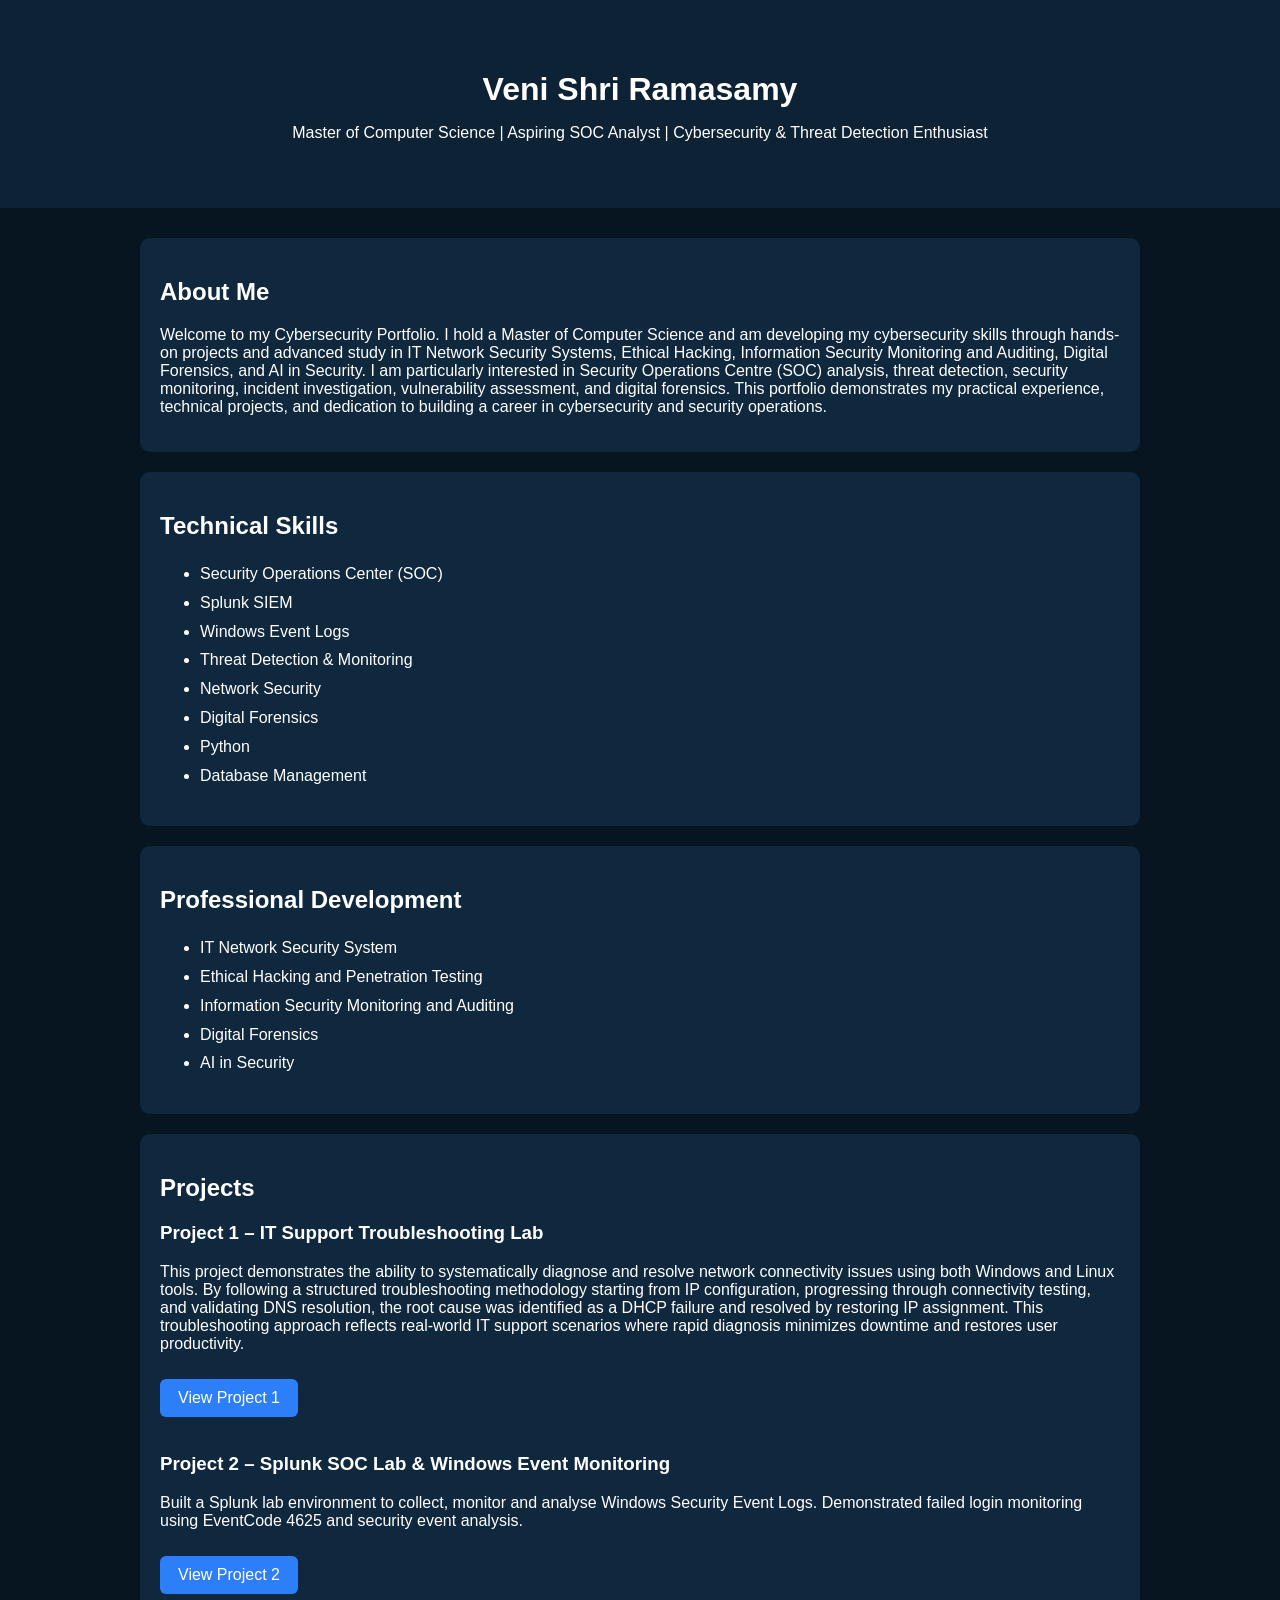
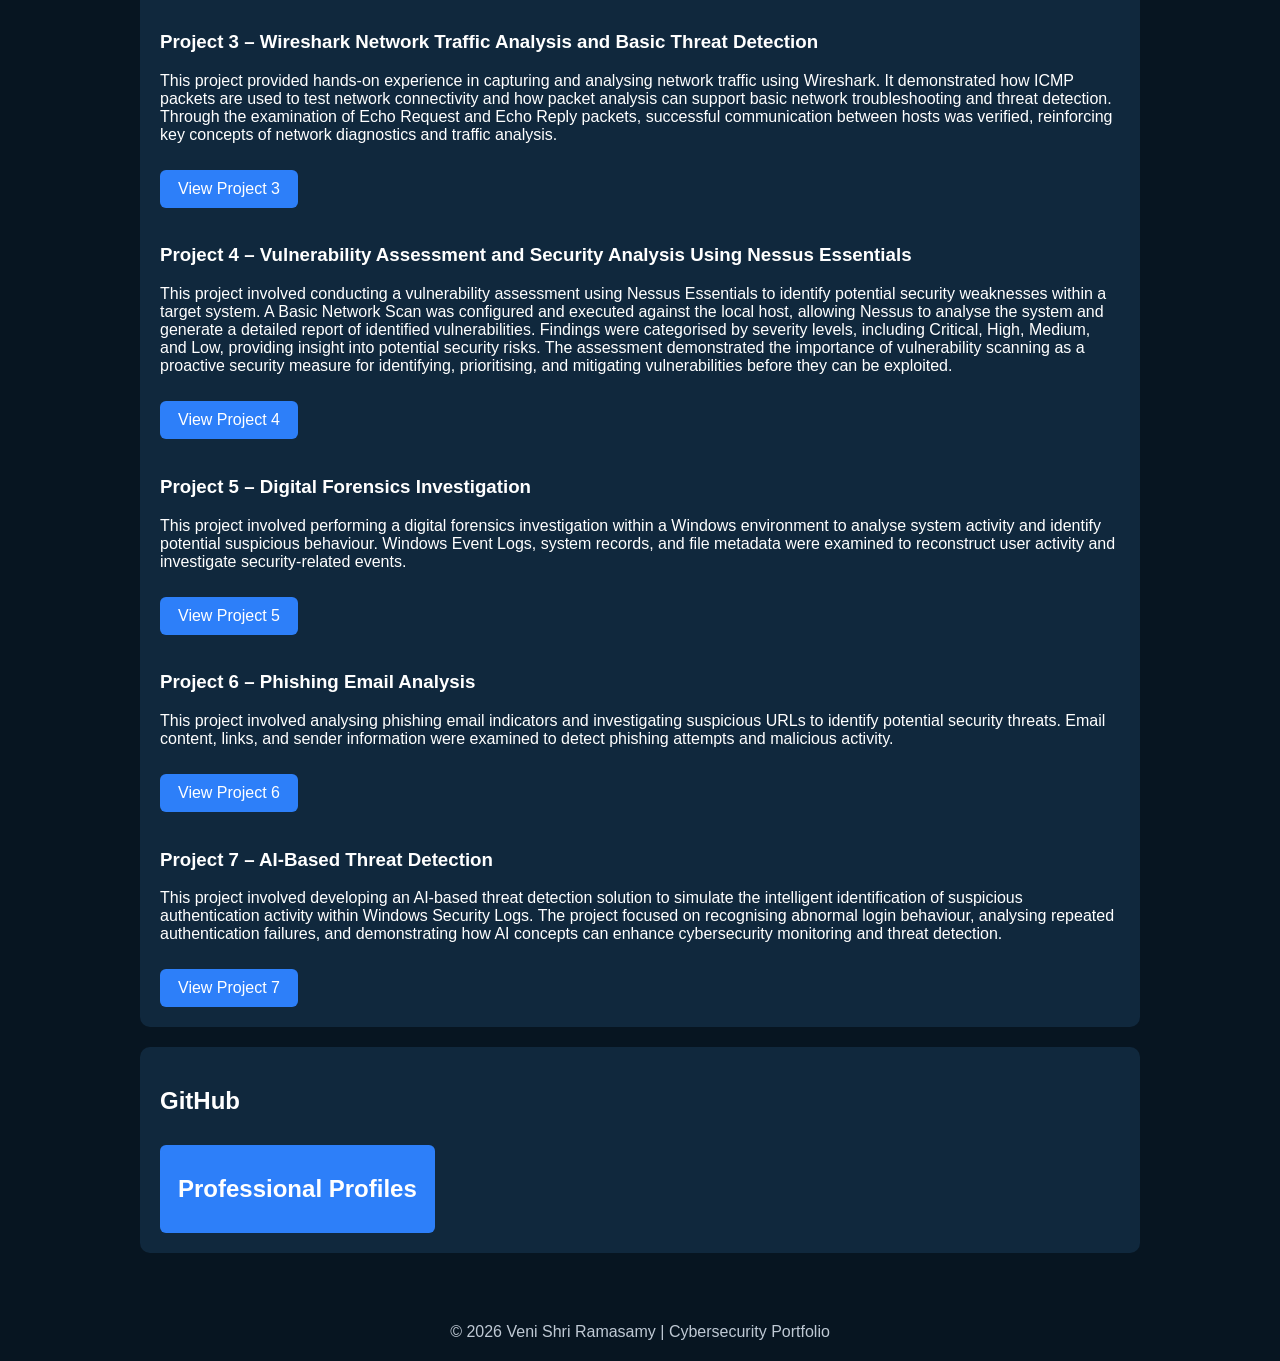
<file: index.html>
<!DOCTYPE html>
<html lang="en">
<head>
    <meta charset="UTF-8">
    <meta name="viewport" content="width=device-width, initial-scale=1.0">
    <title>Veni Shri Ramasamy | Cybersecurity Portfolio</title>

    <style>
        body {
            font-family: Arial, sans-serif;
            background: #071521;
            color: white;
            margin: 0;
            padding: 0;
        }

        header {
            text-align: center;
            padding: 50px 20px;
            background: #0d2235;
        }

        h1 {
            margin-bottom: 10px;
        }

        .container {
            max-width: 1000px;
            margin: auto;
            padding: 30px;
        }

        .card {
            background: #10283d;
            padding: 20px;
            margin-bottom: 20px;
            border-radius: 10px;
        }

        a.button {
            display: inline-block;
            background: #2d7ff9;
            color: white;
            text-decoration: none;
            padding: 10px 18px;
            border-radius: 6px;
            margin-top: 10px;
        }

        a.button:hover {
            opacity: 0.9;
        }

        ul {
            line-height: 1.8;
        }

        footer {
            text-align: center;
            padding: 20px;
            color: #bfc9d4;
        }
    </style>
</head>
<body>

<header>
    <h1>Veni Shri Ramasamy</h1>
    <p>Master of Computer Science | Aspiring SOC Analyst | Cybersecurity & Threat Detection Enthusiast</p>
</header>

<div class="container">

    <div class="card">
    <h2>About Me</h2>
    <p>
        Welcome to my Cybersecurity Portfolio.

        I hold a Master of Computer Science and am developing my cybersecurity skills through hands-on projects and 
        advanced study in IT Network Security Systems, Ethical Hacking, Information Security Monitoring and Auditing, 
        Digital Forensics, and AI in Security. I am particularly interested in Security Operations Centre (SOC) analysis, 
        threat detection, security monitoring, incident investigation, vulnerability assessment, and digital forensics.

        This portfolio demonstrates my practical experience, technical projects, and dedication to building a career in 
        cybersecurity and security operations.
    </p>
</div>

    <div class="card">
        <h2>Technical Skills</h2>
        <ul>
            <li>Security Operations Center (SOC)</li>
            <li>Splunk SIEM</li>
            <li>Windows Event Logs</li>
            <li>Threat Detection & Monitoring</li>
            <li>Network Security</li>
            <li>Digital Forensics</li>
            <li>Python</li>
            <li>Database Management</li>
        </ul>
    </div>

    <div class="card">
    <h2>Professional Development</h2>
    <ul>
        <li>IT Network Security System</li>
        <li>Ethical Hacking and Penetration Testing</li>
        <li>Information Security Monitoring and Auditing</li>
        <li>Digital Forensics</li>
        <li>AI in Security</li>
    </ul>
</div>
    <div class="card">
        <h2>Projects</h2>

        <h3>Project 1 – IT Support Troubleshooting Lab</h3>
        <p>This project demonstrates the ability to systematically diagnose and resolve network connectivity issues using both Windows and Linux tools. 
           By following a structured troubleshooting methodology starting from IP configuration, progressing through connectivity testing, and validating DNS resolution, the root cause was identified as a DHCP failure and resolved by restoring IP assignment.
           This troubleshooting approach reflects real-world IT support scenarios where rapid diagnosis minimizes downtime and restores user productivity.
        </p>

        <a class="button"
           href="./project1/index.html"
           target="_blank"
           rel="noopener noreferrer">
           View Project 1
        </a>

        <br><br>

        <h3>Project 2 – Splunk SOC Lab & Windows Event Monitoring</h3>
        <p>
            Built a Splunk lab environment to collect, monitor and analyse Windows Security Event Logs.
            Demonstrated failed login monitoring using EventCode 4625 and security event analysis.
        </p>

        <a class="button"
           href="./project2/index.html"
           target="_blank">
           View Project 2
        </a>
        <br><br>

        <h3>Project 3 – Wireshark Network Traffic Analysis and Basic Threat Detection</h3>
        <p>
            This project provided hands-on experience in capturing and analysing network traffic 
            using Wireshark. It demonstrated how ICMP packets are used to test network connectivity 
            and how packet analysis can support basic network troubleshooting and threat detection. 
            Through the examination of Echo Request and Echo Reply packets, successful communication 
            between hosts was verified, reinforcing key concepts of network diagnostics and traffic analysis.
        </p>

        <a class="button"
           href="./project3/index.html"
           target="_blank"
           rel="noopener noreferrer">
           View Project 3
        </a>
         <br><br>

        <h3>Project 4 – Vulnerability Assessment and Security Analysis Using Nessus Essentials</h3>
        <p>
            This project involved conducting a vulnerability assessment using Nessus Essentials to 
            identify potential security weaknesses within a target system. A Basic Network Scan was 
            configured and executed against the local host, allowing Nessus to analyse the system and 
            generate a detailed report of identified vulnerabilities. Findings were categorised by 
            severity levels, including Critical, High, Medium, and Low, providing insight into potential 
            security risks. The assessment demonstrated the importance of vulnerability scanning as a 
            proactive security measure for identifying, prioritising, and mitigating vulnerabilities 
            before they can be exploited.
        </p>

        <a class="button"
           href="./project4/index.html"
           target="_blank"
           rel="noopener noreferrer">
           View Project 4
        </a>
         <br><br>

        <h3>Project 5 – Digital Forensics Investigation</h3>
        <p>
            This project involved performing a digital forensics investigation 
            within a Windows environment to analyse system activity and identify 
            potential suspicious behaviour. Windows Event Logs, system records, 
            and file metadata were examined to reconstruct user activity and 
            investigate security-related events.
        </p>

        <a class="button"
           href="./project5/index.html"
           target="_blank"
           rel="noopener noreferrer">
           View Project 5
        </a>
         <br><br>

        <h3>Project 6 – Phishing Email Analysis</h3>
        <p>
            This project involved analysing phishing email indicators and 
            investigating suspicious URLs to identify potential security threats. 
            Email content, links, and sender information were examined to detect 
            phishing attempts and malicious activity.
        </p>

          <a class="button"
           href="./project6/index.html"
           target="_blank"
           rel="noopener noreferrer">
           View Project 6
        </a>
        <br><br>

        <h3>Project 7 – AI-Based Threat Detection</h3>
        <p>
            This project involved developing an AI-based threat detection 
            solution to simulate the intelligent identification of suspicious 
            authentication activity within Windows Security Logs. 
            The project focused on recognising abnormal login behaviour, 
            analysing repeated authentication failures, and demonstrating 
            how AI concepts can enhance cybersecurity monitoring and threat detection.
        </p>

        <a class="button"
           href="./project7/index.html"
           target="_blank"
           rel="noopener noreferrer">
           View Project 7
        </a>
    </div>

    <div class="card">
        <h2>GitHub</h2>

        <a class="button"
           href="https://github.com/VR950612"
           target="_blank"
           rel="noopener noreferrer">
           <h2>Professional Profiles</h2>
        </a>
    </div>

</div>

<footer>
    © 2026 Veni Shri Ramasamy | Cybersecurity Portfolio
</footer>

</body>
</html>
</file>
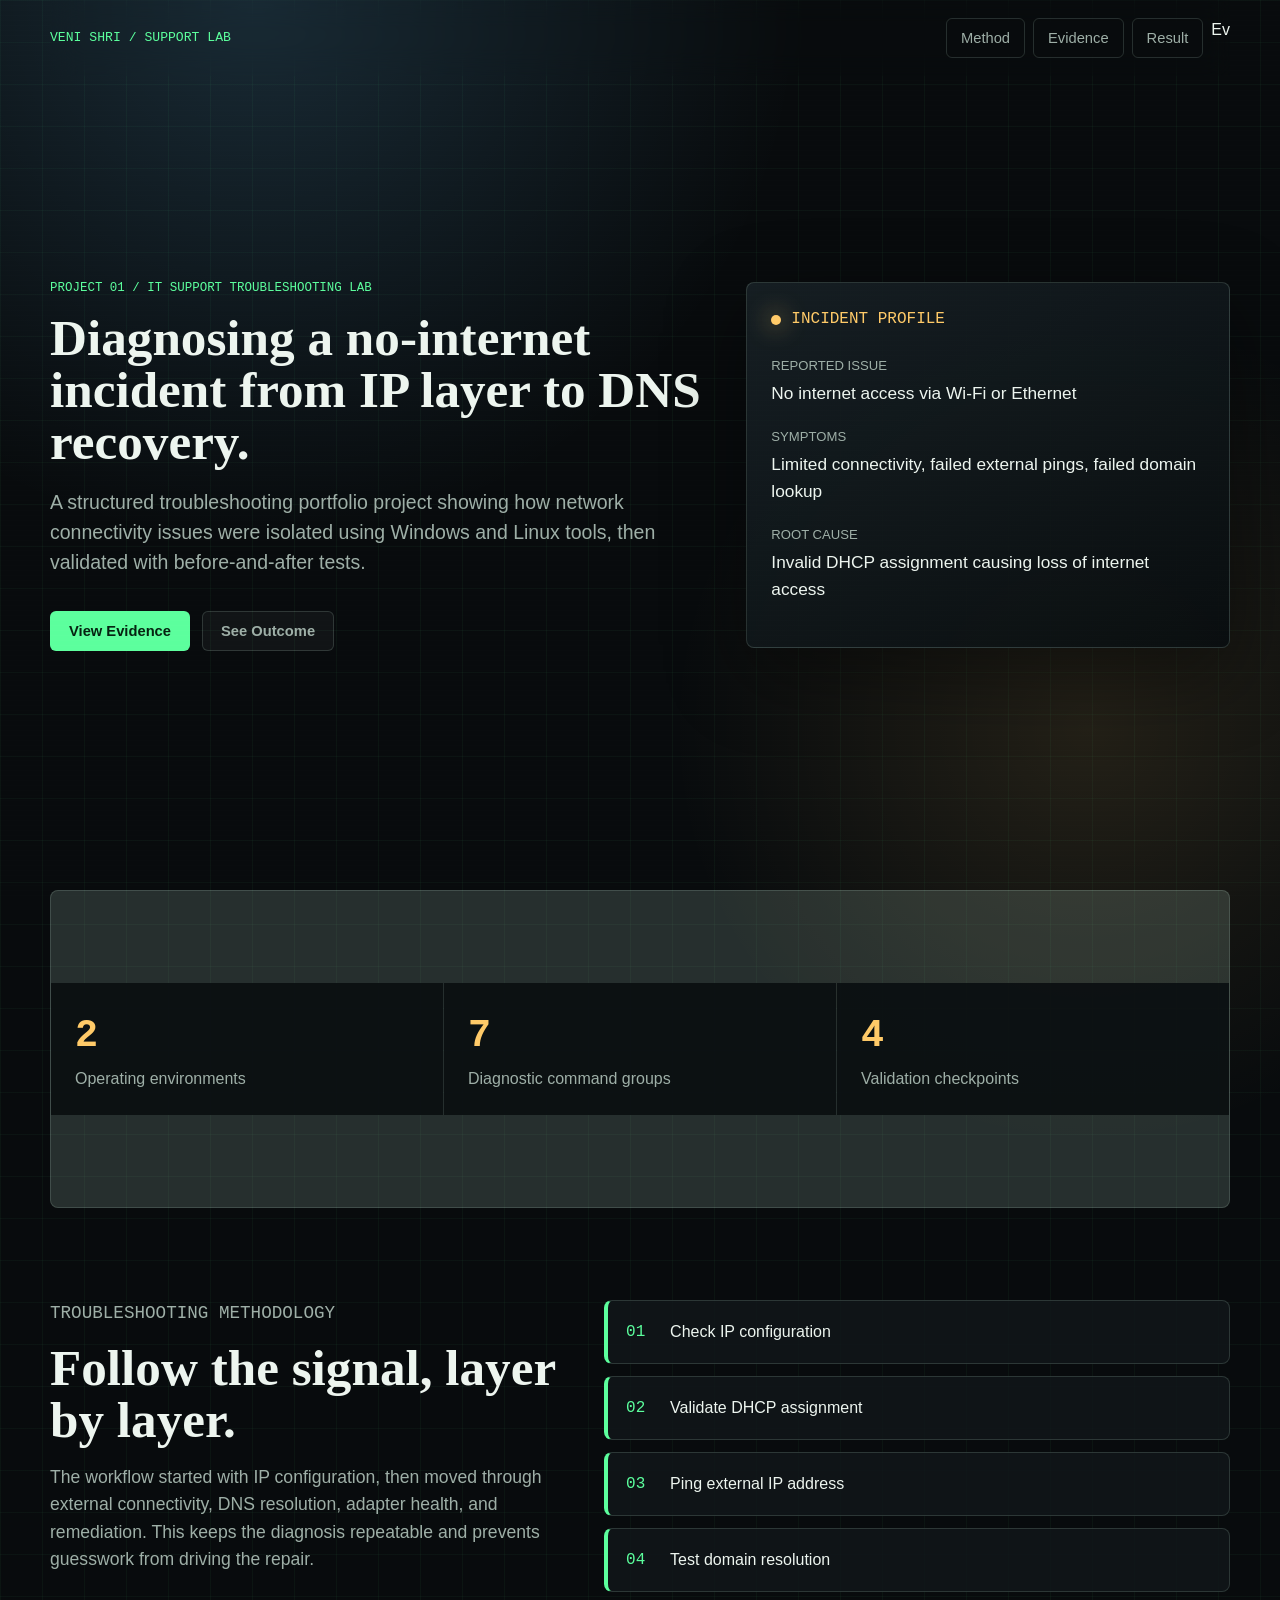
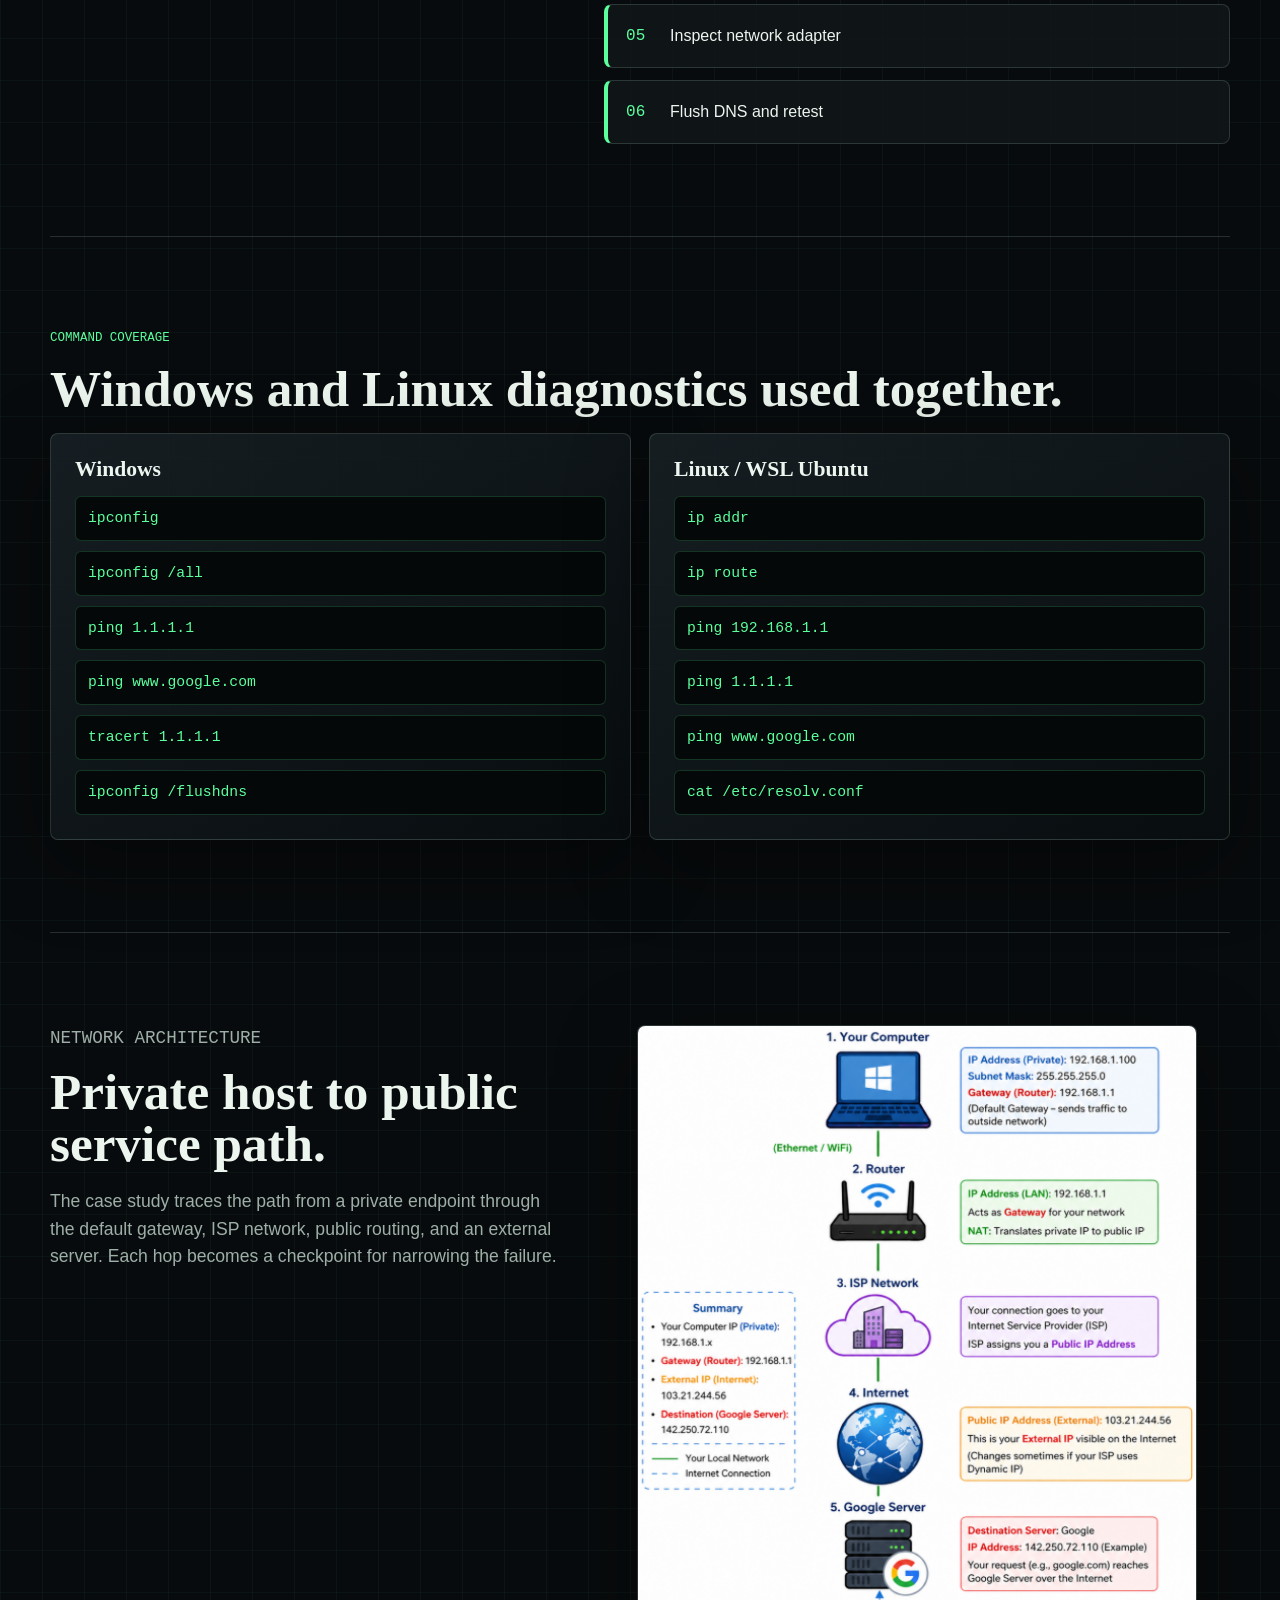
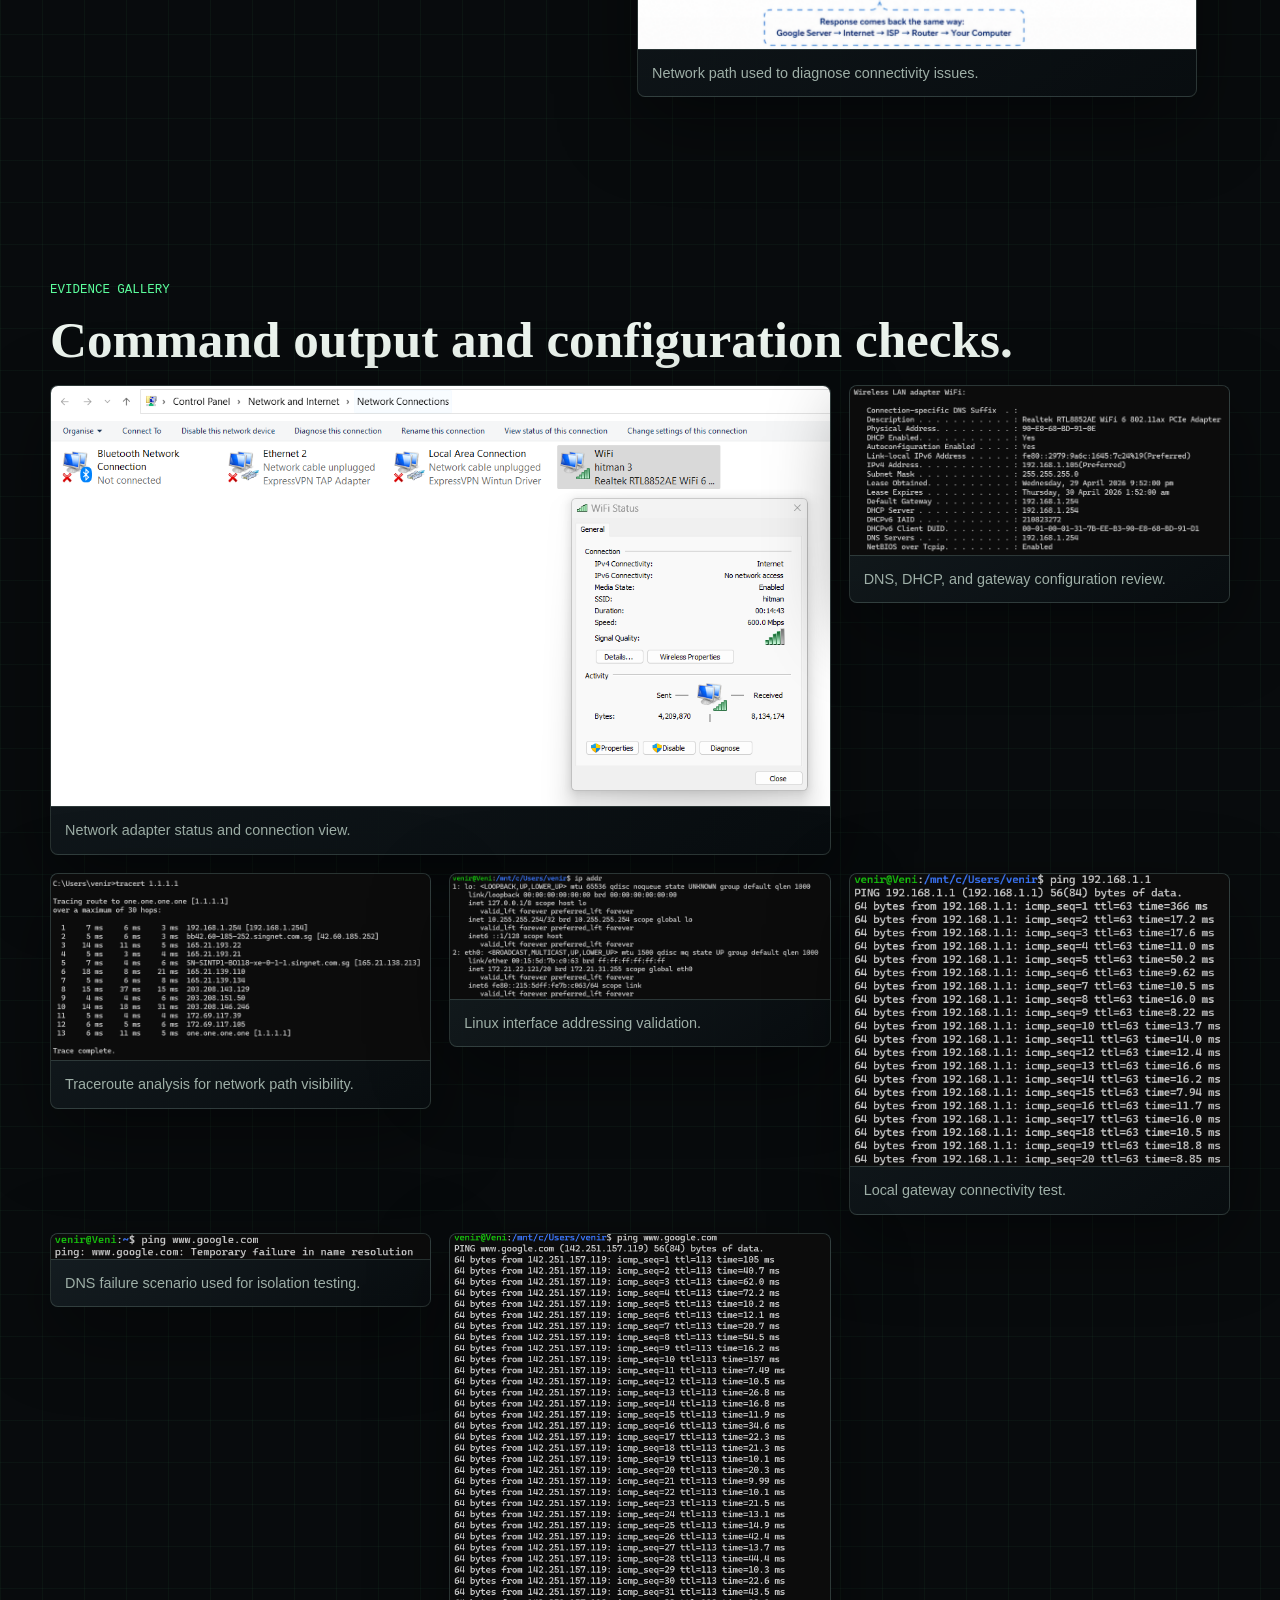
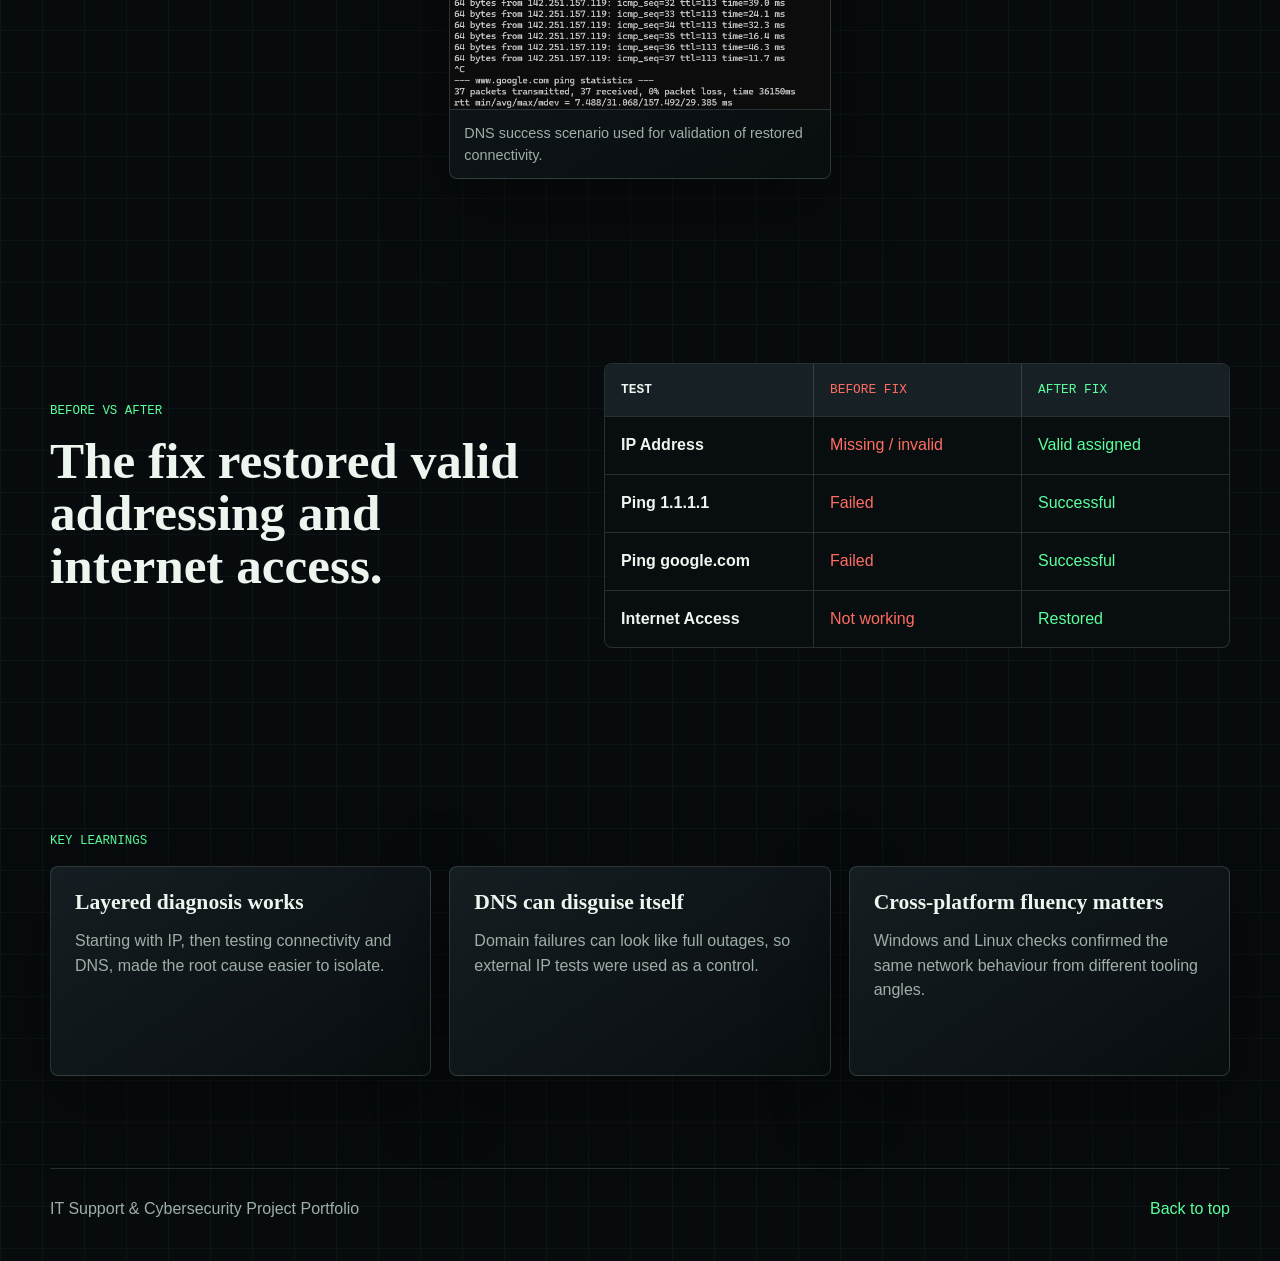
<file: project1/index.html>
<!doctype html>
<html lang="en">
  <head>
    <meta charset="utf-8" />
    <meta name="viewport" content="width=device-width, initial-scale=1" />
    <title>IT Support & Cybersecurity Project Portfolio</title>
    <meta
      name="description"
      content="A project portfolio case study showing structured IT support troubleshooting across Windows and Linux network diagnostics."
    />
    <link rel="icon" href="favicon.svg" type="image/svg+xml" />
    <link rel="stylesheet" href="styles.css" />
  </head>
  <body>
    <header class="site-header" aria-label="Primary navigation">
      <a class="brand" href="#top">Veni Shri / Support Lab</a>
      <nav>
        <a href="#method">Method</a>
        <a href="#evidence">Evidence</a>
        <a href="#result">Result</a>Ev
      </nav>
    </header>

    <main id="top">
      <section class="hero">
        <div class="hero-copy">
          <p class="eyebrow">Project 01 / IT Support Troubleshooting Lab</p>
          <h2>Diagnosing a no-internet incident from IP layer to DNS recovery.</h2>
          <p class="lede">
            A structured troubleshooting portfolio project showing how network connectivity issues
            were isolated using Windows and Linux tools, then validated with before-and-after tests.
          </p>
          <div class="hero-actions">
            <a class="button primary" href="#evidence">View Evidence</a>
            <a class="button secondary" href="#result">See Outcome</a>
          </div>
        </div>
        <aside class="incident-card" aria-label="Incident summary">
          <div>
            <span class="status-dot"></span>
            <span>Incident profile</span>
          </div>
          <dl>
            <dt>Reported issue</dt>
            <dd>No internet access via Wi-Fi or Ethernet</dd>
            <dt>Symptoms</dt>
            <dd>Limited connectivity, failed external pings, failed domain lookup</dd>
            <dt>Root cause</dt>
            <dd>Invalid DHCP assignment causing loss of internet access</dd>
          </dl>
        </aside>
      </section>

      <section class="metrics" aria-label="Project highlights">
        <article>
          <strong>2</strong>
          <span>Operating environments</span>
        </article>
        <article>
          <strong>7</strong>
          <span>Diagnostic command groups</span>
        </article>
        <article>
          <strong>4</strong>
          <span>Validation checkpoints</span>
        </article>
      </section>

      <section class="split-section" id="method">
        <div>
          <p class="eyebrow">Troubleshooting Methodology</p>
          <h2>Follow the signal, layer by layer.</h2>
          <p>
            The workflow started with IP configuration, then moved through external connectivity,
            DNS resolution, adapter health, and remediation. This keeps the diagnosis repeatable
            and prevents guesswork from driving the repair.
          </p>
        </div>
        <div class="workflow" aria-label="Troubleshooting workflow">
          <div>Check IP configuration</div>
          <div>Validate DHCP assignment</div>
          <div>Ping external IP address</div>
          <div>Test domain resolution</div>
          <div>Inspect network adapter</div>
          <div>Flush DNS and retest</div>
        </div>
      </section>

      <section class="command-section">
        <p class="eyebrow">Command Coverage</p>
        <h2>Windows and Linux diagnostics used together.</h2>
        <div class="command-grid">
          <article>
            <h3>Windows</h3>
            <code>ipconfig</code>
            <code>ipconfig /all</code>
            <code>ping 1.1.1.1</code>
            <code>ping www.google.com</code>
            <code>tracert 1.1.1.1</code>
            <code>ipconfig /flushdns</code>
          </article>
          <article>
            <h3>Linux / WSL Ubuntu</h3>
            <code>ip addr</code>
            <code>ip route</code>
            <code>ping 192.168.1.1</code>
            <code>ping 1.1.1.1</code>
            <code>ping www.google.com</code>
            <code>cat /etc/resolv.conf</code>
          </article>
        </div>
      </section>

      <section class="architecture">
        <div>
          <p class="eyebrow">Network Architecture</p>
          <h2>Private host to public service path.</h2>
          <p>
            The case study traces the path from a private endpoint through the default gateway,
            ISP network, public routing, and an external server. Each hop becomes a checkpoint for
            narrowing the failure.
          </p>
        </div>
        <figure>
          <img src="assets/image20.png" alt="Network architecture path diagram" />
          <figcaption>Network path used to diagnose connectivity issues.</figcaption>
        </figure>
      </section>

      <section class="evidence-section" id="evidence">
        <p class="eyebrow">Evidence Gallery</p>
        <h2>Command output and configuration checks.</h2>
        <div class="evidence-grid">
          <figure class="wide">
            <img src="assets/image9.png" alt="Windows network connections screen" />
            <figcaption>Network adapter status and connection view.</figcaption>
          </figure>
          <figure>
            <img src="assets/image3.png" alt="Detailed Windows IP configuration output" />
            <figcaption>DNS, DHCP, and gateway configuration review.</figcaption>
          </figure>
          <figure>
            <img src="assets/image7.png" alt="Traceroute command output" />
            <figcaption>Traceroute analysis for network path visibility.</figcaption>
          </figure>
          <figure>
            <img src="assets/image11.png" alt="Linux IP address command output" />
            <figcaption>Linux interface addressing validation.</figcaption>
          </figure>
          <figure>
            <img src="assets/image13.png" alt="Linux gateway ping output" />
            <figcaption>Local gateway connectivity test.</figcaption>
          </figure>
          <figure>
            <img src="assets/image18.png" alt="Failed Linux domain ping output" />
            <figcaption>DNS failure scenario used for isolation testing.</figcaption>
          </figure>
          <figure>
            <img src="assets/image17.png" alt="Failed Linux domain ping output" />
            <figcaption>DNS success scenario used for validation of restored connectivity.</figcaption>
          </figure>
        </div>
      </section>

      <section class="result-section" id="result">
        <div>
          <p class="eyebrow">Before vs After</p>
          <h2>The fix restored valid addressing and internet access.</h2>
        </div>
        <div class="comparison-table" role="table" aria-label="Before and after troubleshooting result">
          <div role="row" class="header-row">
            <span role="columnheader">Test</span>
            <span role="columnheader">Before Fix</span>
            <span role="columnheader">After Fix</span>
          </div>
          <div role="row">
            <span role="cell">IP Address</span>
            <span role="cell">Missing / invalid</span>
            <span role="cell">Valid assigned</span>
          </div>
          <div role="row">
            <span role="cell">Ping 1.1.1.1</span>
            <span role="cell">Failed</span>
            <span role="cell">Successful</span>
          </div>
          <div role="row">
            <span role="cell">Ping google.com</span>
            <span role="cell">Failed</span>
            <span role="cell">Successful</span>
          </div>
          <div role="row">
            <span role="cell">Internet Access</span>
            <span role="cell">Not working</span>
            <span role="cell">Restored</span>
          </div>
        </div>
      </section>

      <section class="learning-section">
        <p class="eyebrow">Key Learnings</p>
        <div class="learning-list">
          <article>
            <h3>Layered diagnosis works</h3>
            <p>Starting with IP, then testing connectivity and DNS, made the root cause easier to isolate.</p>
          </article>
          <article>
            <h3>DNS can disguise itself</h3>
            <p>Domain failures can look like full outages, so external IP tests were used as a control.</p>
          </article>
          <article>
            <h3>Cross-platform fluency matters</h3>
            <p>Windows and Linux checks confirmed the same network behaviour from different tooling angles.</p>
          </article>
        </div>
      </section>
    </main>

    <footer>
      <span>IT Support & Cybersecurity Project Portfolio</span>
      <a href="#top">Back to top</a>
    </footer>
  </body>
</html>
</file>
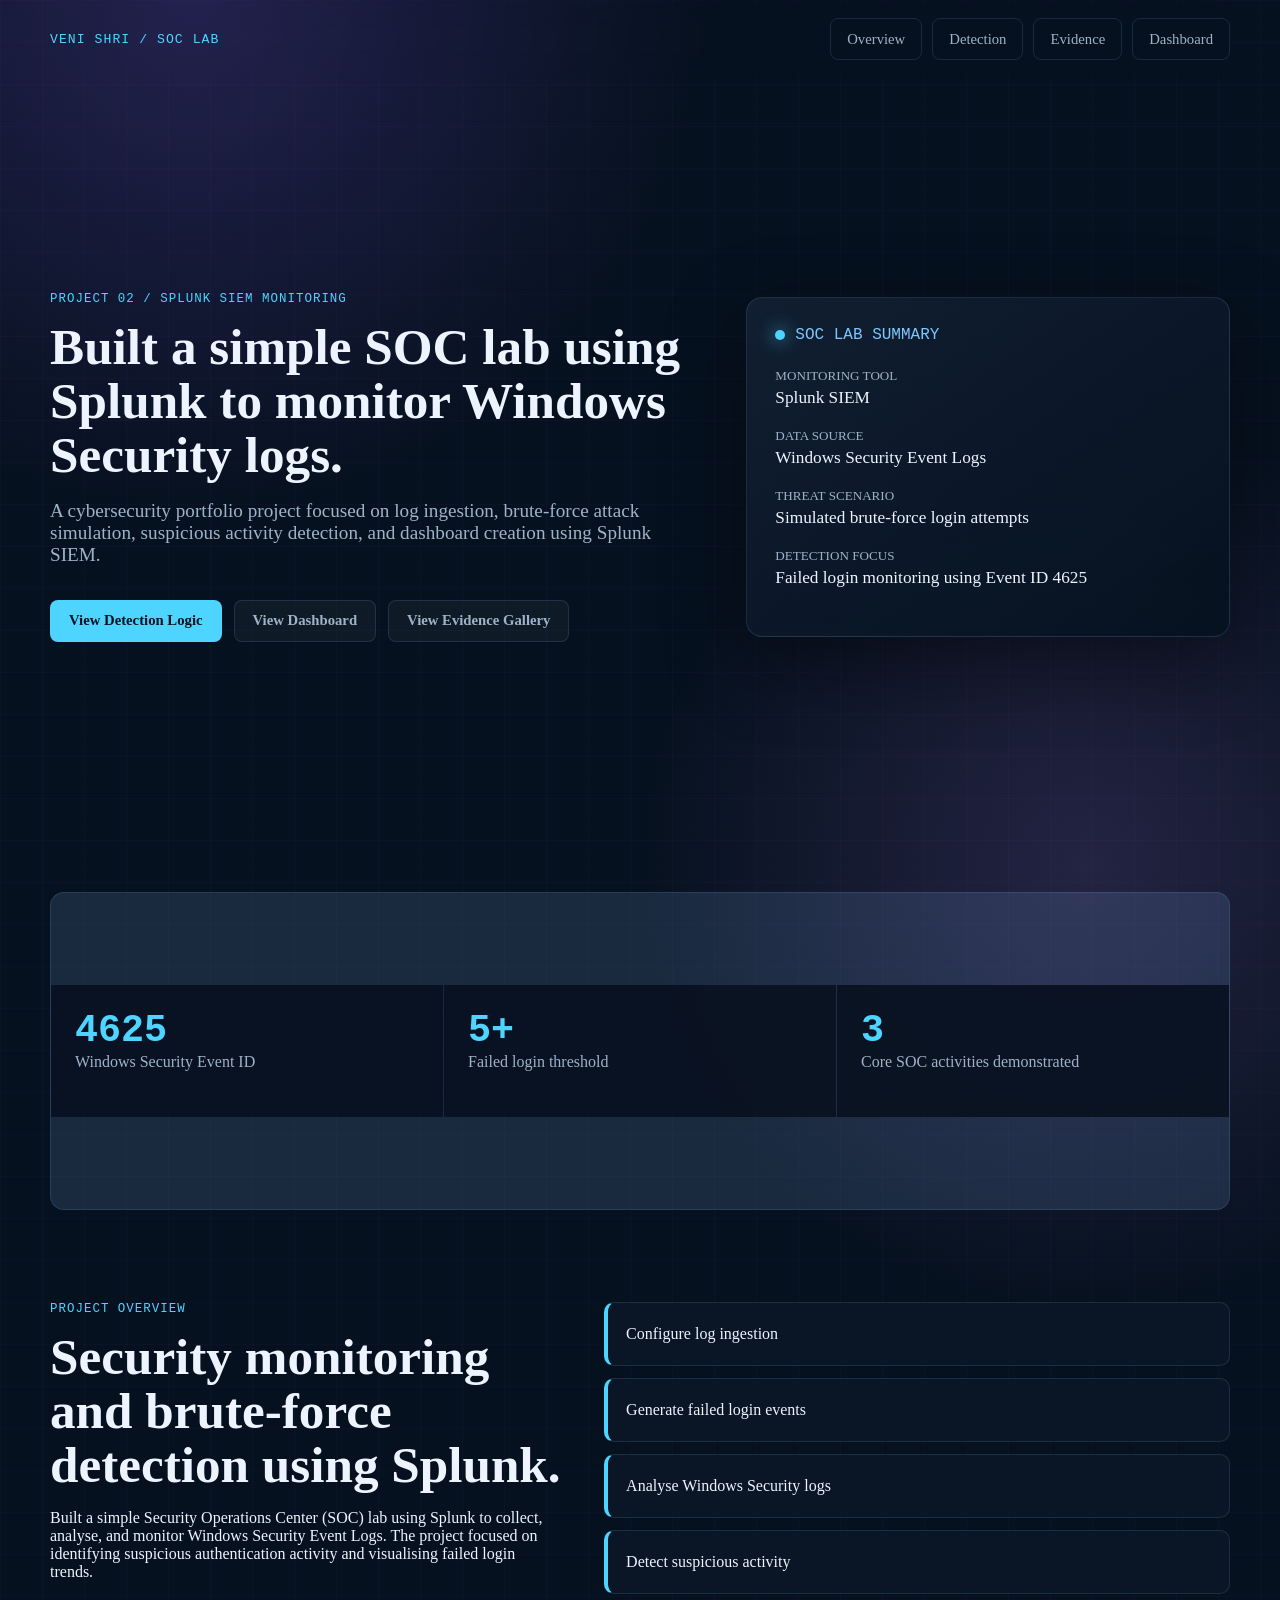
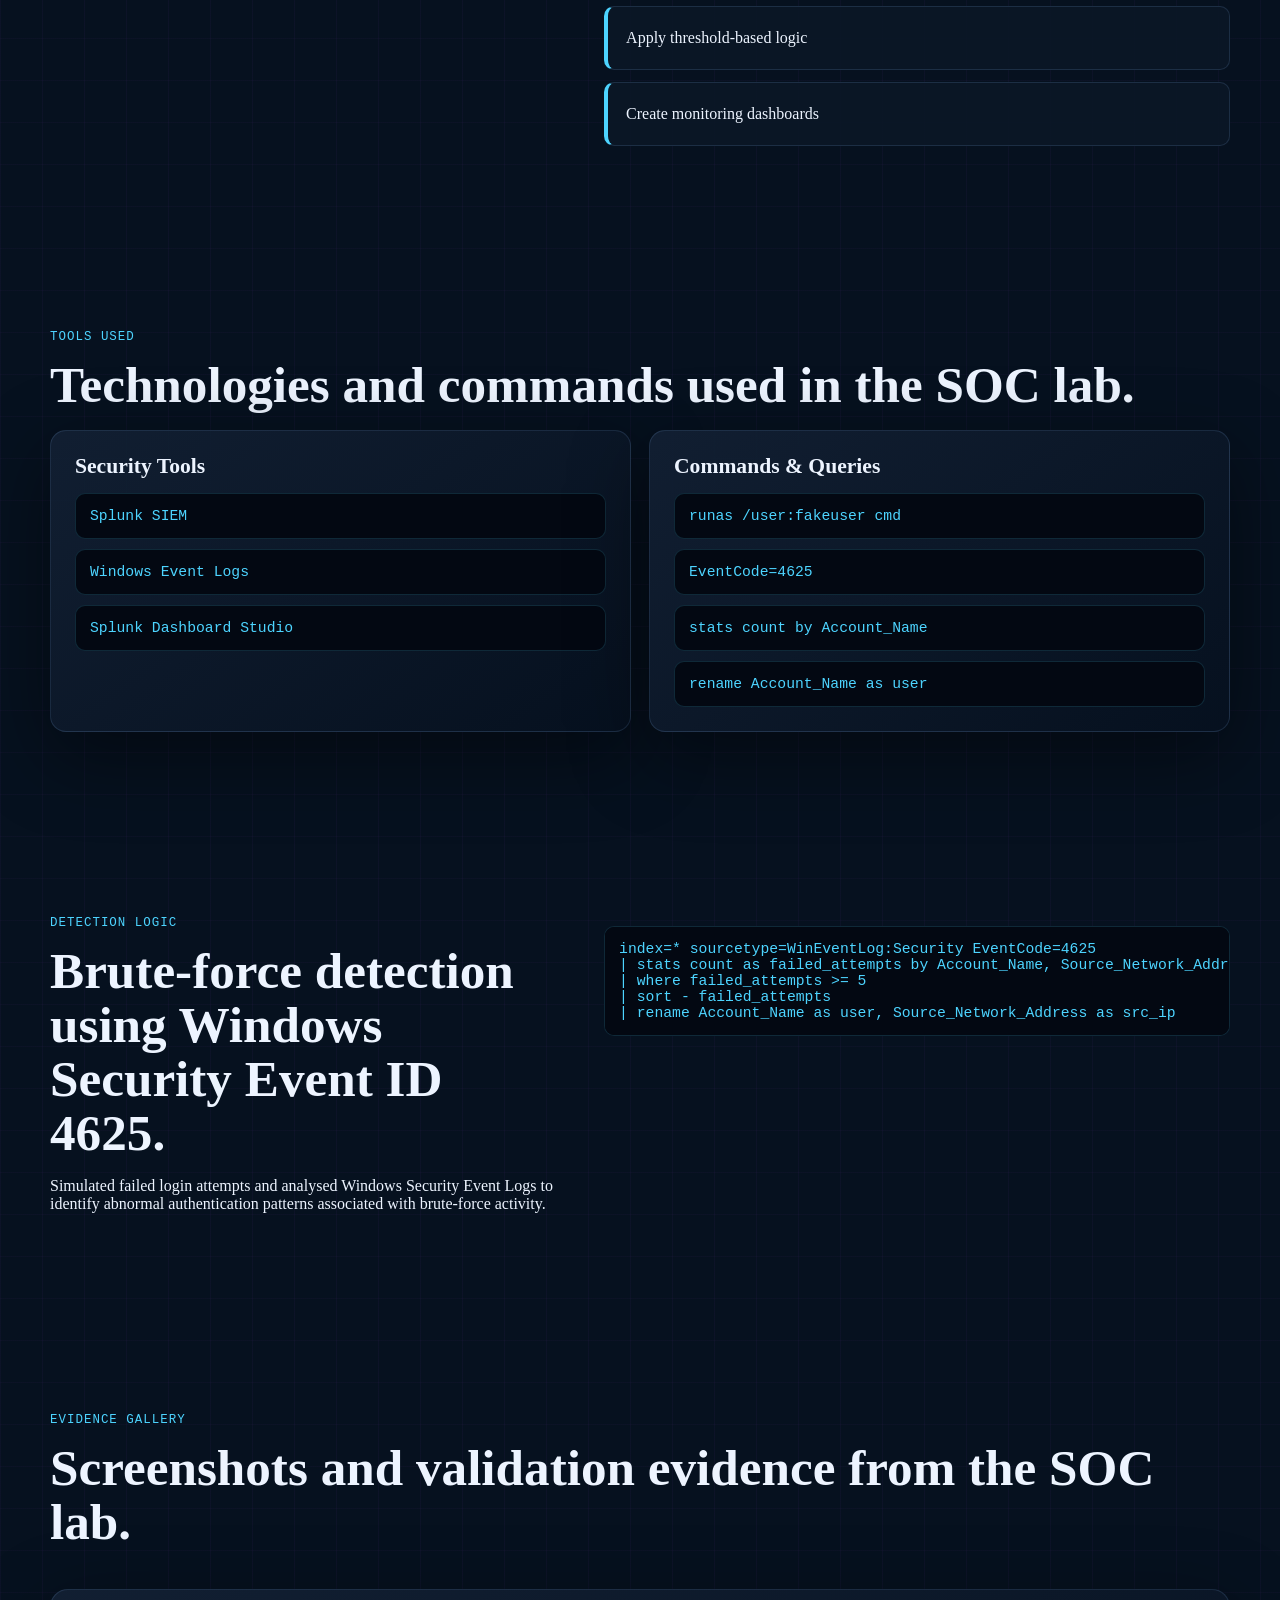
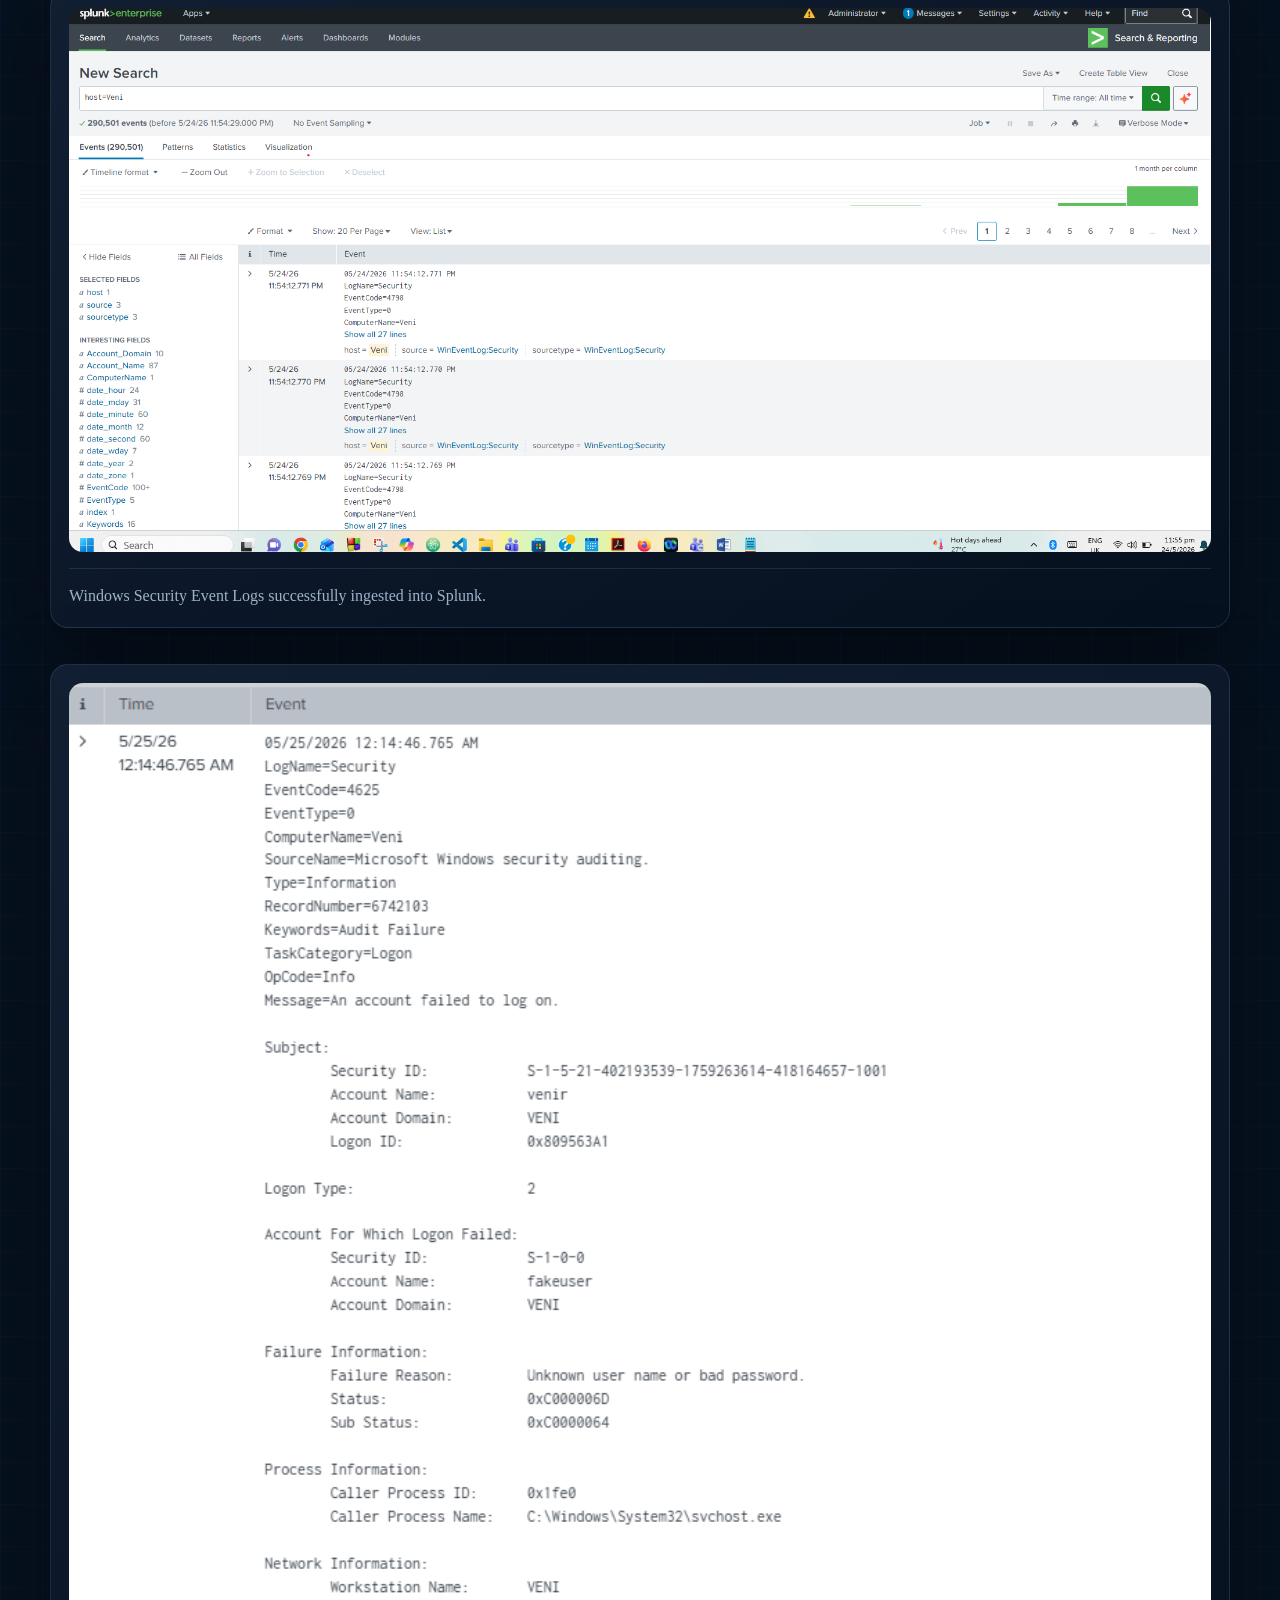
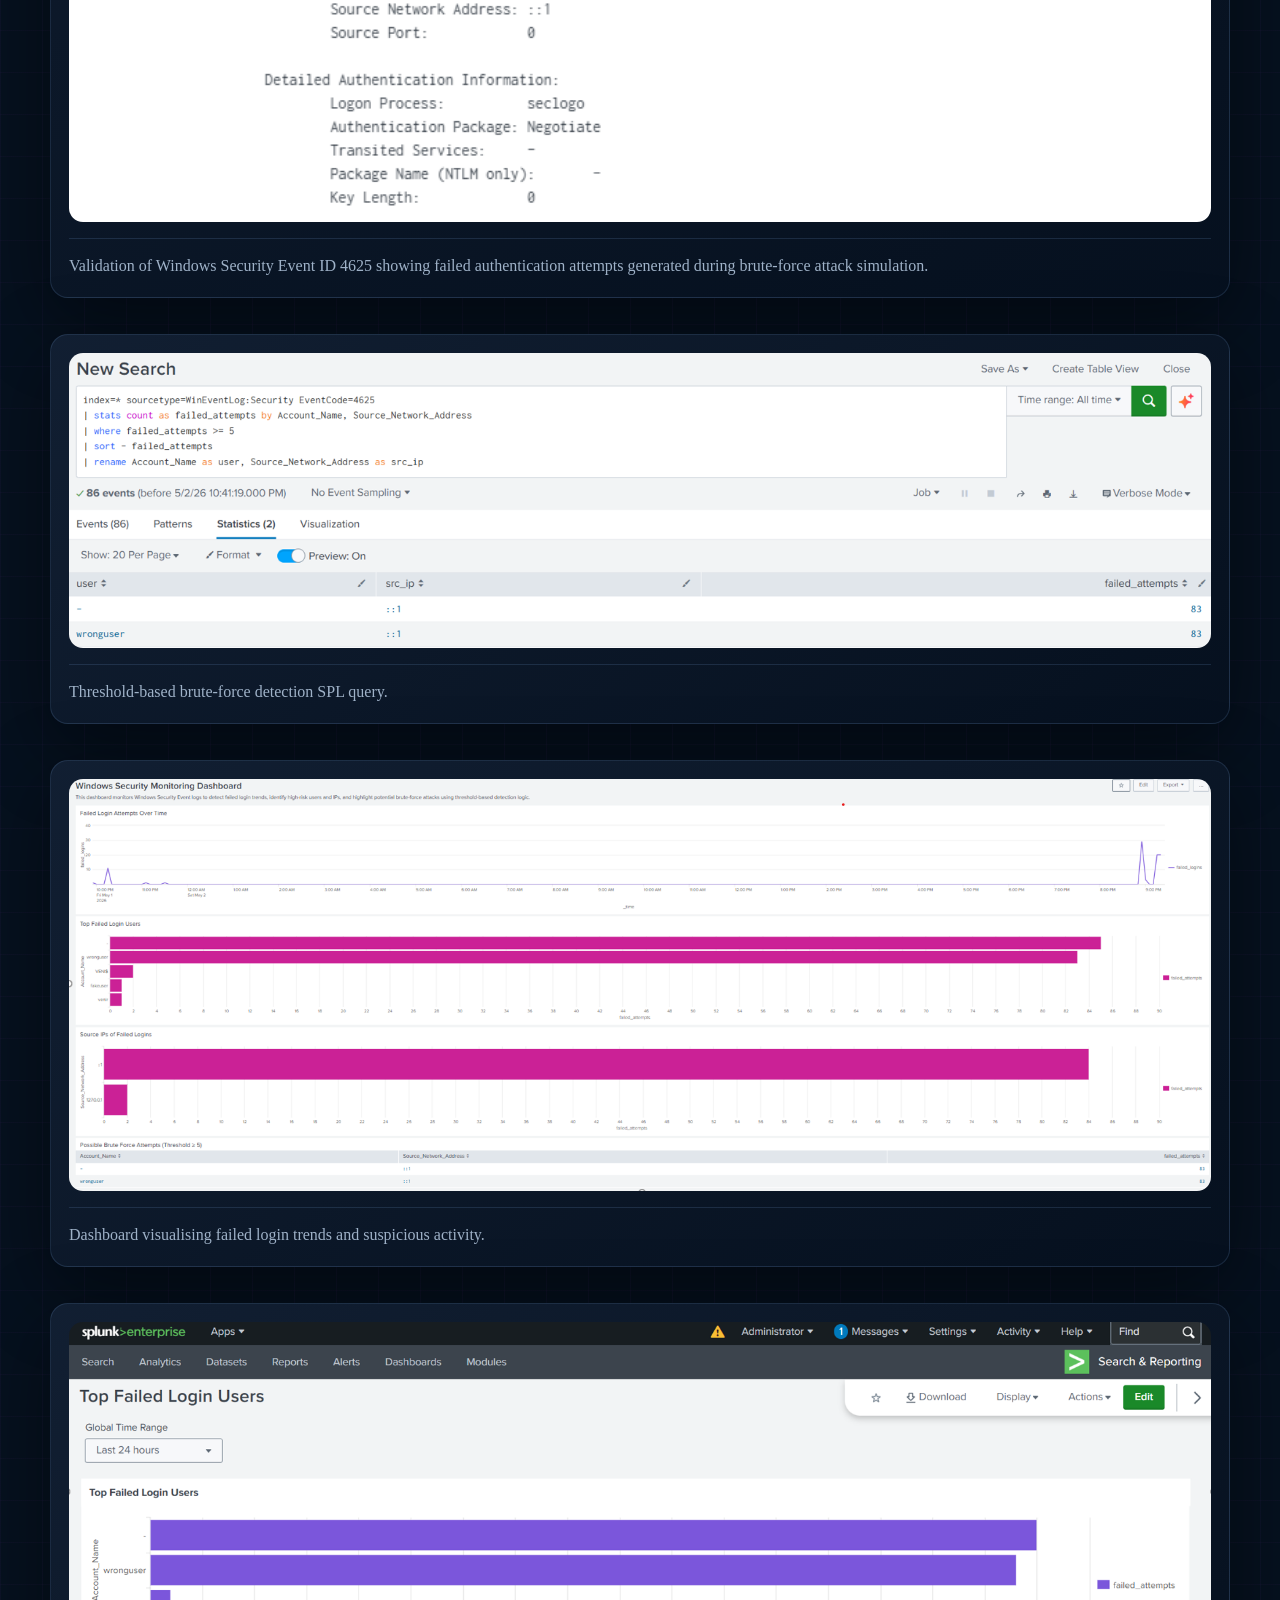
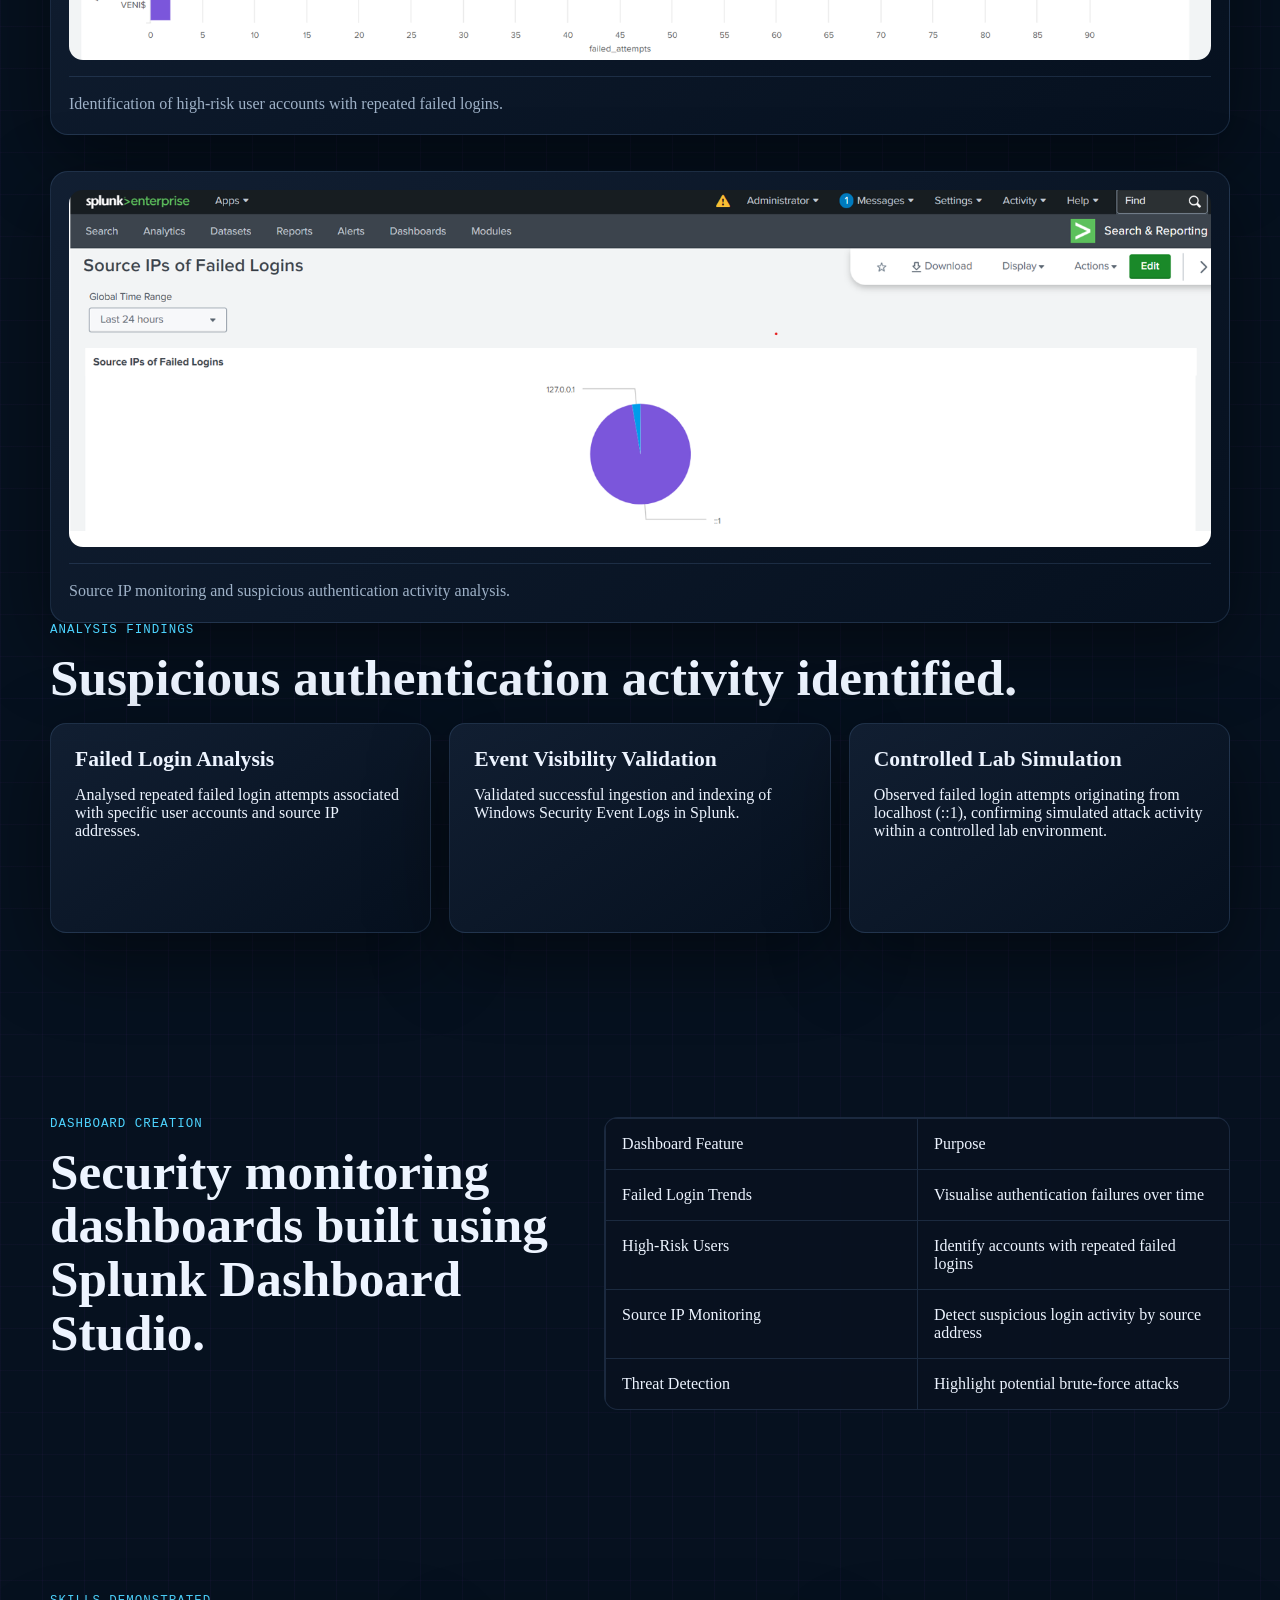
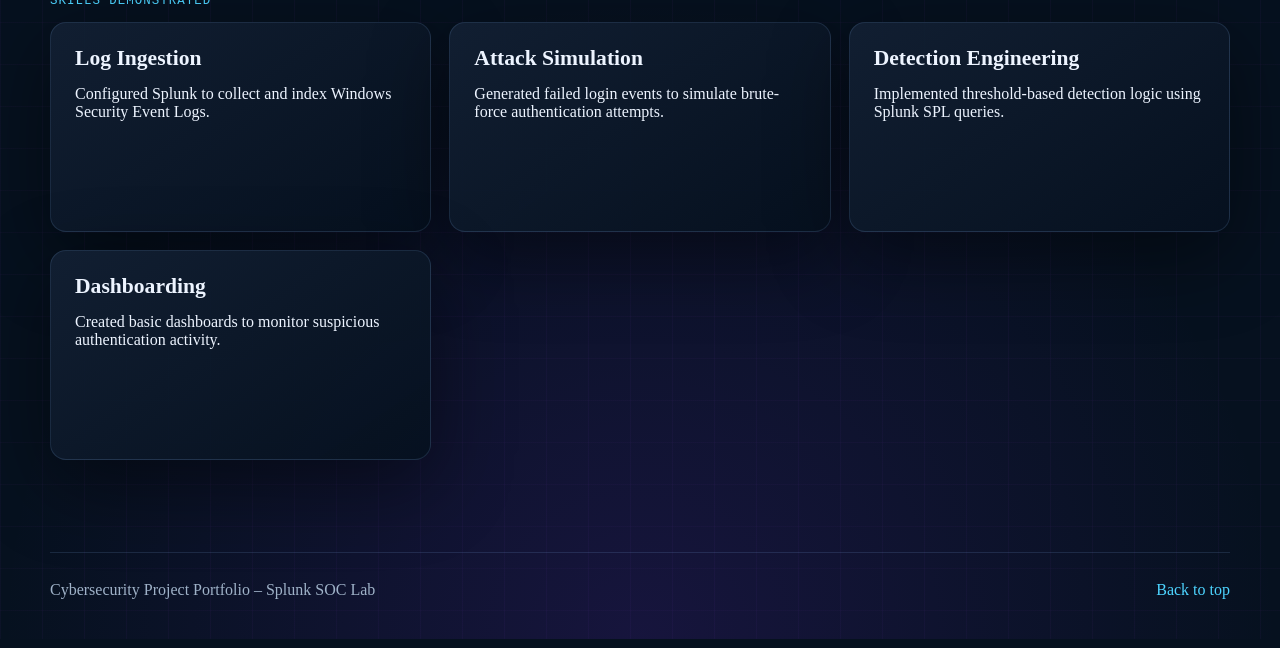
<file: project2/index.html>
<!doctype html>
<html lang="en">
  <head>
    <meta charset="utf-8" />
    <meta name="viewport" content="width=device-width, initial-scale=1" />
    <title>Splunk SOC Lab Portfolio</title>
    <meta
      name="description"
      content="A cybersecurity portfolio project demonstrating Splunk SIEM monitoring,
      Windows Security log analysis, brute-force attack simulation, and dashboard creation."
    />
    <link rel="icon" href="favicon.svg" type="image/svg+xml" />
    <link rel="stylesheet" href="styles.css" />
  </head>
  <body>
    <header class="site-header" aria-label="Primary navigation">
      <a class="brand" href="#top">Veni Shri / SOC Lab</a>
      <nav>
        <a href="#overview">Overview</a>
        <a href="#detection">Detection</a>
        <a href="#evidence">Evidence</a>
        <a href="#dashboard">Dashboard</a>
      </nav>
    </header>

    <main id="top">
      <section class="hero">
        <div class="hero-copy">
          <p class="eyebrow">Project 02 / Splunk SIEM Monitoring</p>
          <h2>Built a simple SOC lab using Splunk to monitor Windows Security logs.</h2>
          <p class="lede">
            A cybersecurity portfolio project focused on log ingestion, brute-force attack simulation,
            suspicious activity detection, and dashboard creation using Splunk SIEM.
          </p>
          <div class="hero-actions">
            <a class="button primary" href="#detection">View Detection Logic</a>
            <a class="button secondary" href="#dashboard">View Dashboard</a>
            <a class="button secondary" href="#evidence">View Evidence Gallery</a>
          </div>
        </div>

        <aside class="incident-card" aria-label="SOC lab summary">
          <div>
            <span class="status-dot"></span>
            <span>SOC Lab Summary</span>
          </div>
          <dl>
            <dt>Monitoring Tool</dt>
            <dd>Splunk SIEM</dd>

            <dt>Data Source</dt>
            <dd>Windows Security Event Logs</dd>

            <dt>Threat Scenario</dt>
            <dd>Simulated brute-force login attempts</dd>

            <dt>Detection Focus</dt>
            <dd>Failed login monitoring using Event ID 4625</dd>
          </dl>
        </aside>
      </section>

      <section class="metrics" aria-label="Project highlights">
        <article>
          <strong>4625</strong>
          <span>Windows Security Event ID</span>
        </article>

        <article>
          <strong>5+</strong>
          <span>Failed login threshold</span>
        </article>

        <article>
          <strong>3</strong>
          <span>Core SOC activities demonstrated</span>
        </article>
      </section>

      <section class="split-section" id="overview">
        <div>
          <p class="eyebrow">Project Overview</p>
          <h2>Security monitoring and brute-force detection using Splunk.</h2>
          <p>
            Built a simple Security Operations Center (SOC) lab using Splunk to collect,
            analyse, and monitor Windows Security Event Logs. The project focused on
            identifying suspicious authentication activity and visualising failed login trends.
          </p>
        </div>

        <div class="workflow" aria-label="SOC workflow">
          <div>Configure log ingestion</div>
          <div>Generate failed login events</div>
          <div>Analyse Windows Security logs</div>
          <div>Detect suspicious activity</div>
          <div>Apply threshold-based logic</div>
          <div>Create monitoring dashboards</div>
        </div>
      </section>

      <section class="command-section">
        <p class="eyebrow">Tools Used</p>
        <h2>Technologies and commands used in the SOC lab.</h2>

        <div class="command-grid">
          <article>
            <h3>Security Tools</h3>
            <code>Splunk SIEM</code>
            <code>Windows Event Logs</code>
            <code>Splunk Dashboard Studio</code>
          </article>

          <article>
            <h3>Commands & Queries</h3>
            <code>runas /user:fakeuser cmd</code>
            <code>EventCode=4625</code>
            <code>stats count by Account_Name</code>
            <code>rename Account_Name as user</code>
          </article>
        </div>
      </section>

      <section class="architecture" id="detection">
        <div>
          <p class="eyebrow">Detection Logic</p>
          <h2>Brute-force detection using Windows Security Event ID 4625.</h2>
          <p>
            Simulated failed login attempts and analysed Windows Security Event Logs
            to identify abnormal authentication patterns associated with brute-force activity.
          </p>
        </div>

        <div class="code-block">
<pre>
index=* sourcetype=WinEventLog:Security EventCode=4625
| stats count as failed_attempts by Account_Name, Source_Network_Address
| where failed_attempts >= 5
| sort - failed_attempts
| rename Account_Name as user, Source_Network_Address as src_ip
</pre>
        </div>
      </section>

      <section class="evidence-section" id="evidence">
        <p class="eyebrow">Evidence Gallery</p>
        <h2>Screenshots and validation evidence from the SOC lab.</h2>

        <div class="evidence-grid">
          <figure class="wide">
            <img src="assets/splunk-log-ingestion.png" alt="Splunk log ingestion screenshot" />
            <figcaption>Windows Security Event Logs successfully ingested into Splunk.</figcaption>
          </figure>

          <figure>
            <img src="assets/event-4625-results.png" alt="Event ID 4625 search results" />
            <figcaption>Validation of Windows Security Event ID 4625 showing failed authentication attempts generated during brute-force attack simulation.</figcaption>
          </figure>

          <figure>
            <img src="assets/bruteforce-query.png" alt="Brute-force detection query in Splunk" />
            <figcaption>Threshold-based brute-force detection SPL query.</figcaption>
          </figure>

          <figure>
            <img src="assets/dashboard-overview.png" alt="Splunk dashboard overview" />
            <figcaption>Dashboard visualising failed login trends and suspicious activity.</figcaption>
          </figure>

          <figure>
            <img src="assets/high-risk-users.png" alt="High-risk users dashboard panel" />
            <figcaption>Identification of high-risk user accounts with repeated failed logins.</figcaption>
          </figure>

          <figure>
            <img src="assets/source-ip-analysis.png" alt="Source IP analysis dashboard" />
            <figcaption>Source IP monitoring and suspicious authentication activity analysis.</figcaption>
          </figure>
        </div>

        <p class="eyebrow">Analysis Findings</p>
        <h2>Suspicious authentication activity identified.</h2>

        <div class="learning-list">
          <article>
            <h3>Failed Login Analysis</h3>
            <p>
              Analysed repeated failed login attempts associated with specific
              user accounts and source IP addresses.
            </p>
          </article>

          <article>
            <h3>Event Visibility Validation</h3>
            <p>
              Validated successful ingestion and indexing of Windows Security Event Logs in Splunk.
            </p>
          </article>

          <article>
            <h3>Controlled Lab Simulation</h3>
            <p>
              Observed failed login attempts originating from localhost (::1),
              confirming simulated attack activity within a controlled lab environment.
            </p>
          </article>
        </div>
      </section>

      <section class="result-section" id="dashboard">
        <div>
          <p class="eyebrow">Dashboard Creation</p>
          <h2>Security monitoring dashboards built using Splunk Dashboard Studio.</h2>
        </div>

        <div class="comparison-table" role="table" aria-label="Dashboard capabilities">
          <div role="row" class="header-row">
            <span role="columnheader">Dashboard Feature</span>
            <span role="columnheader">Purpose</span>
          </div>

          <div role="row">
            <span role="cell">Failed Login Trends</span>
            <span role="cell">Visualise authentication failures over time</span>
          </div>

          <div role="row">
            <span role="cell">High-Risk Users</span>
            <span role="cell">Identify accounts with repeated failed logins</span>
          </div>

          <div role="row">
            <span role="cell">Source IP Monitoring</span>
            <span role="cell">Detect suspicious login activity by source address</span>
          </div>

          <div role="row">
            <span role="cell">Threat Detection</span>
            <span role="cell">Highlight potential brute-force attacks</span>
          </div>
        </div>
      </section>

      <section class="learning-section">
        <p class="eyebrow">Skills Demonstrated</p>

        <div class="learning-list">
          <article>
            <h3>Log Ingestion</h3>
            <p>Configured Splunk to collect and index Windows Security Event Logs.</p>
          </article>

          <article>
            <h3>Attack Simulation</h3>
            <p>Generated failed login events to simulate brute-force authentication attempts.</p>
          </article>

          <article>
            <h3>Detection Engineering</h3>
            <p>Implemented threshold-based detection logic using Splunk SPL queries.</p>
          </article>

          <article>
            <h3>Dashboarding</h3>
            <p>Created basic dashboards to monitor suspicious authentication activity.</p>
          </article>
        </div>
      </section>
    </main>

    <footer>
      <span>Cybersecurity Project Portfolio – Splunk SOC Lab</span>
      <a href="#top">Back to top</a>
    </footer>
  </body>
</html>
</file>
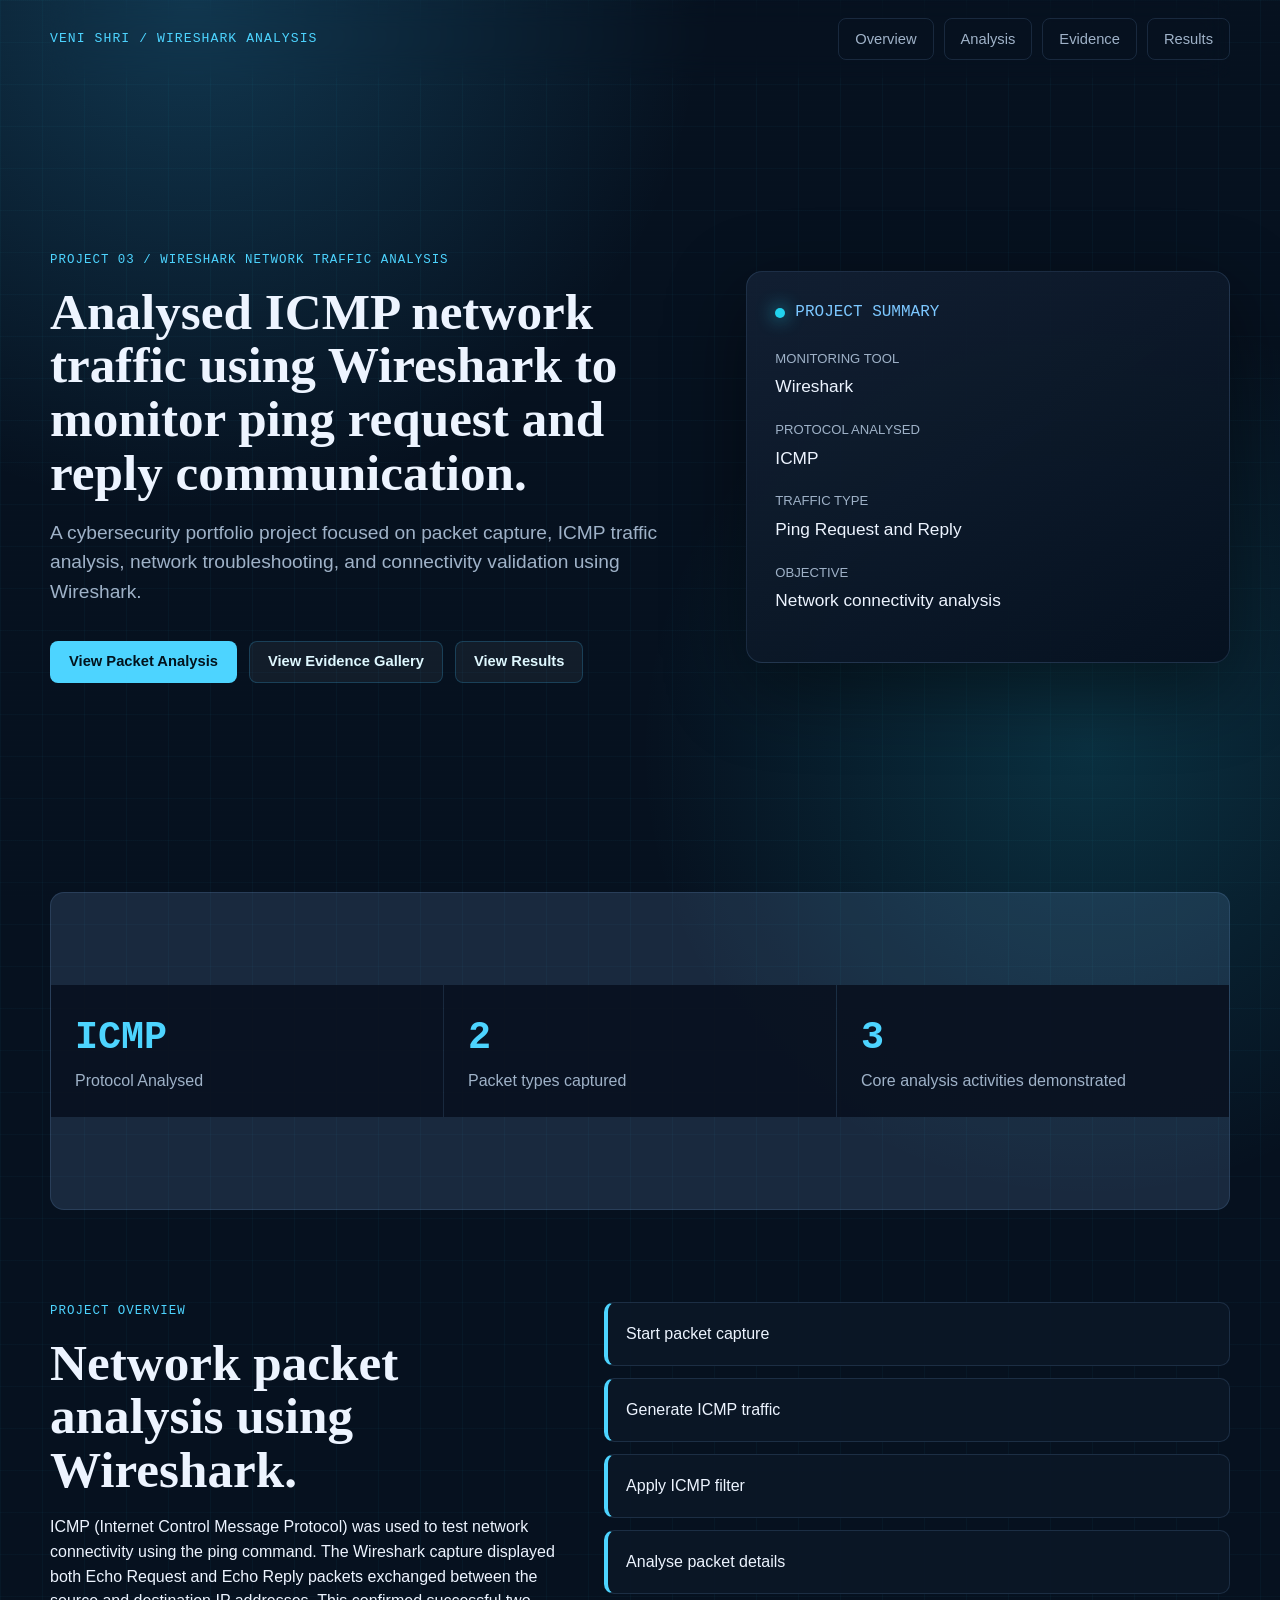
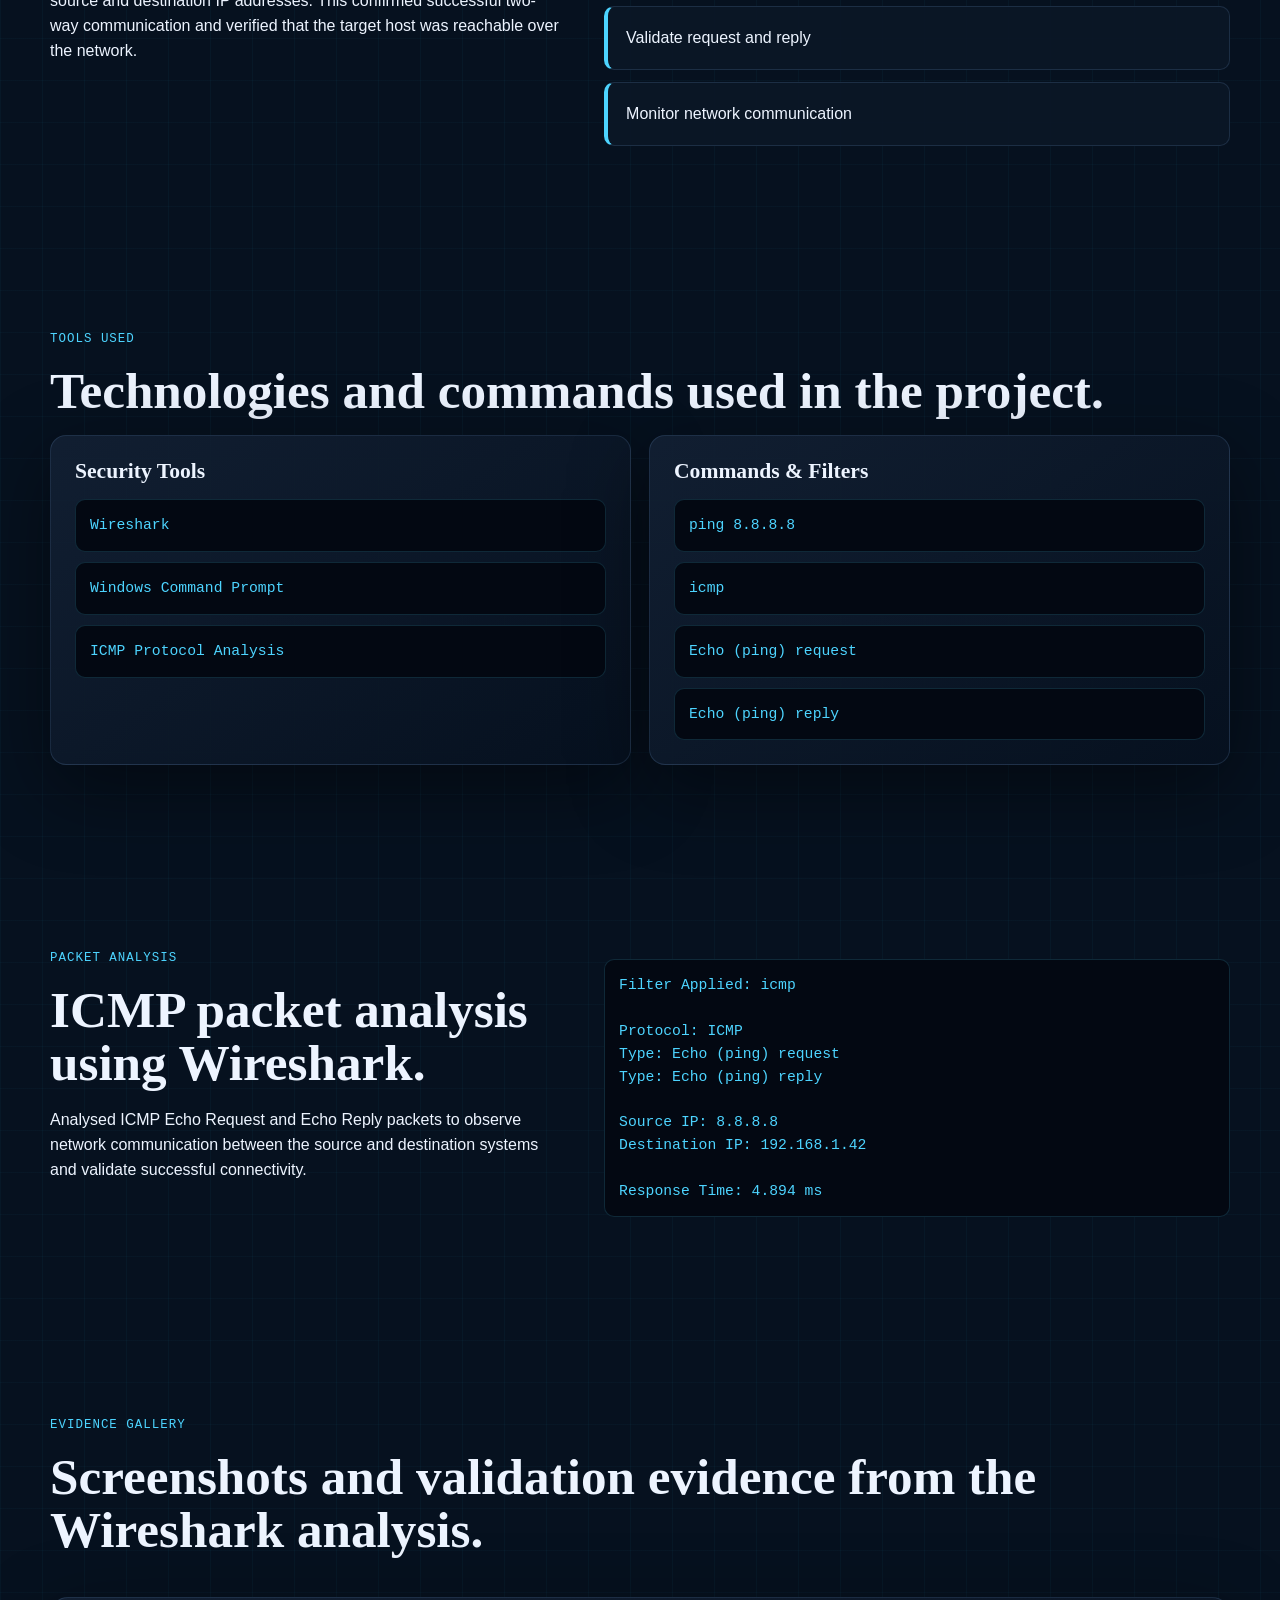
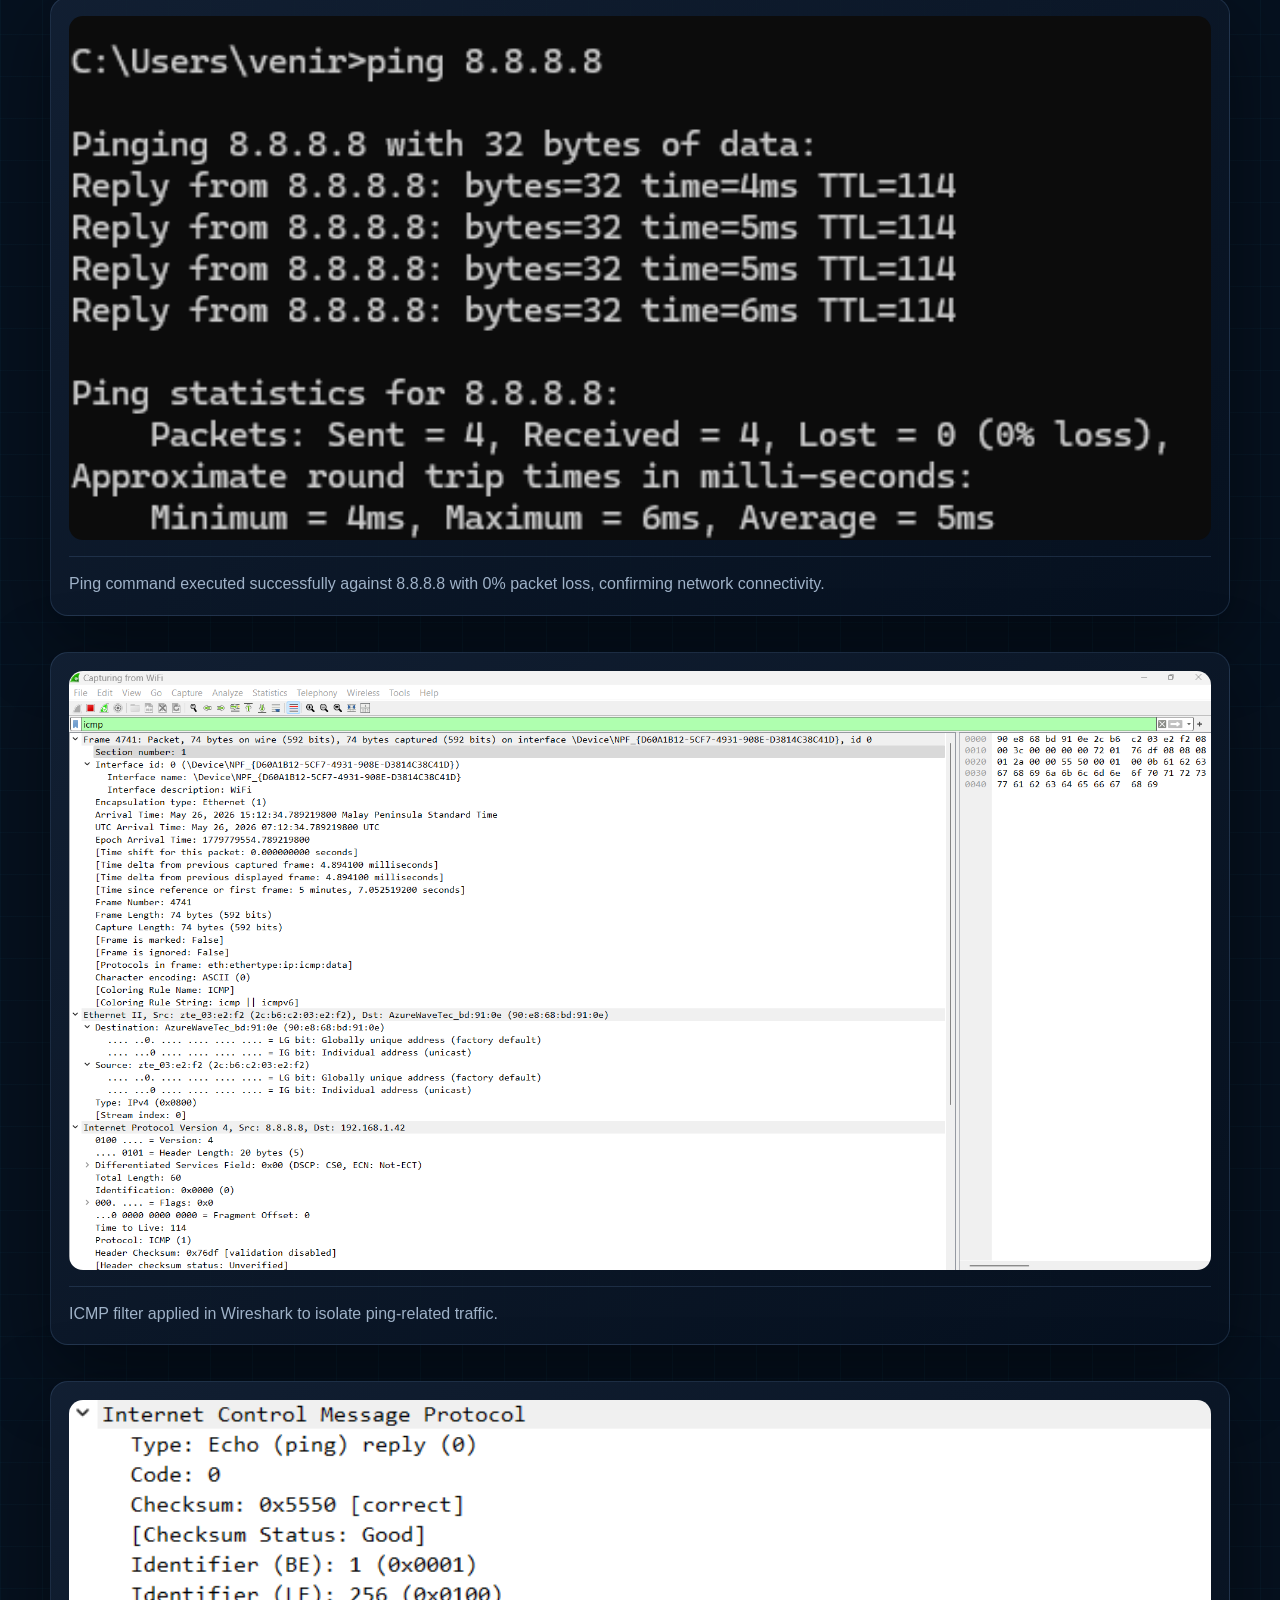
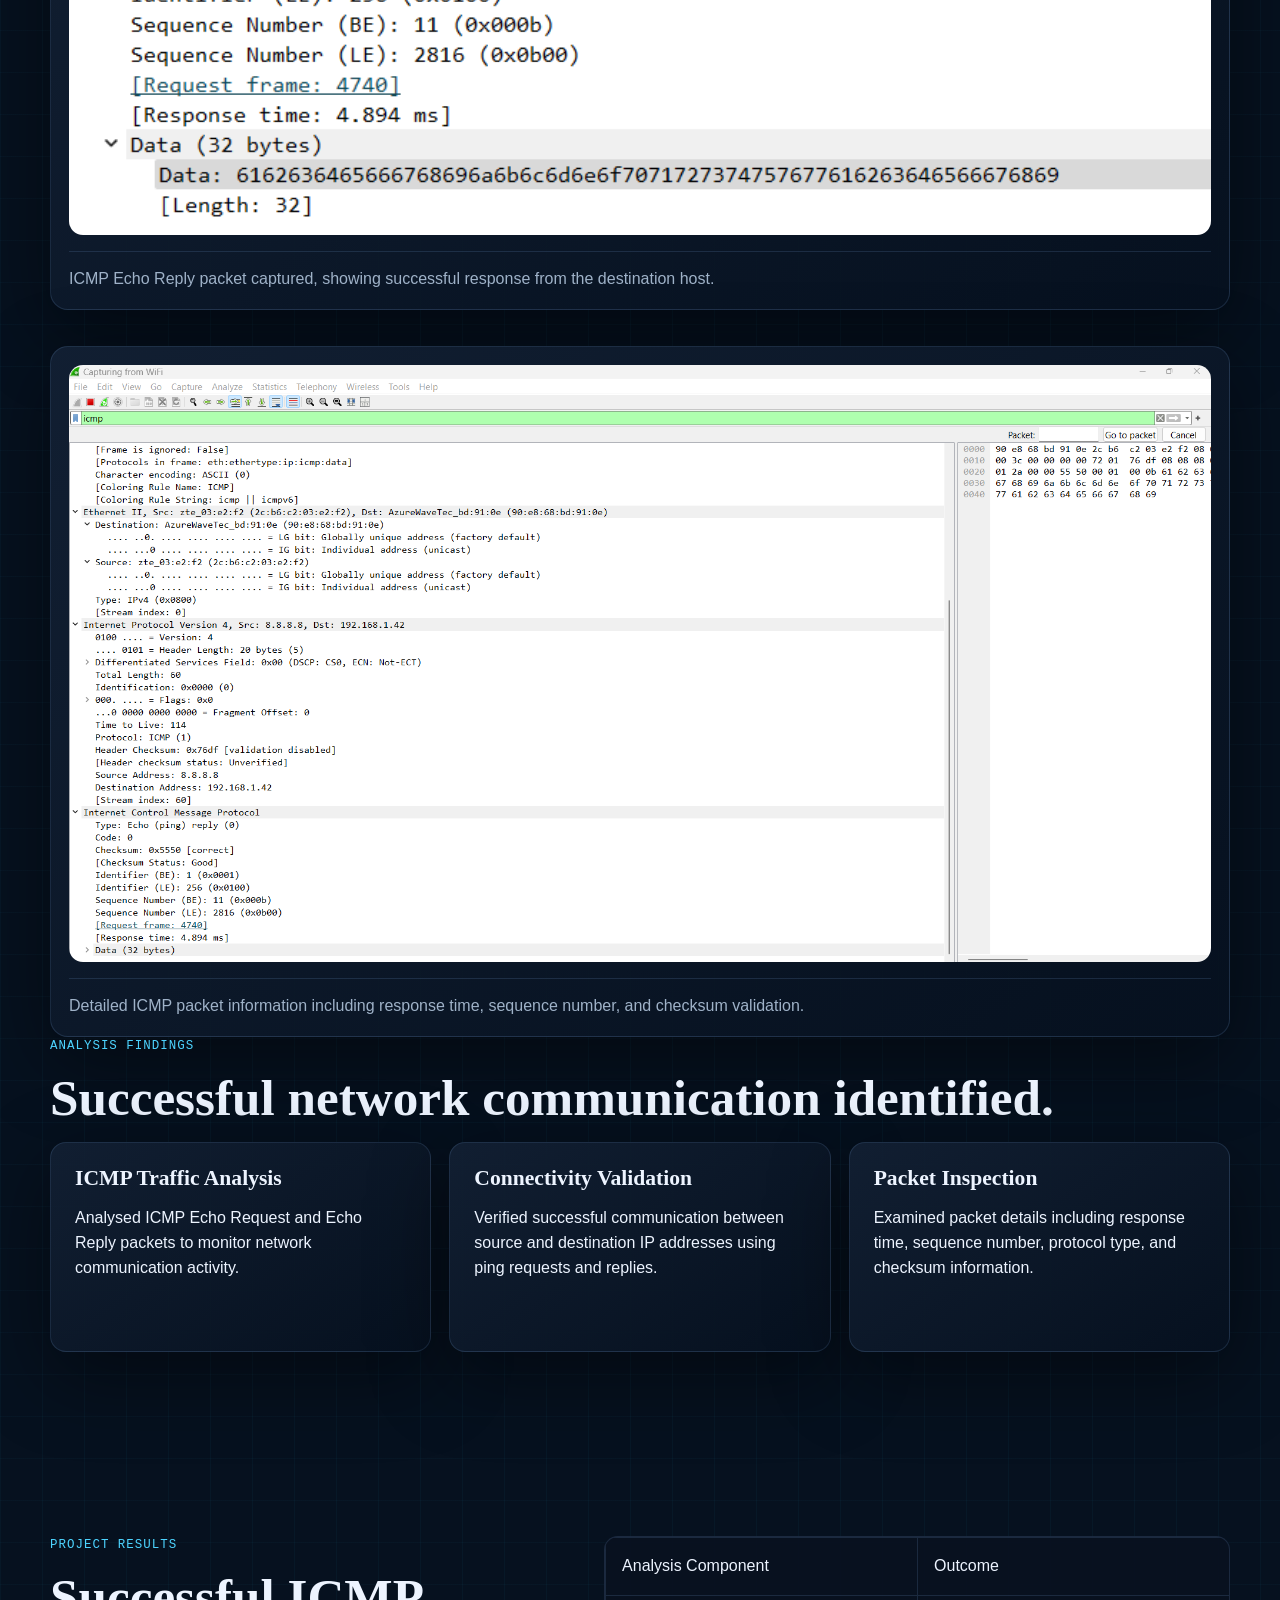
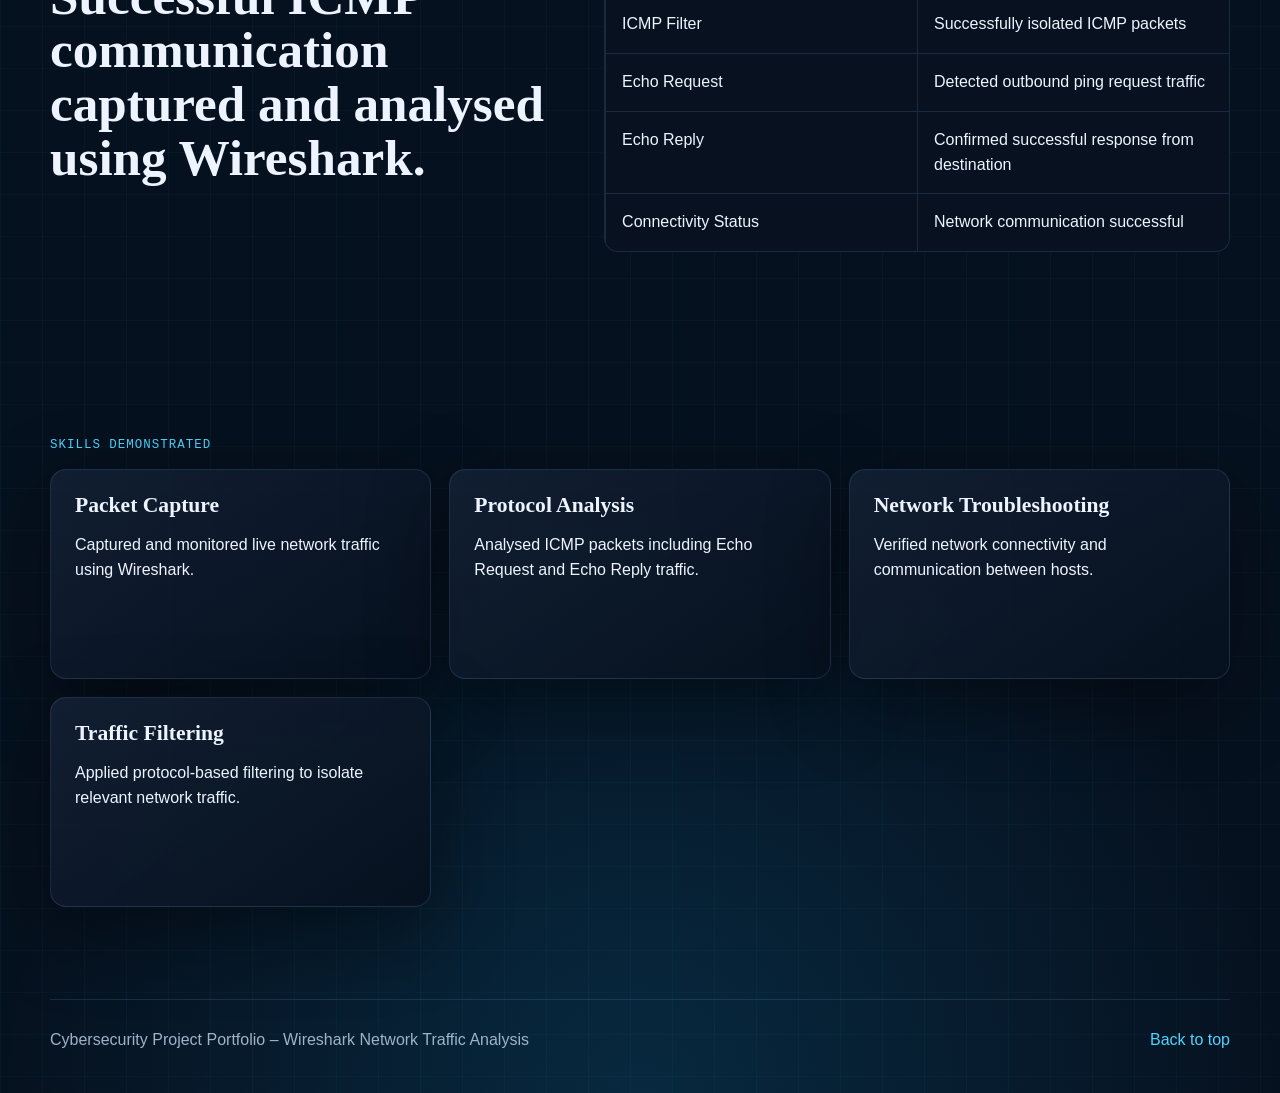
<file: project3/index.html>
<!doctype html>
<html lang="en">
  <head>
    <meta charset="utf-8" />
    <meta name="viewport" content="width=device-width, initial-scale=1" />
    <title>Wireshark ICMP Network Analysis Portfolio</title>
    <meta
      name="description"
      content="A cybersecurity portfolio project demonstrating Wireshark network traffic analysis,
      ICMP packet capture, ping request and reply monitoring, and basic network troubleshooting."
    />
    <link rel="icon" href="favicon.svg" type="image/svg+xml" />
    <link rel="stylesheet" href="styles.css" />
  </head>
  <body>
    <header class="site-header" aria-label="Primary navigation">
      <a class="brand" href="#top">Veni Shri / Wireshark Analysis</a>
      <nav>
        <a href="#overview">Overview</a>
        <a href="#analysis">Analysis</a>
        <a href="#evidence">Evidence</a>
        <a href="#results">Results</a>
      </nav>
    </header>
    <main id="top">
      <section class="hero">
        <div class="hero-copy">
          <p class="eyebrow">Project 03 / Wireshark Network Traffic Analysis</p>
          <h2>
            Analysed ICMP network traffic using Wireshark to monitor ping request
            and reply communication.
          </h2>
          <p class="lede">
            A cybersecurity portfolio project focused on packet capture,
            ICMP traffic analysis, network troubleshooting, and connectivity validation
            using Wireshark.
          </p>
          <div class="hero-actions">
            <a class="button primary" href="#analysis">View Packet Analysis</a>
            <a class="button secondary" href="#evidence">View Evidence Gallery</a>
            <a class="button secondary" href="#results">View Results</a>
          </div>
        </div>
        <aside class="incident-card" aria-label="Project summary">
          <div>
            <span class="status-dot"></span>
            <span>Project Summary</span>
          </div>
          <dl>
            <dt>Monitoring Tool</dt>
            <dd>Wireshark</dd>
            <dt>Protocol Analysed</dt>
            <dd>ICMP</dd>
            <dt>Traffic Type</dt>
            <dd>Ping Request and Reply</dd>
            <dt>Objective</dt>
            <dd>Network connectivity analysis</dd>
          </dl>
        </aside>
      </section>
      <section class="metrics" aria-label="Project highlights">
        <article>
          <strong>ICMP</strong>
          <span>Protocol Analysed</span>
        </article>
        <article>
          <strong>2</strong>
          <span>Packet types captured</span>
        </article>
        <article>
          <strong>3</strong>
          <span>Core analysis activities demonstrated</span>
        </article>
      </section>
      <section class="split-section" id="overview">
        <div>
          <p class="eyebrow">Project Overview</p>
          <h2>Network packet analysis using Wireshark.</h2>
          <p>
            ICMP (Internet Control Message Protocol) was used to test network
            connectivity using the ping command. The Wireshark capture displayed
            both Echo Request and Echo Reply packets exchanged between the source
            and destination IP addresses. This confirmed successful two-way
            communication and verified that the target host was reachable over
            the network.
          </p>
        </div>
        <div class="workflow" aria-label="Wireshark workflow">
          <div>Start packet capture</div>
          <div>Generate ICMP traffic</div>
          <div>Apply ICMP filter</div>
          <div>Analyse packet details</div>
          <div>Validate request and reply</div>
          <div>Monitor network communication</div>
        </div>
      </section>
      <section class="command-section">
        <p class="eyebrow">Tools Used</p>
        <h2>Technologies and commands used in the project.</h2>
        <div class="command-grid">
          <article>
            <h3>Security Tools</h3>
            <code>Wireshark</code>
            <code>Windows Command Prompt</code>
            <code>ICMP Protocol Analysis</code>
          </article>
          <article>
            <h3>Commands & Filters</h3>
            <code>ping 8.8.8.8</code>
            <code>icmp</code>
            <code>Echo (ping) request</code>
            <code>Echo (ping) reply</code>
          </article>
        </div>
      </section>
      <section class="architecture" id="analysis">
        <div>
          <p class="eyebrow">Packet Analysis</p>
          <h2>ICMP packet analysis using Wireshark.</h2>
          <p>
            Analysed ICMP Echo Request and Echo Reply packets to observe network
            communication between the source and destination systems and validate
            successful connectivity.
          </p>
        </div>
        <div class="code-block">
<pre>
Filter Applied: icmp

Protocol: ICMP
Type: Echo (ping) request
Type: Echo (ping) reply

Source IP: 8.8.8.8
Destination IP: 192.168.1.42

Response Time: 4.894 ms
</pre>
        </div>
      </section>
      <section class="evidence-section" id="evidence">
        <p class="eyebrow">Evidence Gallery</p>
        <h2>
          Screenshots and validation evidence from the Wireshark analysis.
        </h2>
        <div class="evidence-grid">
          <figure class="wide">
            <img src="assets/ping-command.png" alt="Command Prompt ping test to 8.8.8.8" />
            <figcaption>
              Ping command executed successfully against 8.8.8.8 with 0% packet loss,
              confirming network connectivity.
            </figcaption>
          </figure>
          <figure class="wide">
            <img src="assets/icmp-filter.png" alt="ICMP filter applied in Wireshark" />
            <figcaption>
              ICMP filter applied in Wireshark to isolate ping-related traffic.
            </figcaption>
          </figure>
          <figure>
            <img src="assets/echo-reply.png" alt="ICMP Echo Reply packet in Wireshark" />
            <figcaption>
              ICMP Echo Reply packet captured, showing successful response from the destination host.
            </figcaption>
          </figure>
          <figure>
            <img src="assets/packet-details.png" alt="Wireshark packet details" />
            <figcaption>
              Detailed ICMP packet information including response time,
              sequence number, and checksum validation.
            </figcaption>
          </figure>
        </div>
        <p class="eyebrow">Analysis Findings</p>
        <h2>Successful network communication identified.</h2>
        <div class="learning-list">
          <article>
            <h3>ICMP Traffic Analysis</h3>
            <p>
              Analysed ICMP Echo Request and Echo Reply packets to monitor
              network communication activity.
            </p>
          </article>
          <article>
            <h3>Connectivity Validation</h3>
            <p>
              Verified successful communication between source and destination
              IP addresses using ping requests and replies.
            </p>
          </article>
          <article>
            <h3>Packet Inspection</h3>
            <p>
              Examined packet details including response time,
              sequence number, protocol type, and checksum information.
            </p>
          </article>
        </div>
      </section>
      <section class="result-section" id="results">
        <div>
          <p class="eyebrow">Project Results</p>
          <h2>
            Successful ICMP communication captured and analysed using Wireshark.
          </h2>
        </div>
        <div class="comparison-table" role="table" aria-label="Analysis results">
          <div role="row" class="header-row">
            <span role="columnheader">Analysis Component</span>
            <span role="columnheader">Outcome</span>
          </div>
          <div role="row">
            <span role="cell">ICMP Filter</span>
            <span role="cell">Successfully isolated ICMP packets</span>
          </div>
          <div role="row">
            <span role="cell">Echo Request</span>
            <span role="cell">Detected outbound ping request traffic</span>
          </div>
          <div role="row">
            <span role="cell">Echo Reply</span>
            <span role="cell">Confirmed successful response from destination</span>
          </div>
          <div role="row">
            <span role="cell">Connectivity Status</span>
            <span role="cell">Network communication successful</span>
          </div>
        </div>
      </section>
      <section class="learning-section">
        <p class="eyebrow">Skills Demonstrated</p>
        <div class="learning-list">
          <article>
            <h3>Packet Capture</h3>
            <p>
              Captured and monitored live network traffic using Wireshark.
            </p>
          </article>
          <article>
            <h3>Protocol Analysis</h3>
            <p>
              Analysed ICMP packets including Echo Request and Echo Reply traffic.
            </p>
          </article>
          <article>
            <h3>Network Troubleshooting</h3>
            <p>
              Verified network connectivity and communication between hosts.
            </p>
          </article>
          <article>
            <h3>Traffic Filtering</h3>
            <p>
              Applied protocol-based filtering to isolate relevant network traffic.
            </p>
          </article>
        </div>
      </section>
    </main>
    <footer>
      <span>Cybersecurity Project Portfolio – Wireshark Network Traffic Analysis</span>
      <a href="#top">Back to top</a>
    </footer>
  </body>
</html>
</file>
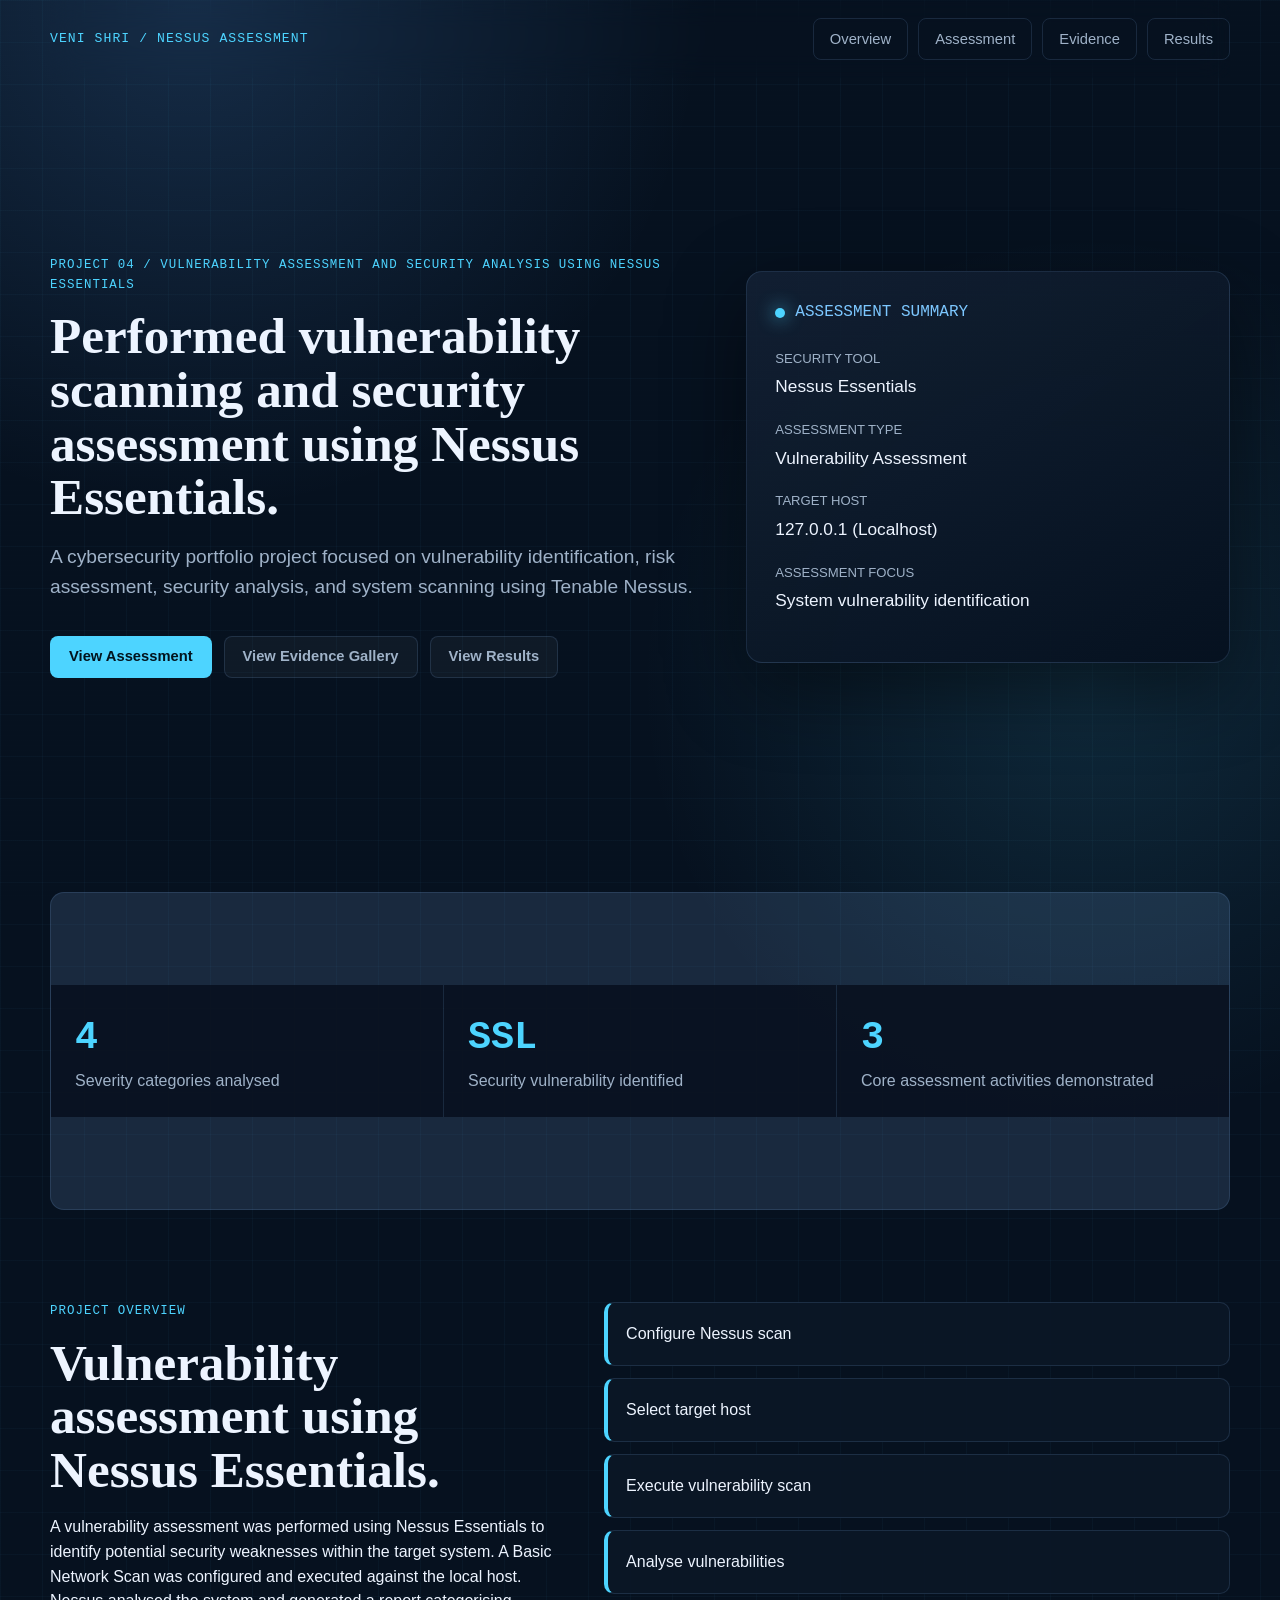
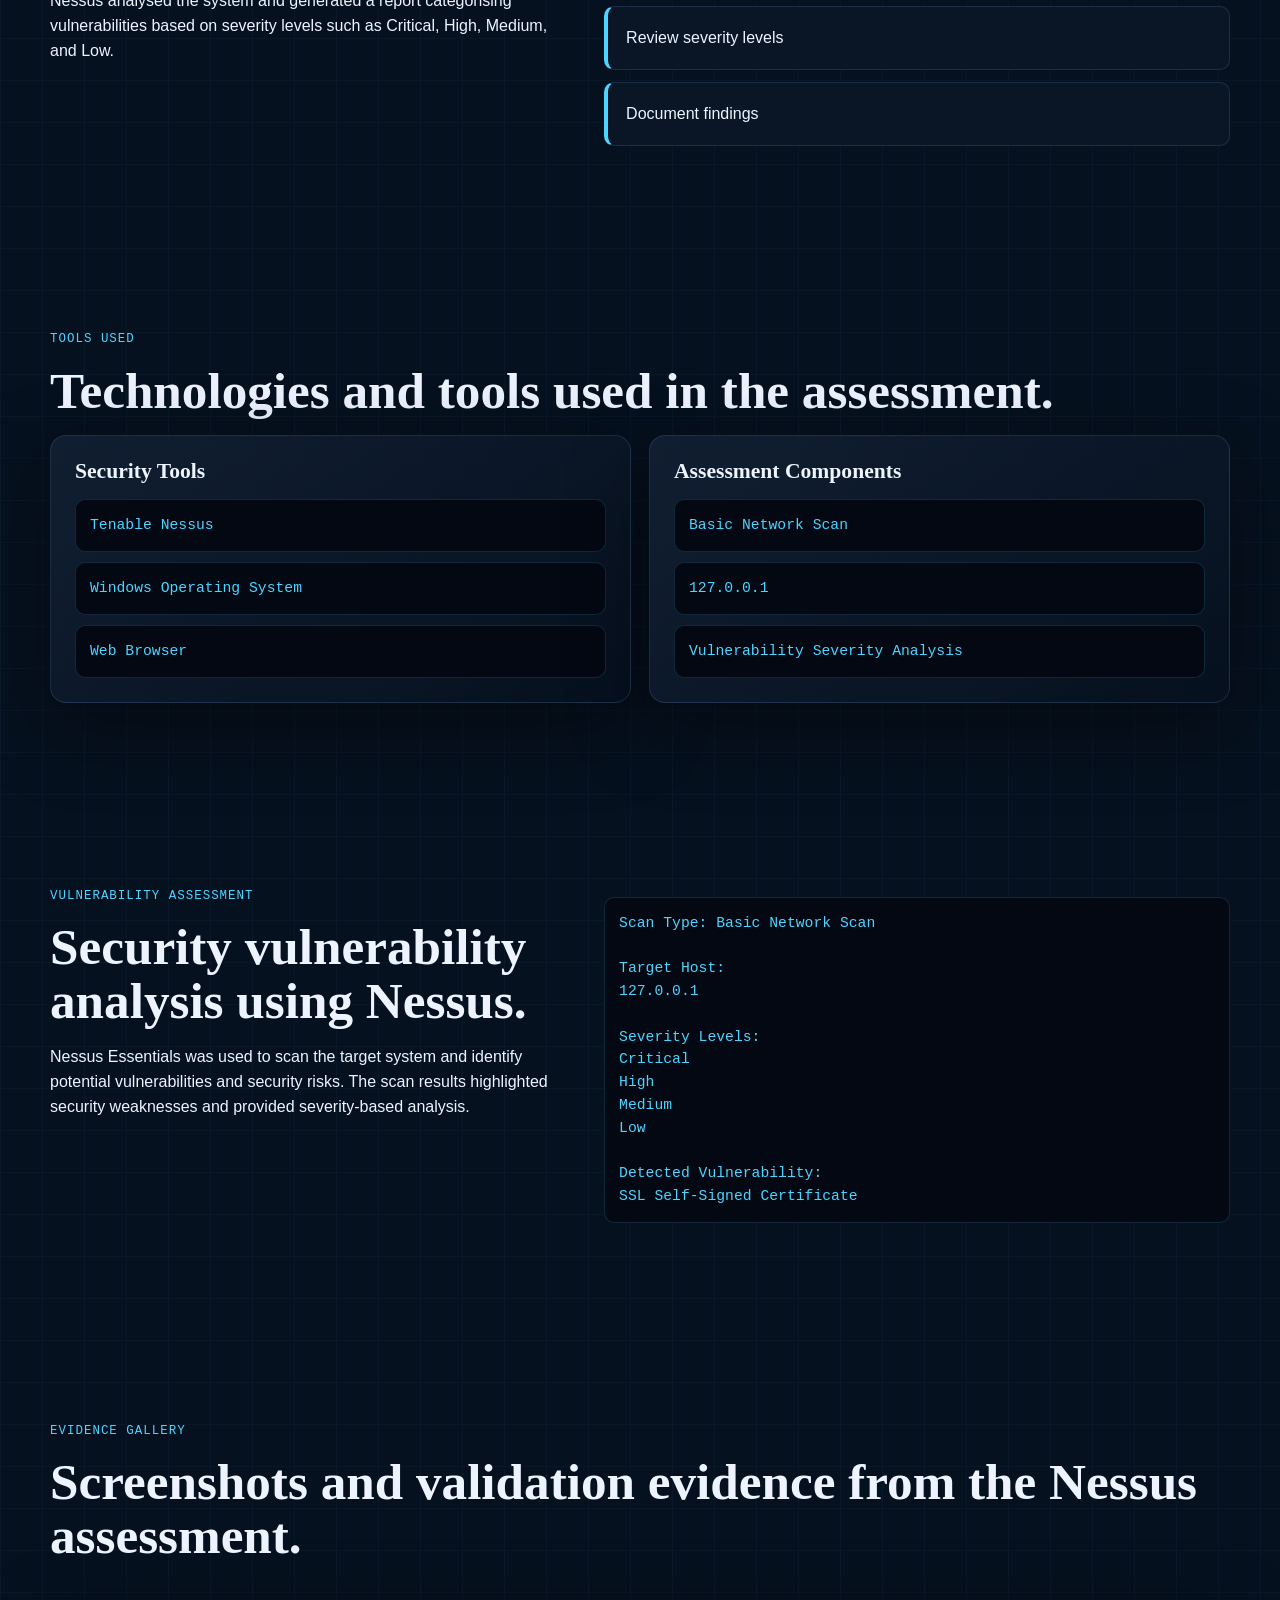
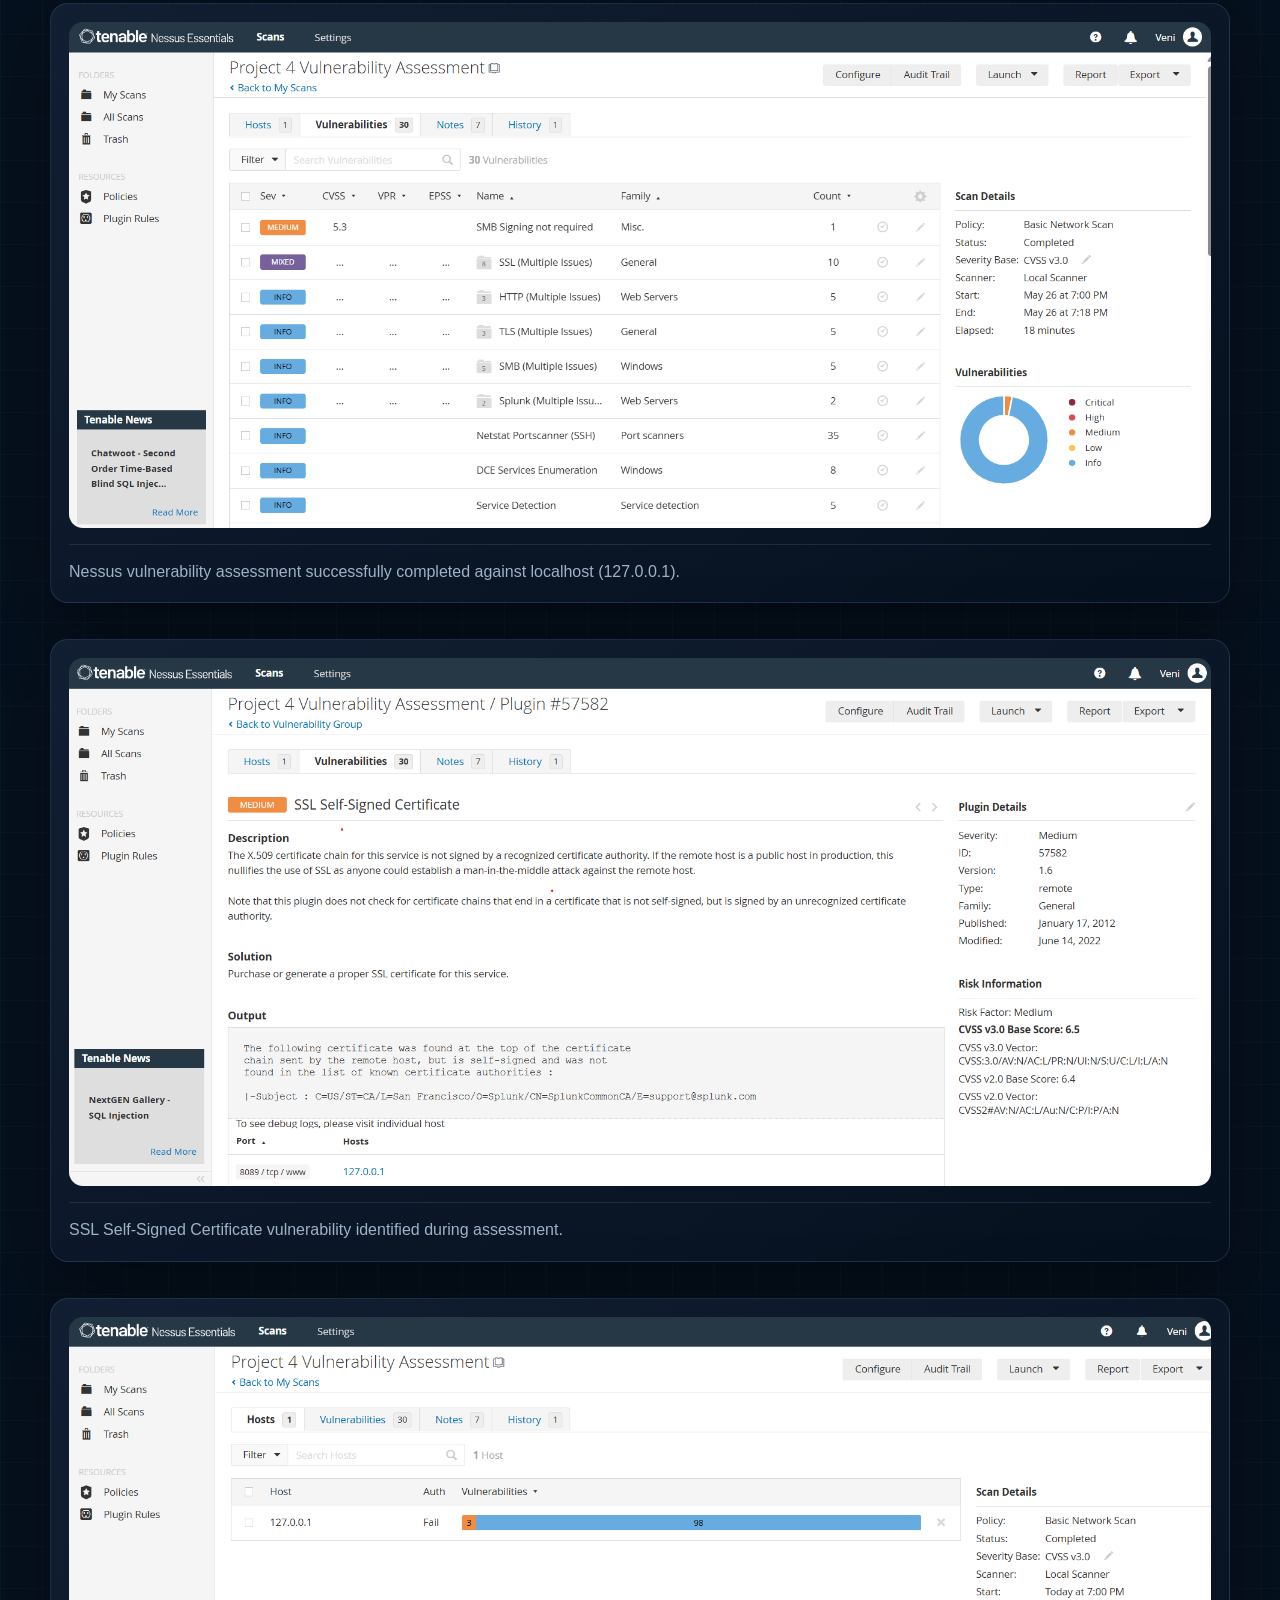
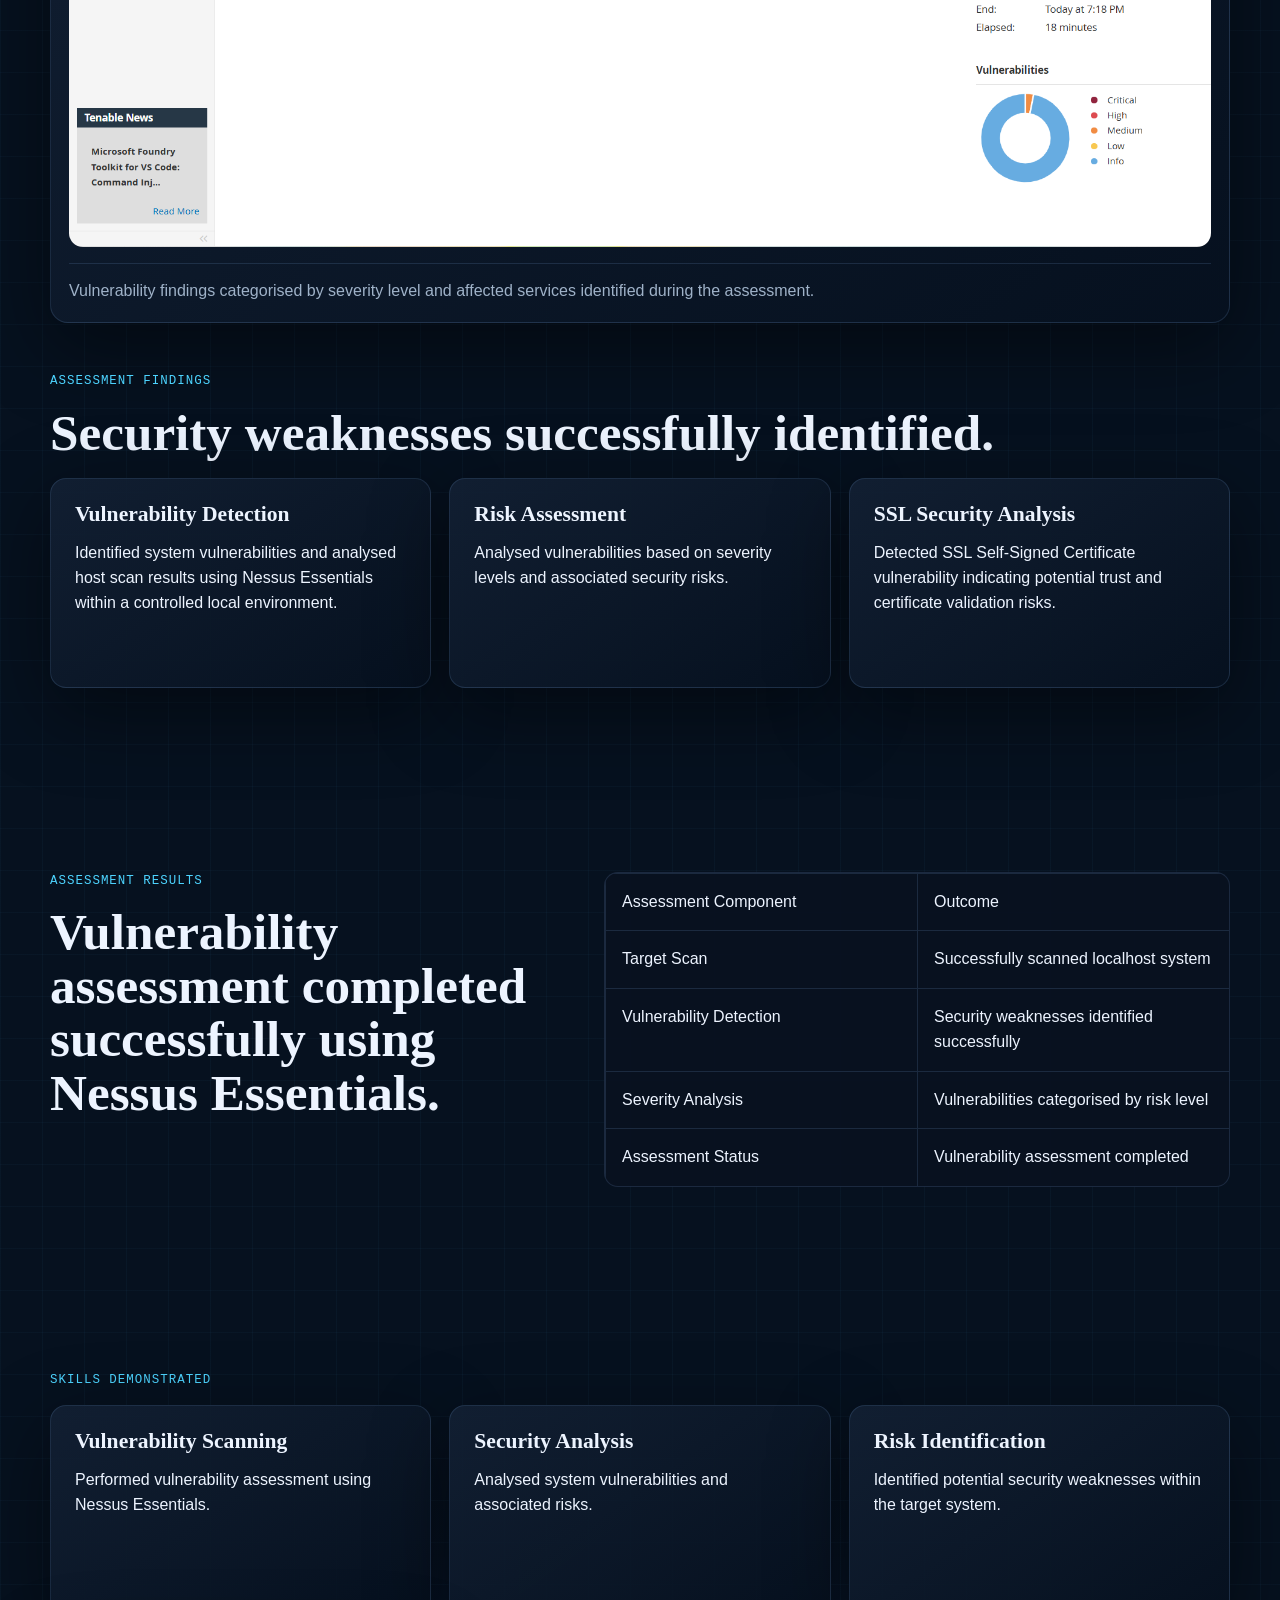
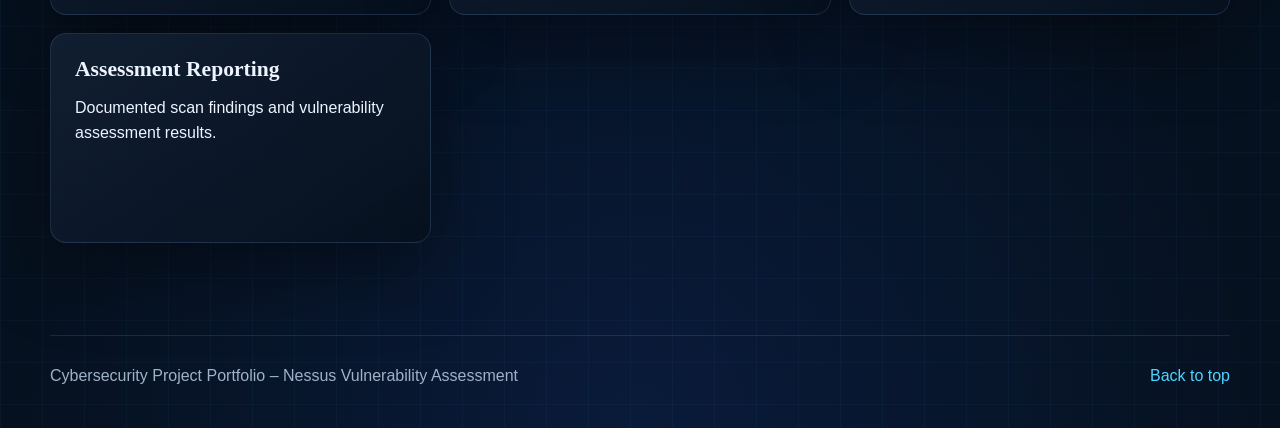
<file: project4/index.html>
<!doctype html>
<html lang="en">
  <head>
    <meta charset="utf-8" />
    <meta name="viewport" content="width=device-width, initial-scale=1" />
    <title>Nessus Vulnerability Assessment Portfolio</title>
    <meta
      name="description"
      content="A cybersecurity portfolio project demonstrating vulnerability assessment
      and security analysis using Nessus Essentials."
    />
    <link rel="icon" href="favicon.svg" type="image/svg+xml" />
    <link rel="stylesheet" href="styles.css" />
  </head>
  <body>
    <header class="site-header" aria-label="Primary navigation">
      <a class="brand" href="#top">
        Veni Shri / Nessus Assessment
      </a>
      <nav>
        <a href="#overview">Overview</a>
        <a href="#assessment">Assessment</a>
        <a href="#evidence">Evidence</a>
        <a href="#results">Results</a>
      </nav>
    </header>
    <main id="top">
      <section class="hero">
        <div class="hero-copy">
          <p class="eyebrow">
            Project 04 / Vulnerability Assessment and Security Analysis Using Nessus Essentials
          </p>
          <h2>
            Performed vulnerability scanning and security assessment using Nessus Essentials.
          </h2>
          <p class="lede">
            A cybersecurity portfolio project focused on vulnerability identification,
            risk assessment, security analysis, and system scanning using Tenable Nessus.
          </p>
          <div class="hero-actions">
            <a class="button primary" href="#assessment">
              View Assessment
            </a>
            <a class="button secondary" href="#evidence">
              View Evidence Gallery
            </a>
            <a class="button secondary" href="#results">
              View Results
            </a>
          </div>
        </div>
        <aside class="incident-card" aria-label="Project summary">
          <div>
            <span class="status-dot"></span>
            <span>Assessment Summary</span>
          </div>
          <dl>
            <dt>Security Tool</dt>
            <dd>Nessus Essentials</dd>
            <dt>Assessment Type</dt>
            <dd>Vulnerability Assessment</dd>
            <dt>Target Host</dt>
            <dd>127.0.0.1 (Localhost)</dd>
            <dt>Assessment Focus</dt>
            <dd>System vulnerability identification</dd>
          </dl>
        </aside>
      </section>
      <section class="metrics" aria-label="Project highlights">
        <article>
          <strong>4</strong>
          <span>Severity categories analysed</span>
        </article>
        <article>
          <strong>SSL</strong>
          <span>Security vulnerability identified</span>
        </article>
        <article>
          <strong>3</strong>
          <span>Core assessment activities demonstrated</span>
        </article>
      </section>
      <section class="split-section" id="overview">
        <div>
          <p class="eyebrow">Project Overview</p>
          <h2>
            Vulnerability assessment using Nessus Essentials.
          </h2>
          <p>
            A vulnerability assessment was performed using Nessus Essentials
            to identify potential security weaknesses within the target system.
            A Basic Network Scan was configured and executed against the local host.
            Nessus analysed the system and generated a report categorising
            vulnerabilities based on severity levels such as Critical, High,
            Medium, and Low.
          </p>
        </div>
        <div class="workflow" aria-label="Assessment workflow">
          <div>Configure Nessus scan</div>
          <div>Select target host</div>
          <div>Execute vulnerability scan</div>
          <div>Analyse vulnerabilities</div>
          <div>Review severity levels</div>
          <div>Document findings</div>
        </div>
      </section>
      <section class="command-section">
        <p class="eyebrow">Tools Used</p>
        <h2>
          Technologies and tools used in the assessment.
        </h2>
        <div class="command-grid">
          <article>
            <h3>Security Tools</h3>
            <code>Tenable Nessus</code>
            <code>Windows Operating System</code>
            <code>Web Browser</code>
          </article>
          <article>
            <h3>Assessment Components</h3>
            <code>Basic Network Scan</code>
            <code>127.0.0.1</code>
            <code>Vulnerability Severity Analysis</code>
          </article>
        </div>
      </section>
      <section class="architecture" id="assessment">
        <div>
          <p class="eyebrow">Vulnerability Assessment</p>
          <h2>
            Security vulnerability analysis using Nessus.
          </h2>
          <p>
            Nessus Essentials was used to scan the target system and identify
            potential vulnerabilities and security risks. The scan results
            highlighted security weaknesses and provided severity-based analysis.
          </p>
        </div>
        <div class="code-block">
<pre>
Scan Type: Basic Network Scan

Target Host:
127.0.0.1

Severity Levels:
Critical
High
Medium
Low

Detected Vulnerability:
SSL Self-Signed Certificate
</pre>
        </div>
      </section>
      <section class="evidence-section" id="evidence">
        <p class="eyebrow">Evidence Gallery</p>
        <h2>
          Screenshots and validation evidence from the Nessus assessment.
      </h2>
        <div class="evidence-grid">
          <figure class="wide">
            <img
              src="assets/nessus-overview.png"
              alt="Nessus vulnerability assessment overview"
            />
            <figcaption>
              Nessus vulnerability assessment successfully completed against localhost (127.0.0.1).
            </figcaption>
          </figure>
          <figure>
            <img
              src="assets/ssl-vulnerability.png"
              alt="SSL Self-Signed Certificate vulnerability"
            />
            <figcaption>
              SSL Self-Signed Certificate vulnerability identified during assessment.
            </figcaption>
          </figure>
          <figure>
            <img
              src="assets/severity-analysis.png"
              alt="Severity level analysis"
            />
            <figcaption>
               Vulnerability findings categorised by severity level and affected services identified during the assessment.
            </figcaption>
          </figure>
        </div>
        <br><br>
        <p class="eyebrow">Assessment Findings</p>
        <h2>
      Security weaknesses successfully identified.
        </h2>
        <div class="learning-list">
          <article>
          <h3>Vulnerability Detection</h3>
            <p>
              Identified system vulnerabilities and analysed host scan
              results using Nessus Essentials within a controlled local environment.
            </p>
          </article>
          <article>
            <h3>Risk Assessment</h3>
            <p>
              Analysed vulnerabilities based on severity levels and
              associated security risks.
            </p>
          </article>
          <article>
            <h3>SSL Security Analysis</h3>
            <p>
              Detected SSL Self-Signed Certificate vulnerability
              indicating potential trust and certificate validation risks.
            </p>
          </article>
        </div>
      </section>
      <section class="result-section" id="results">
        <div>
          <p class="eyebrow">Assessment Results</p>
          <h2>
            Vulnerability assessment completed successfully using Nessus Essentials.
          </h2>
        </div>
        <div class="comparison-table" role="table" aria-label="Assessment results">
          <div role="row" class="header-row">
            <span role="columnheader">Assessment Component</span>
            <span role="columnheader">Outcome</span>
          </div>
          <div role="row">
            <span role="cell">Target Scan</span>
            <span role="cell">Successfully scanned localhost system</span>
          </div>
          <div role="row">
            <span role="cell">Vulnerability Detection</span>
            <span role="cell">Security weaknesses identified successfully</span>
          </div>
          <div role="row">
            <span role="cell">Severity Analysis</span>
            <span role="cell">Vulnerabilities categorised by risk level</span>
          </div>
          <div role="row">
            <span role="cell">Assessment Status</span>
            <span role="cell">Vulnerability assessment completed</span>
          </div>
        </div>
      </section>
      <section class="learning-section">
        <p class="eyebrow">Skills Demonstrated</p>
        <div class="learning-list">
          <article>
            <h3>Vulnerability Scanning</h3>
            <p>
              Performed vulnerability assessment using Nessus Essentials.
            </p>
          </article>
          <article>
            <h3>Security Analysis</h3>
            <p>
              Analysed system vulnerabilities and associated risks.
            </p>
          </article>
          <article>
            <h3>Risk Identification</h3>
            <p>
              Identified potential security weaknesses within the target system.
            </p>
          </article>
          <article>
            <h3>Assessment Reporting</h3>
            <p>
              Documented scan findings and vulnerability assessment results.
            </p>
          </article>
        </div>
      </section>
    </main>
    <footer>
      <span>
        Cybersecurity Project Portfolio – Nessus Vulnerability Assessment
      </span>
      <a href="#top">Back to top</a>
    </footer>
  </body>
</html>
</file>
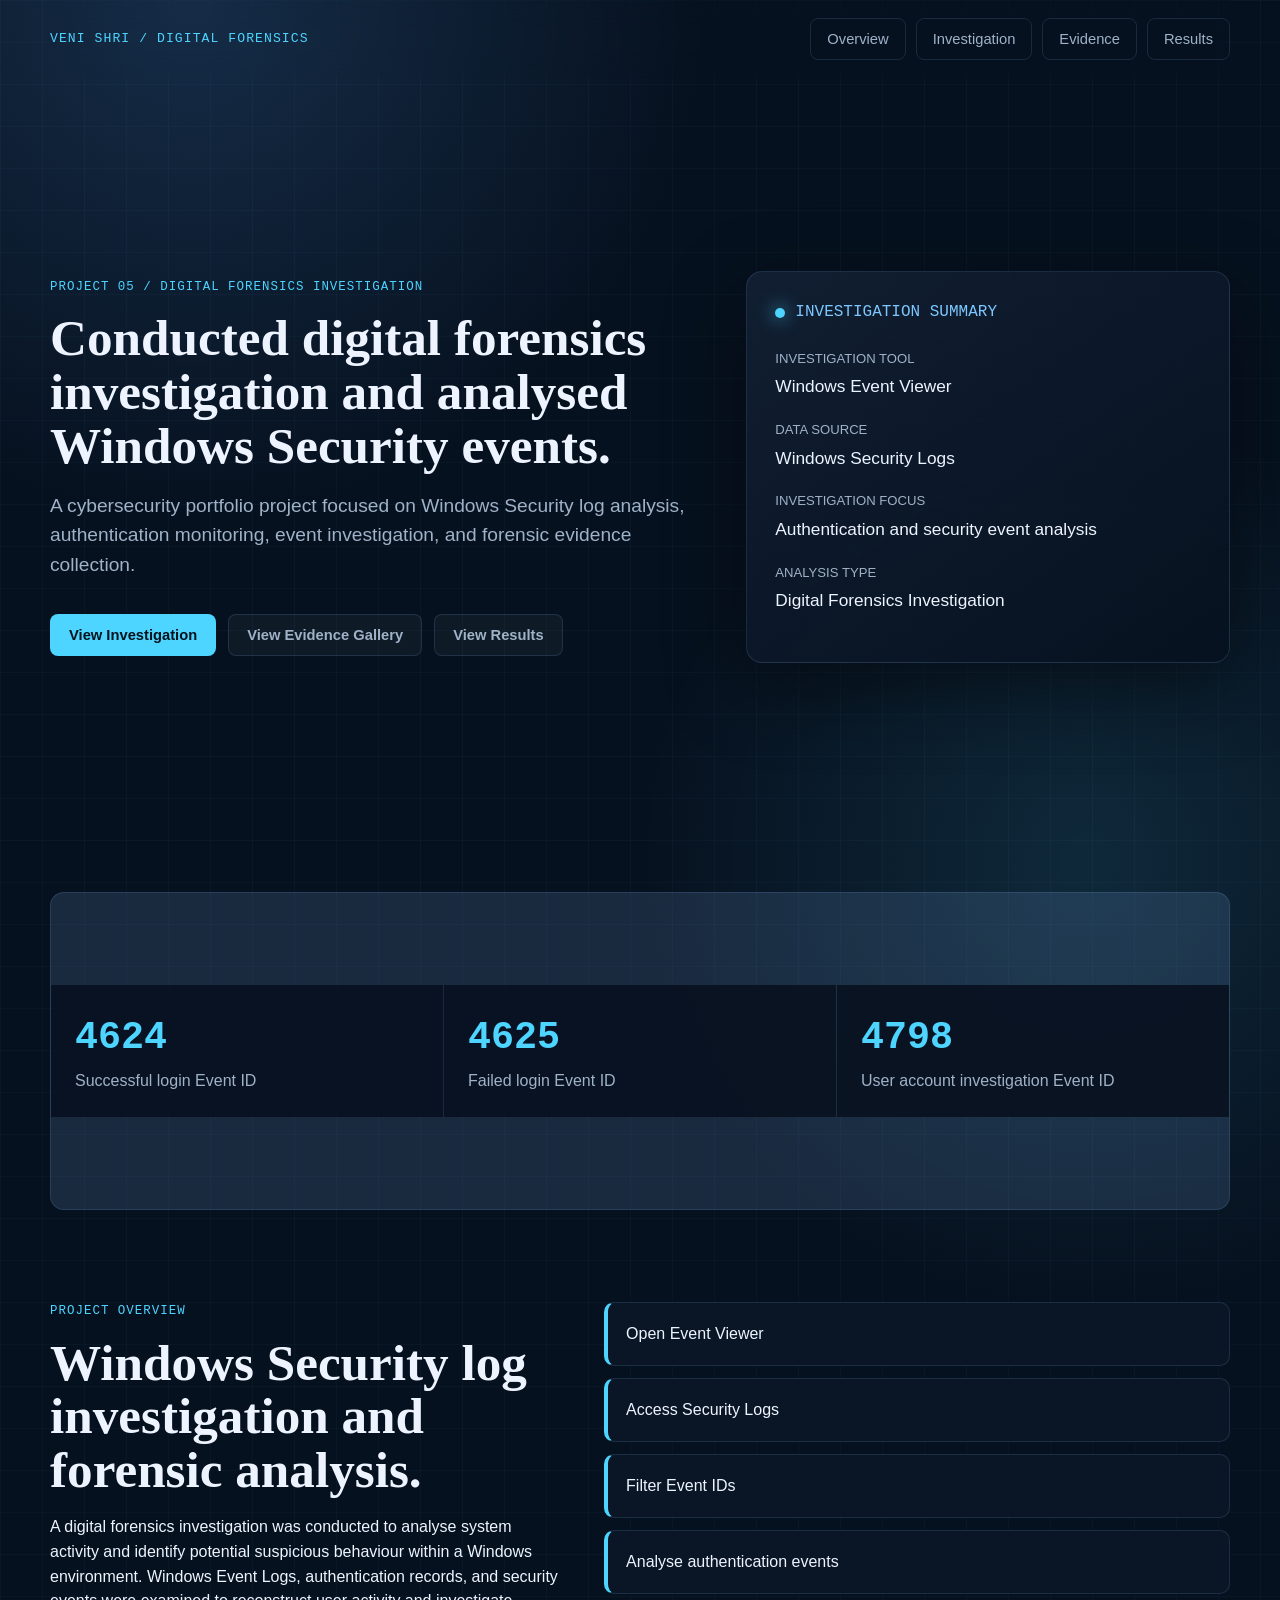
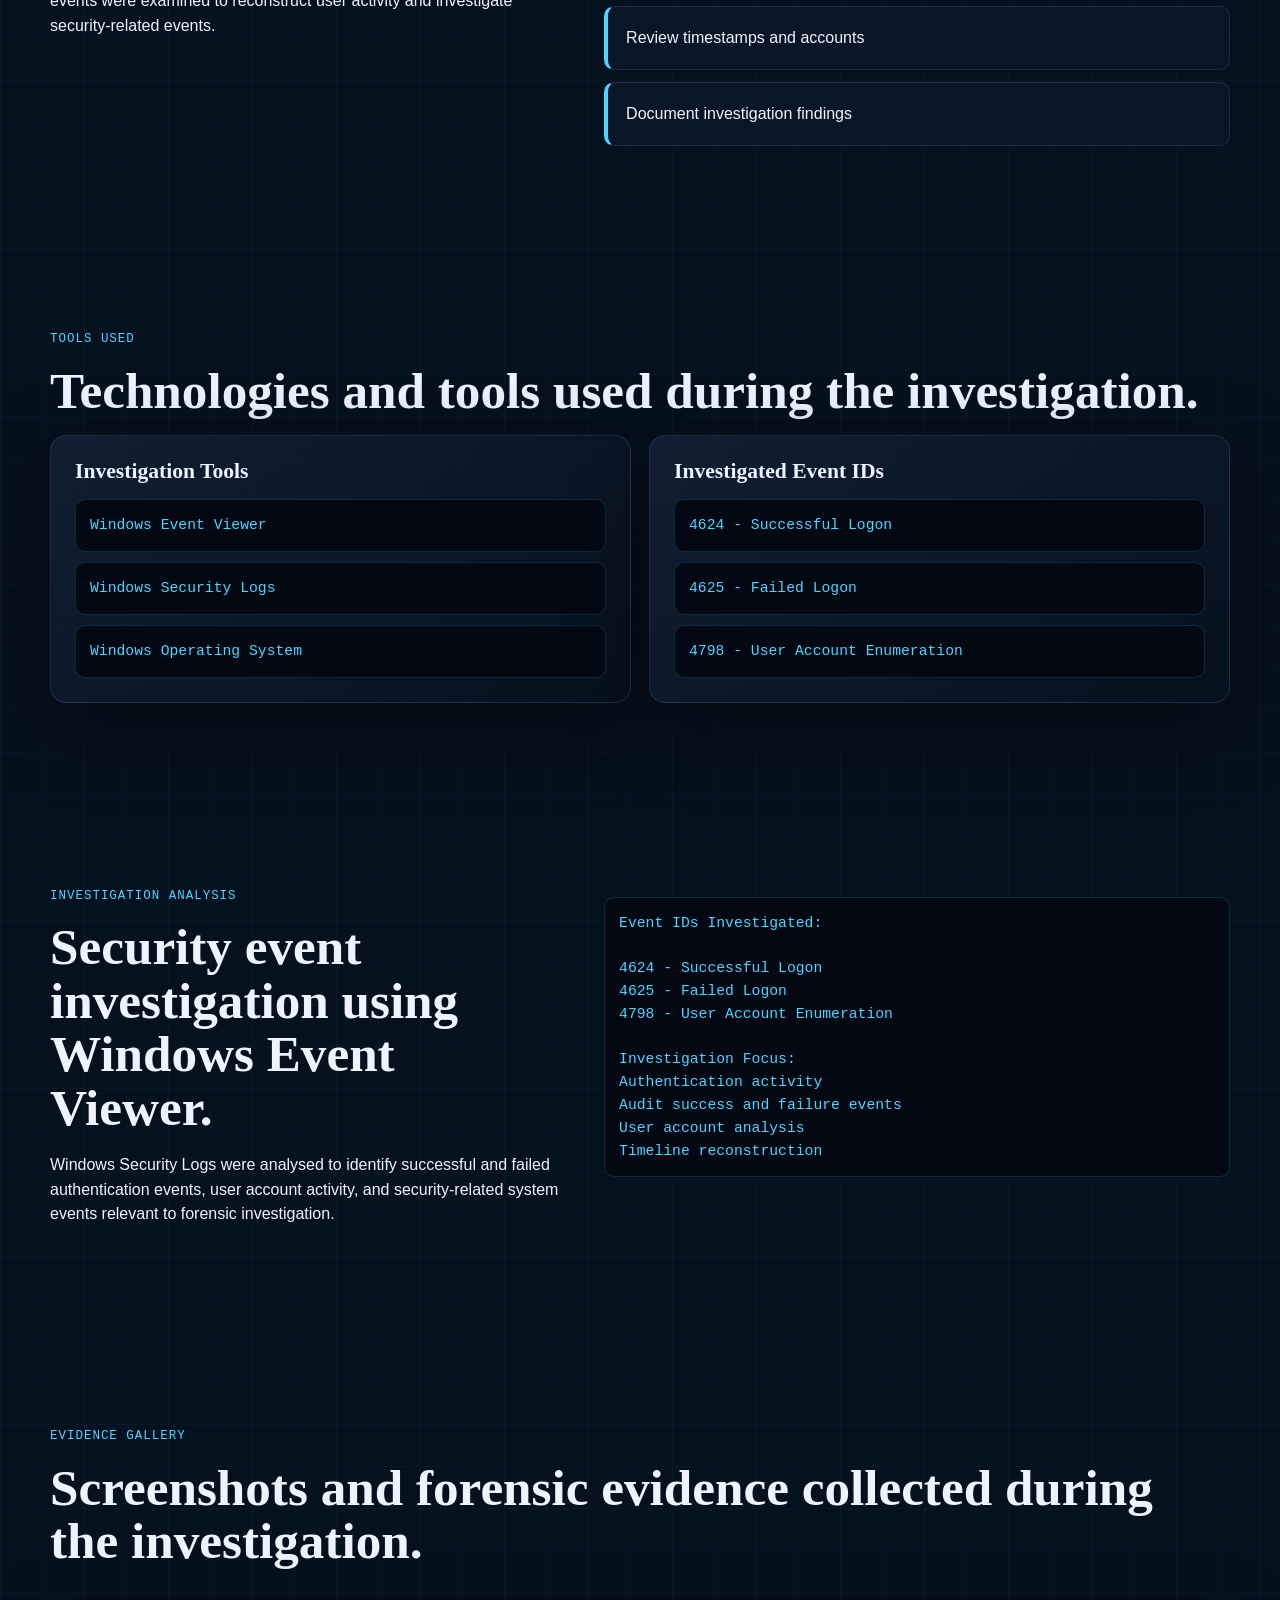
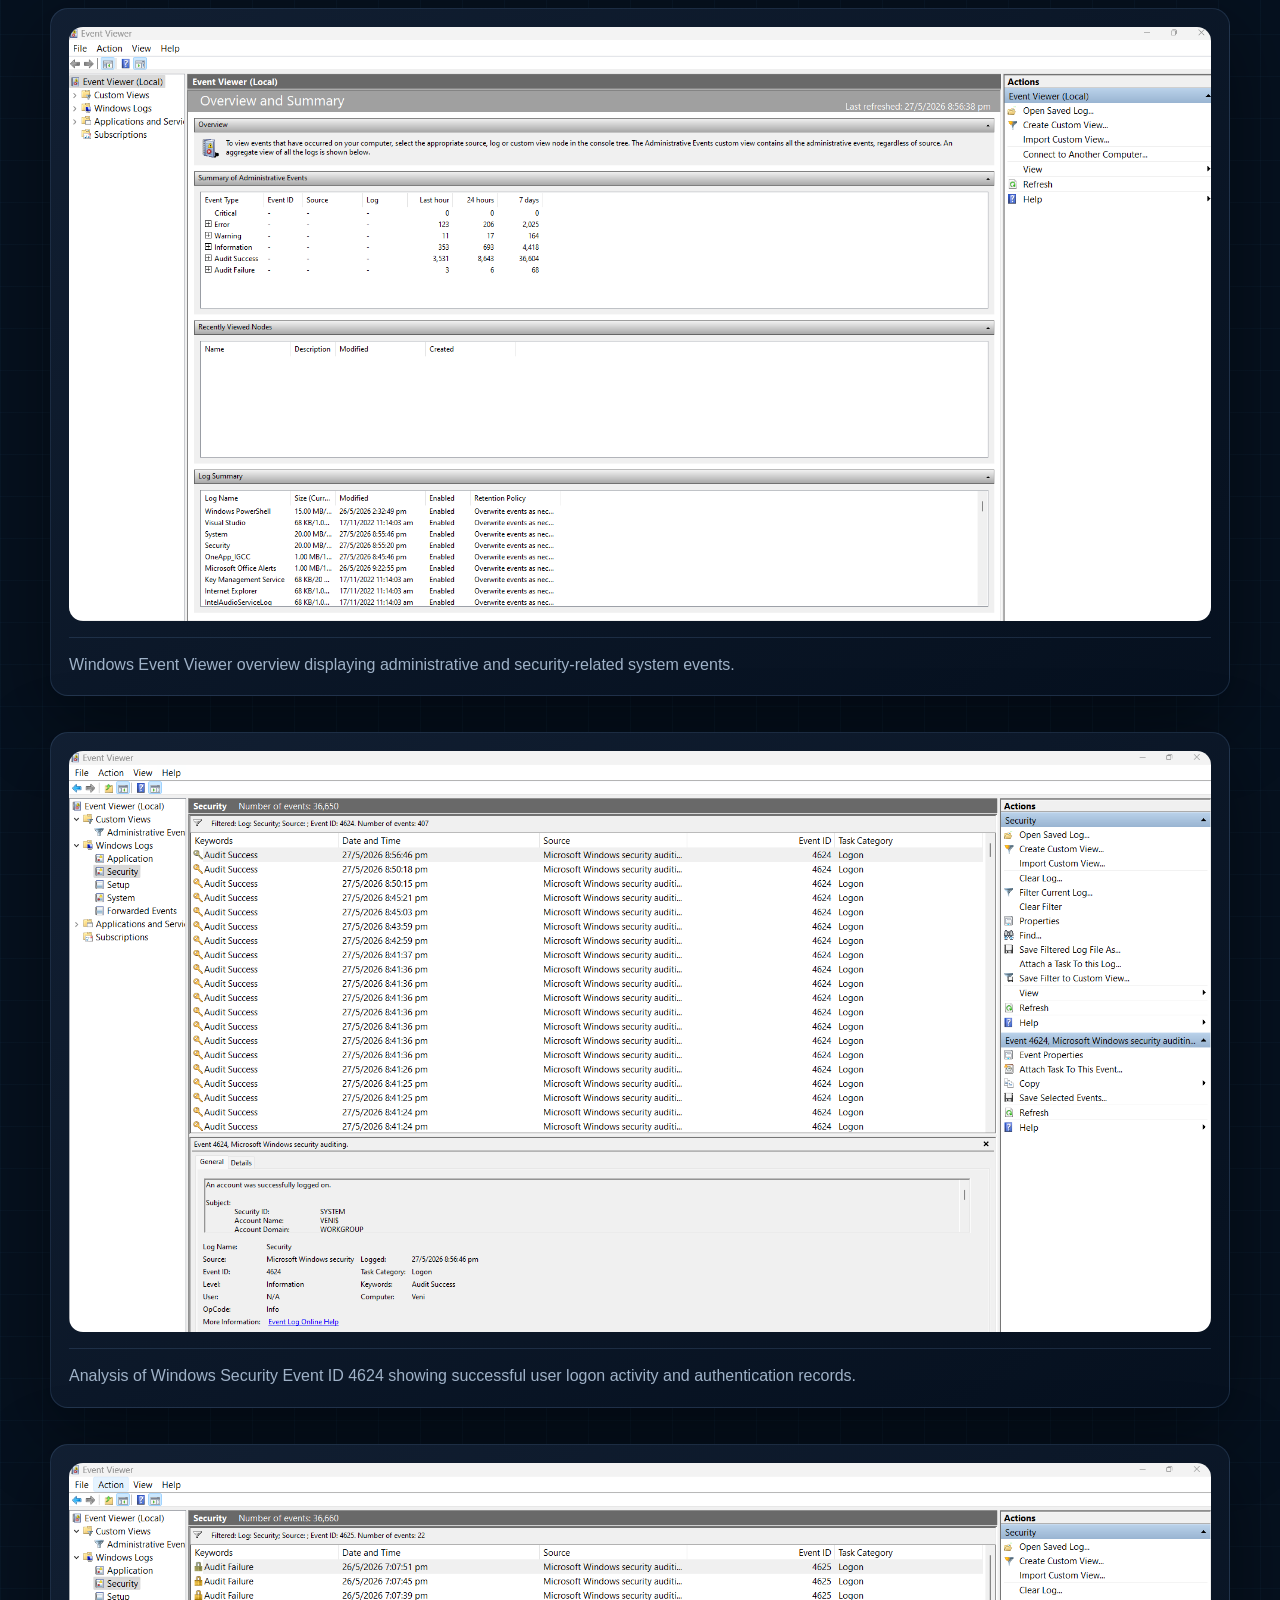
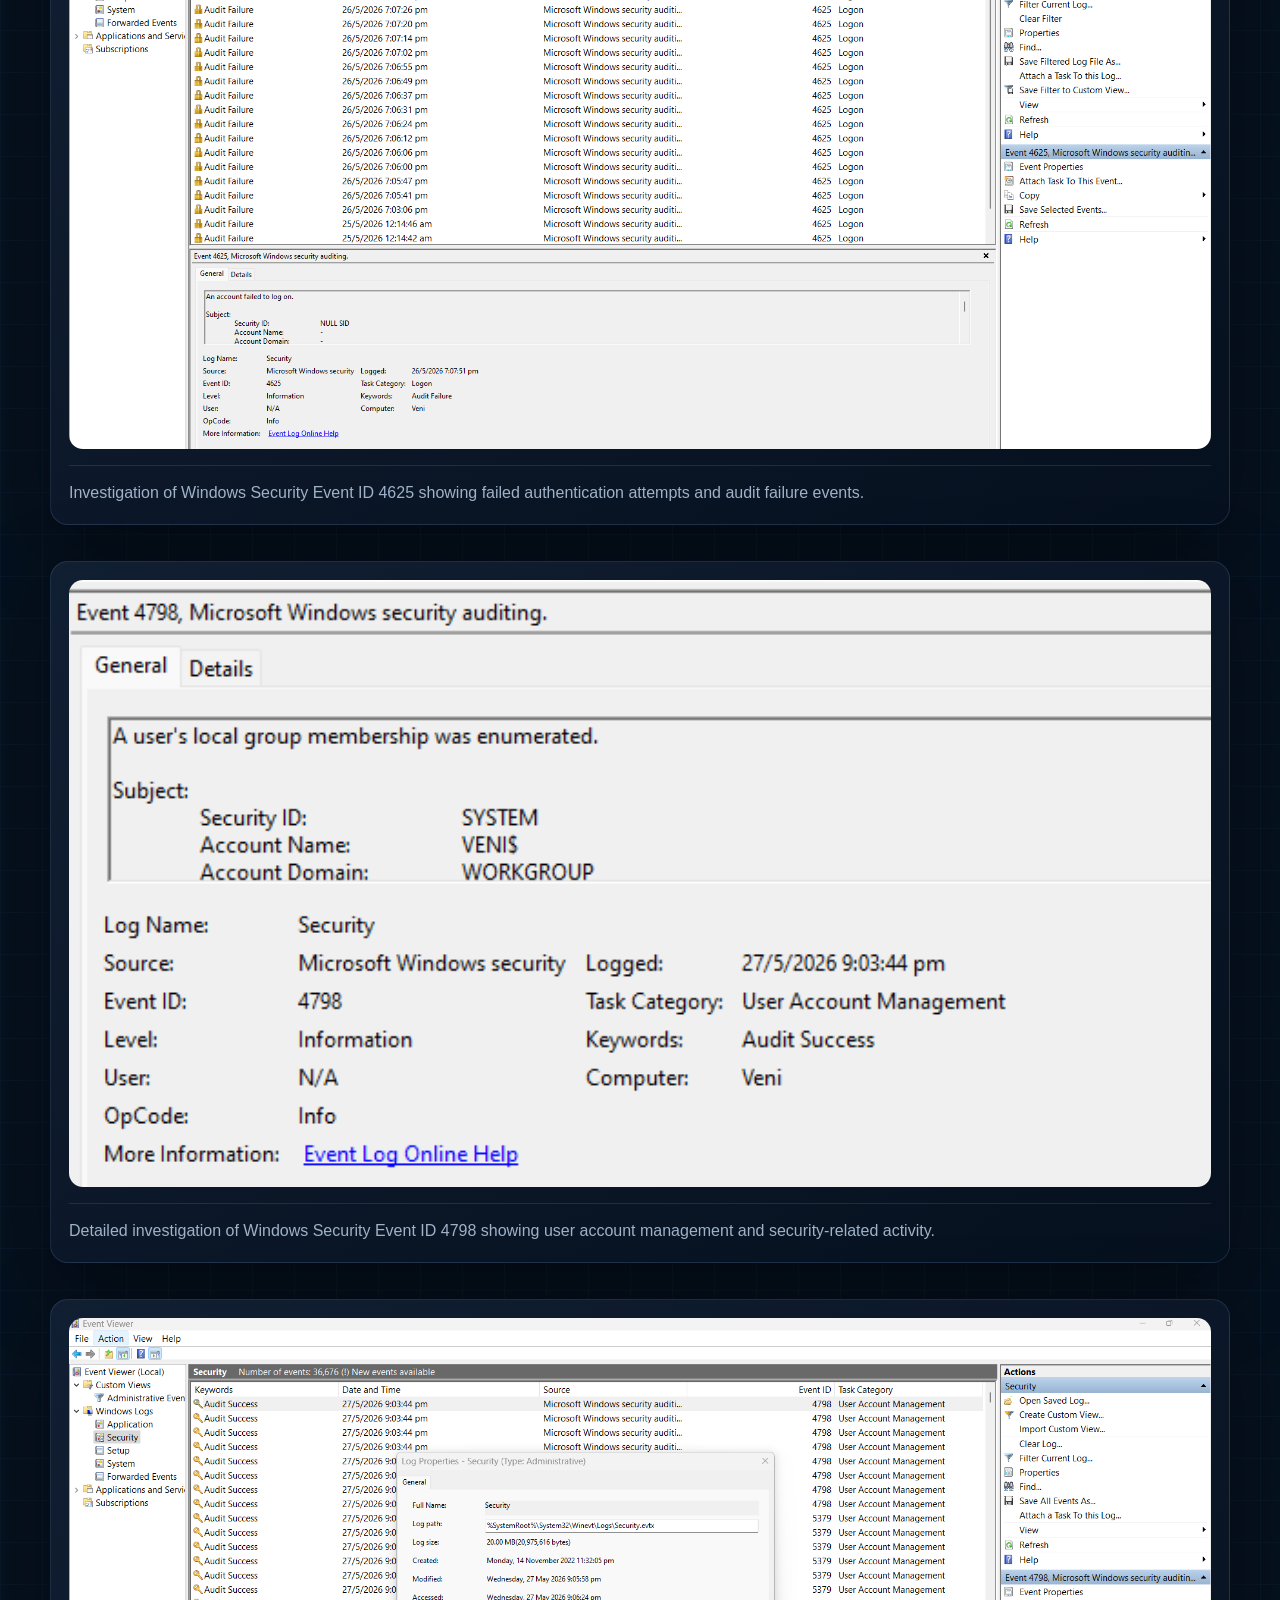
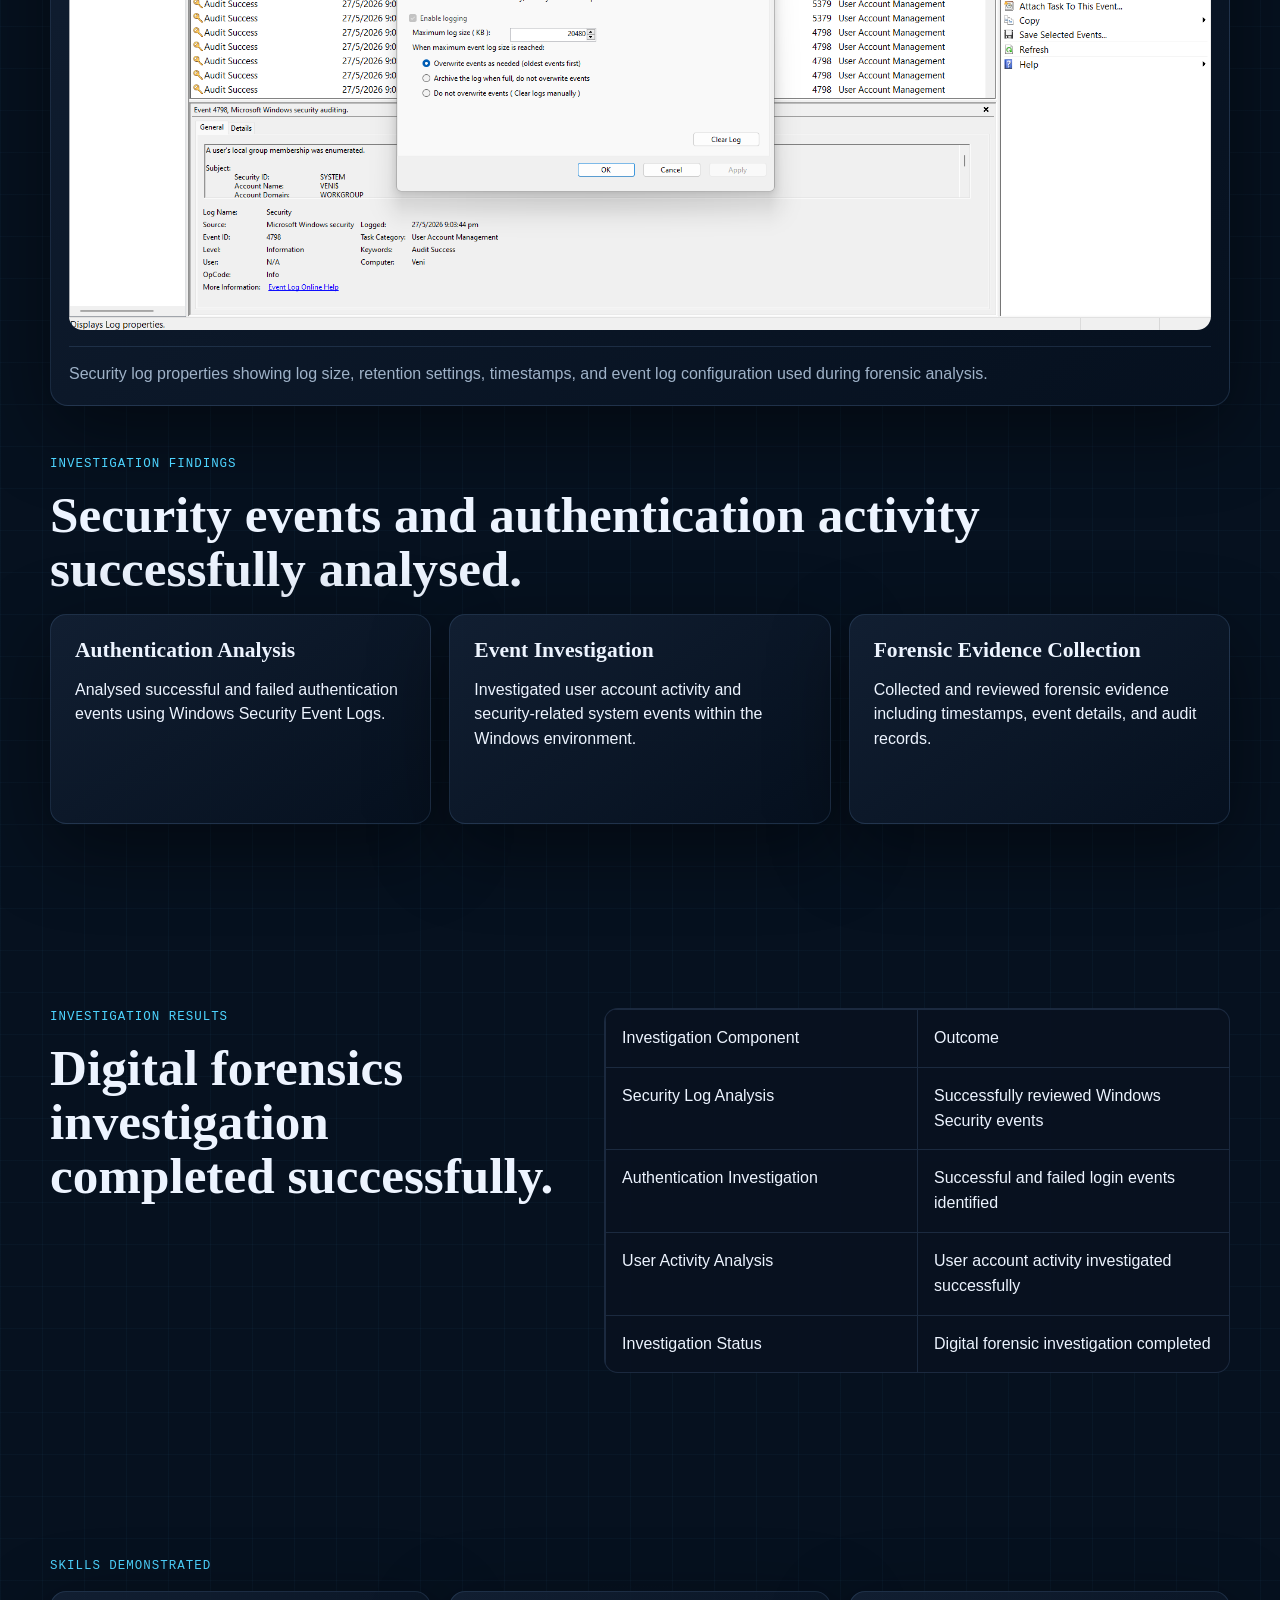
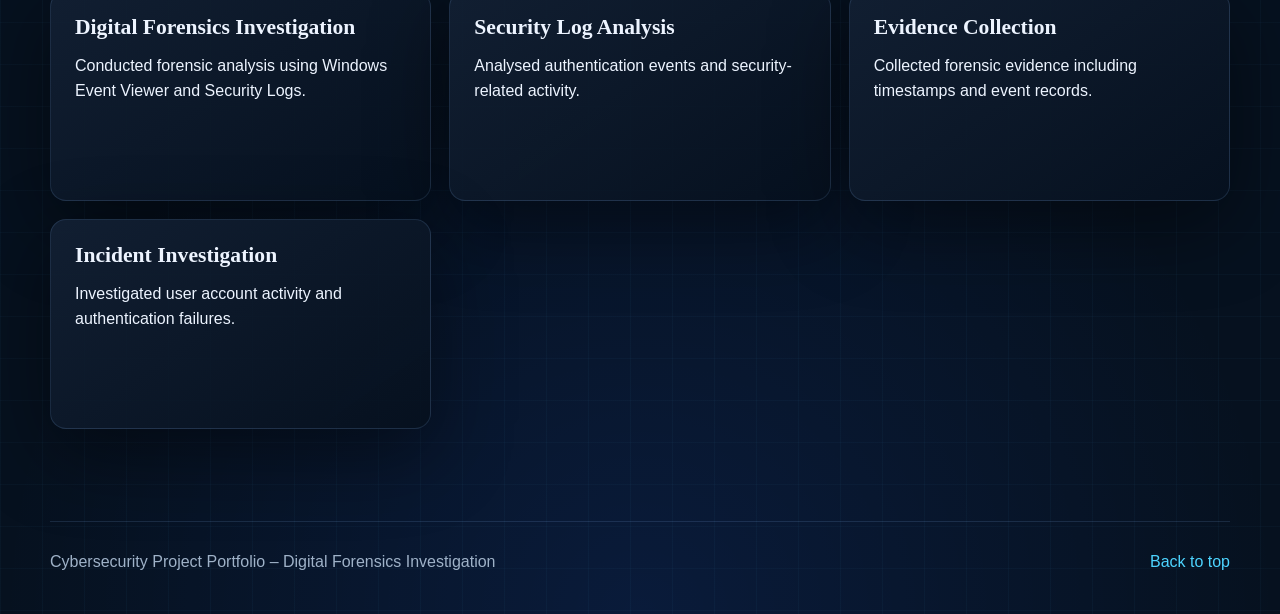
<file: project5/index.html>
<!doctype html>
<html lang="en">
  <head>
    <meta charset="utf-8" />
    <meta name="viewport" content="width=device-width, initial-scale=1" />
    <title>Digital Forensics Investigation Portfolio</title>
    <meta
      name="description"
      content="A cybersecurity portfolio project demonstrating digital forensics investigation,
      Windows Security log analysis, authentication monitoring, and event investigation."
    />
    <link rel="icon" href="favicon.svg" type="image/svg+xml" />
    <link rel="stylesheet" href="styles.css" />
  </head>
  <body>
    <header class="site-header" aria-label="Primary navigation">
      <a class="brand" href="#top">
        Veni Shri / Digital Forensics
      </a>
      <nav>
        <a href="#overview">Overview</a>
        <a href="#investigation">Investigation</a>
        <a href="#evidence">Evidence</a>
        <a href="#results">Results</a>
      </nav>
    </header>
    <main id="top">
      <section class="hero">
        <div class="hero-copy">
          <p class="eyebrow">
            Project 05 / Digital Forensics Investigation
          </p>
          <h2>
            Conducted digital forensics investigation and analysed Windows Security events.
          </h2>
          <p class="lede">
            A cybersecurity portfolio project focused on Windows Security log analysis,
            authentication monitoring, event investigation, and forensic evidence collection.
          </p>
          <div class="hero-actions">
            <a class="button primary" href="#investigation">
              View Investigation
            </a>
            <a class="button secondary" href="#evidence">
              View Evidence Gallery
            </a>
            <a class="button secondary" href="#results">
              View Results
            </a>
          </div>
        </div>
        <aside class="incident-card" aria-label="Project summary">
          <div>
            <span class="status-dot"></span>
            <span>Investigation Summary</span>
          </div>
          <dl>
            <dt>Investigation Tool</dt>
            <dd>Windows Event Viewer</dd>
            <dt>Data Source</dt>
            <dd>Windows Security Logs</dd>
            <dt>Investigation Focus</dt>
            <dd>Authentication and security event analysis</dd>
            <dt>Analysis Type</dt>
            <dd>Digital Forensics Investigation</dd>
          </dl>
        </aside>
      </section>
      <section class="metrics" aria-label="Project highlights">
        <article>
          <strong>4624</strong>
          <span>Successful login Event ID</span>
        </article>
        <article>
          <strong>4625</strong>
          <span>Failed login Event ID</span>
        </article>
        <article>
          <strong>4798</strong>
          <span>User account investigation Event ID</span>
        </article>
      </section>
      <section class="split-section" id="overview">
        <div>
          <p class="eyebrow">Project Overview</p>
          <h2>
            Windows Security log investigation and forensic analysis.
          </h2>
          <p>
            A digital forensics investigation was conducted to analyse system activity
            and identify potential suspicious behaviour within a Windows environment.
            Windows Event Logs, authentication records, and security events were
            examined to reconstruct user activity and investigate security-related events.
          </p>
        </div>
        <div class="workflow" aria-label="Investigation workflow">
          <div>Open Event Viewer</div>
          <div>Access Security Logs</div>
          <div>Filter Event IDs</div>
          <div>Analyse authentication events</div>
          <div>Review timestamps and accounts</div>
          <div>Document investigation findings</div>
        </div>
      </section>
      <section class="command-section">
        <p class="eyebrow">Tools Used</p>
        <h2>
          Technologies and tools used during the investigation.
        </h2>
        <div class="command-grid">
          <article>
            <h3>Investigation Tools</h3>
            <code>Windows Event Viewer</code>
            <code>Windows Security Logs</code>
            <code>Windows Operating System</code>
          </article>
          <article>
            <h3>Investigated Event IDs</h3>
            <code>4624 - Successful Logon</code>
            <code>4625 - Failed Logon</code>
            <code>4798 - User Account Enumeration</code>
          </article>
        </div>
      </section>
      <section class="architecture" id="investigation">
        <div>
          <p class="eyebrow">Investigation Analysis</p>
          <h2>
            Security event investigation using Windows Event Viewer.
          </h2>
          <p>
            Windows Security Logs were analysed to identify successful and failed
            authentication events, user account activity, and security-related
            system events relevant to forensic investigation.
          </p>
        </div>
        <div class="code-block">
<pre>
Event IDs Investigated:

4624 - Successful Logon
4625 - Failed Logon
4798 - User Account Enumeration

Investigation Focus:
Authentication activity
Audit success and failure events
User account analysis
Timeline reconstruction
</pre>
        </div>
      </section>
      <section class="evidence-section" id="evidence">
        <p class="eyebrow">Evidence Gallery</p>
        <h2>
          Screenshots and forensic evidence collected during the investigation.
        </h2>
        <div class="evidence-grid">
          <figure class="wide">
            <img
              src="assets/event-viewer-overview.png"
              alt="Windows Event Viewer overview"
            />
            <figcaption>
              Windows Event Viewer overview displaying administrative and security-related system events.
            </figcaption>
          </figure>
          <figure>
            <img
              src="assets/login-event-analysis.png"
              alt="Successful login event analysis"
            />
            <figcaption>
              Analysis of Windows Security Event ID 4624 showing successful user logon activity and authentication records.
            </figcaption>
          </figure>
          <figure>
            <img
              src="assets/failed-login-analysis.png"
              alt="Failed login event analysis"
            />
            <figcaption>
              Investigation of Windows Security Event ID 4625 showing failed authentication attempts and audit failure events.
            </figcaption>
          </figure>
          <figure>
            <img
              src="assets/event-details-analysis.png"
              alt="Detailed event investigation"
            />
            <figcaption>
              Detailed investigation of Windows Security Event ID 4798 showing user account management and security-related activity.
            </figcaption>
          </figure>
          <figure class="wide">
            <img
              src="assets/security-log-properties.png"
              alt="Security log properties"
            />
            <figcaption>
              Security log properties showing log size, retention settings, timestamps, and event log configuration used during forensic analysis.
            </figcaption>
          </figure>
        </div>
        <br><br>
        <p class="eyebrow">Investigation Findings</p>
        <h2>
          Security events and authentication activity successfully analysed.
        </h2>
        <div class="learning-list">
          <article>
            <h3>Authentication Analysis</h3>
            <p>
              Analysed successful and failed authentication events
              using Windows Security Event Logs.
            </p>
          </article>
          <article>
            <h3>Event Investigation</h3>
            <p>
              Investigated user account activity and security-related
              system events within the Windows environment.
            </p>
          </article>
          <article>
            <h3>Forensic Evidence Collection</h3>
            <p>
              Collected and reviewed forensic evidence including
              timestamps, event details, and audit records.
            </p>
          </article>
        </div>
      </section>
      <section class="result-section" id="results">
        <div>
          <p class="eyebrow">Investigation Results</p>
          <h2>
            Digital forensics investigation completed successfully.
          </h2>
        </div>
        <div class="comparison-table" role="table" aria-label="Investigation results">
          <div role="row" class="header-row">
            <span role="columnheader">Investigation Component</span>
            <span role="columnheader">Outcome</span>
          </div>
          <div role="row">
            <span role="cell">Security Log Analysis</span>
            <span role="cell">Successfully reviewed Windows Security events</span>
          </div>
          <div role="row">
            <span role="cell">Authentication Investigation</span>
            <span role="cell">Successful and failed login events identified</span>
          </div>
          <div role="row">
            <span role="cell">User Activity Analysis</span>
            <span role="cell">User account activity investigated successfully</span>
          </div>
          <div role="row">
            <span role="cell">Investigation Status</span>
            <span role="cell">Digital forensic investigation completed</span>
          </div>
        </div>
      </section>
      <section class="learning-section">
        <p class="eyebrow">Skills Demonstrated</p>
        <div class="learning-list">
          <article>
            <h3>Digital Forensics Investigation</h3>
            <p>
              Conducted forensic analysis using Windows Event Viewer and Security Logs.
            </p>
          </article>
          <article>
            <h3>Security Log Analysis</h3>
            <p>
              Analysed authentication events and security-related activity.
            </p>
          </article>
          <article>
            <h3>Evidence Collection</h3>
            <p>
              Collected forensic evidence including timestamps and event records.
            </p>
          </article>
          <article>
            <h3>Incident Investigation</h3>
            <p>
              Investigated user account activity and authentication failures.
            </p>
          </article>
        </div>
      </section>
    </main>
    <footer>
      <span>
        Cybersecurity Project Portfolio – Digital Forensics Investigation
      </span>
      <a href="#top">Back to top</a>
    </footer>
  </body>
</html>
</file>
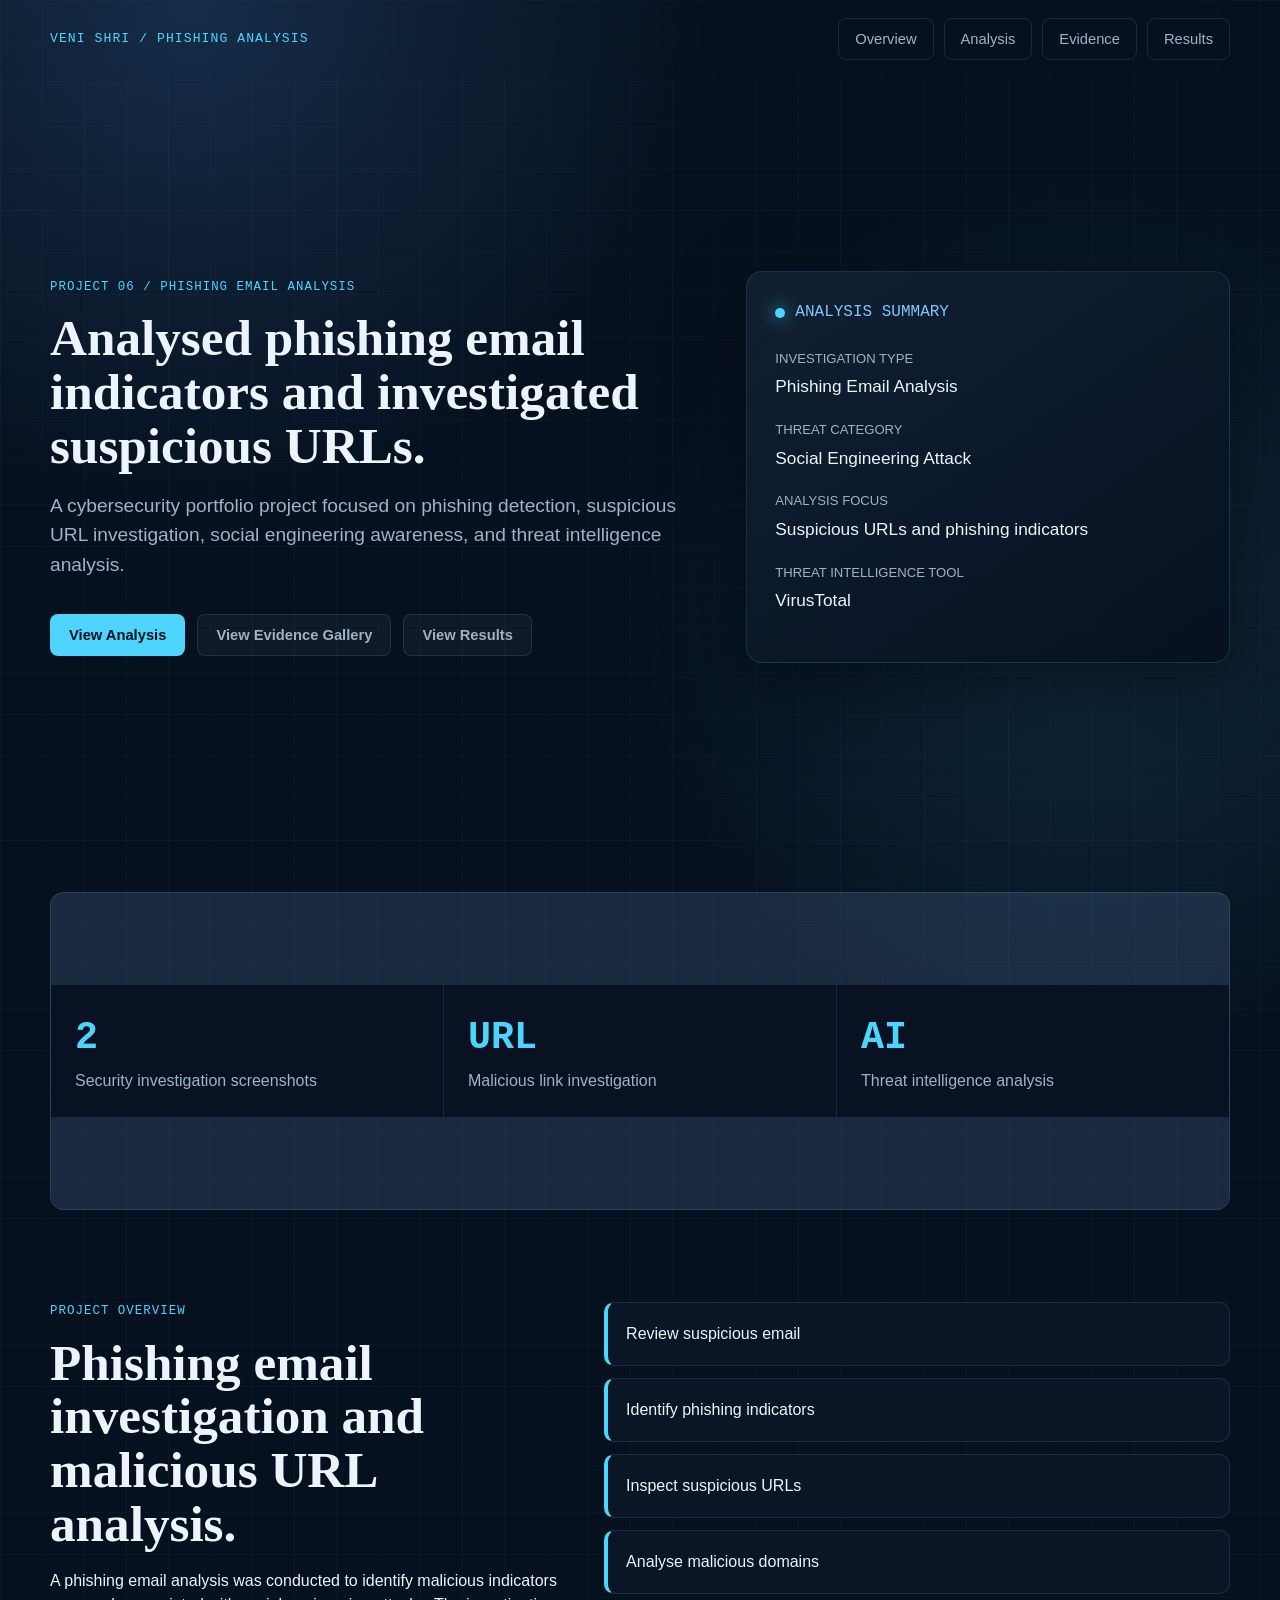
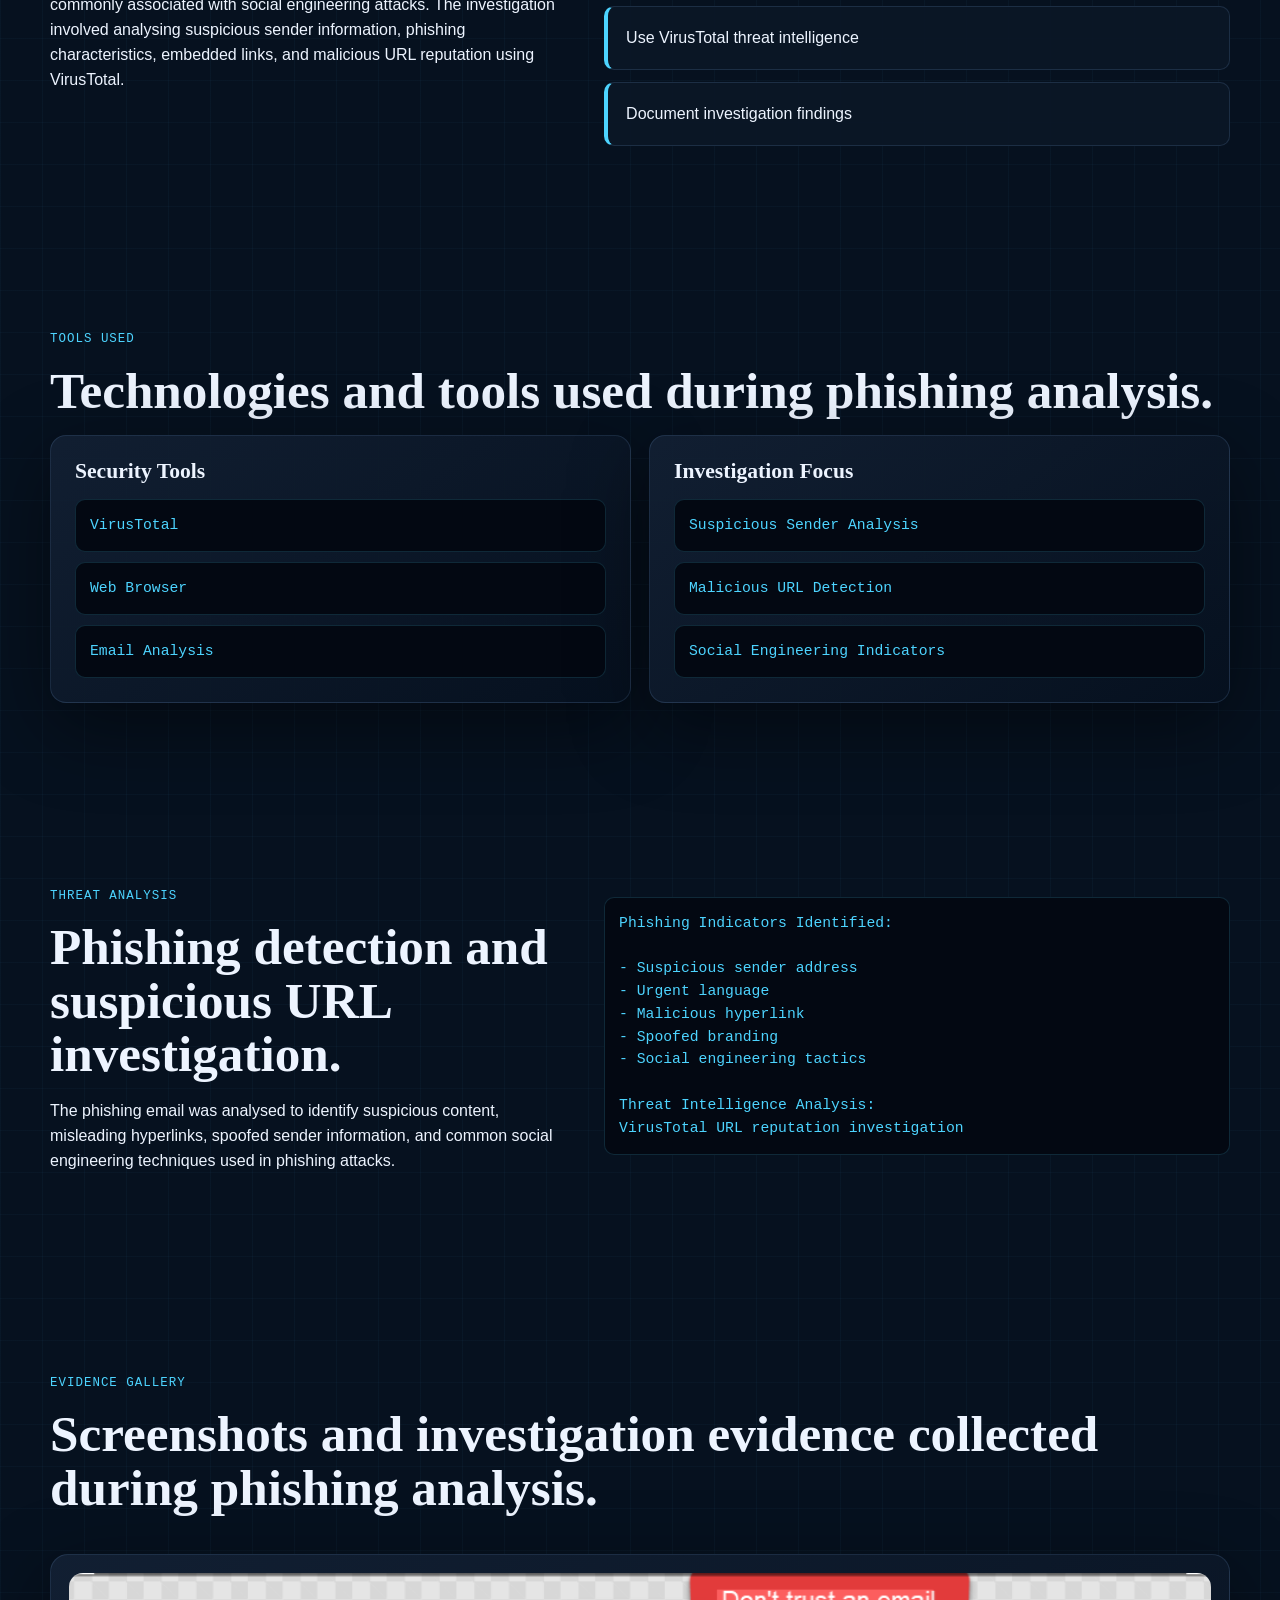
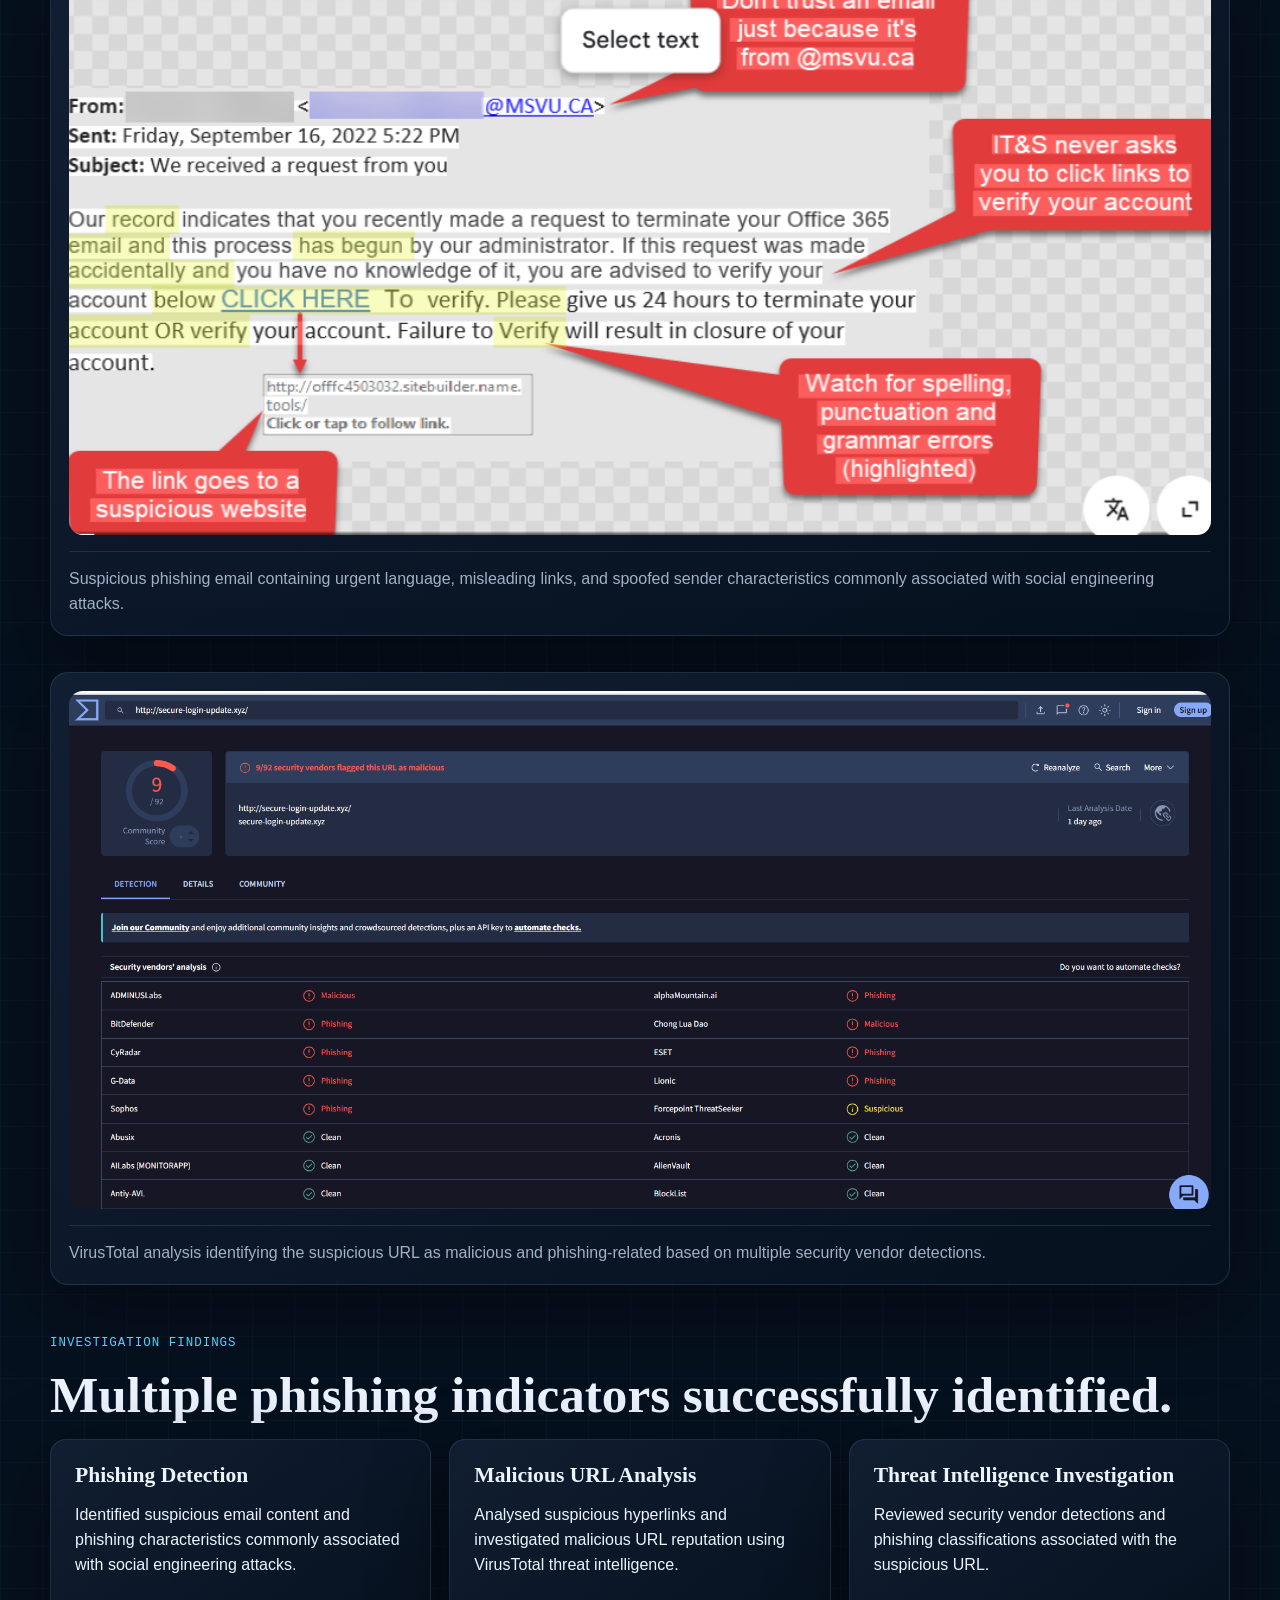
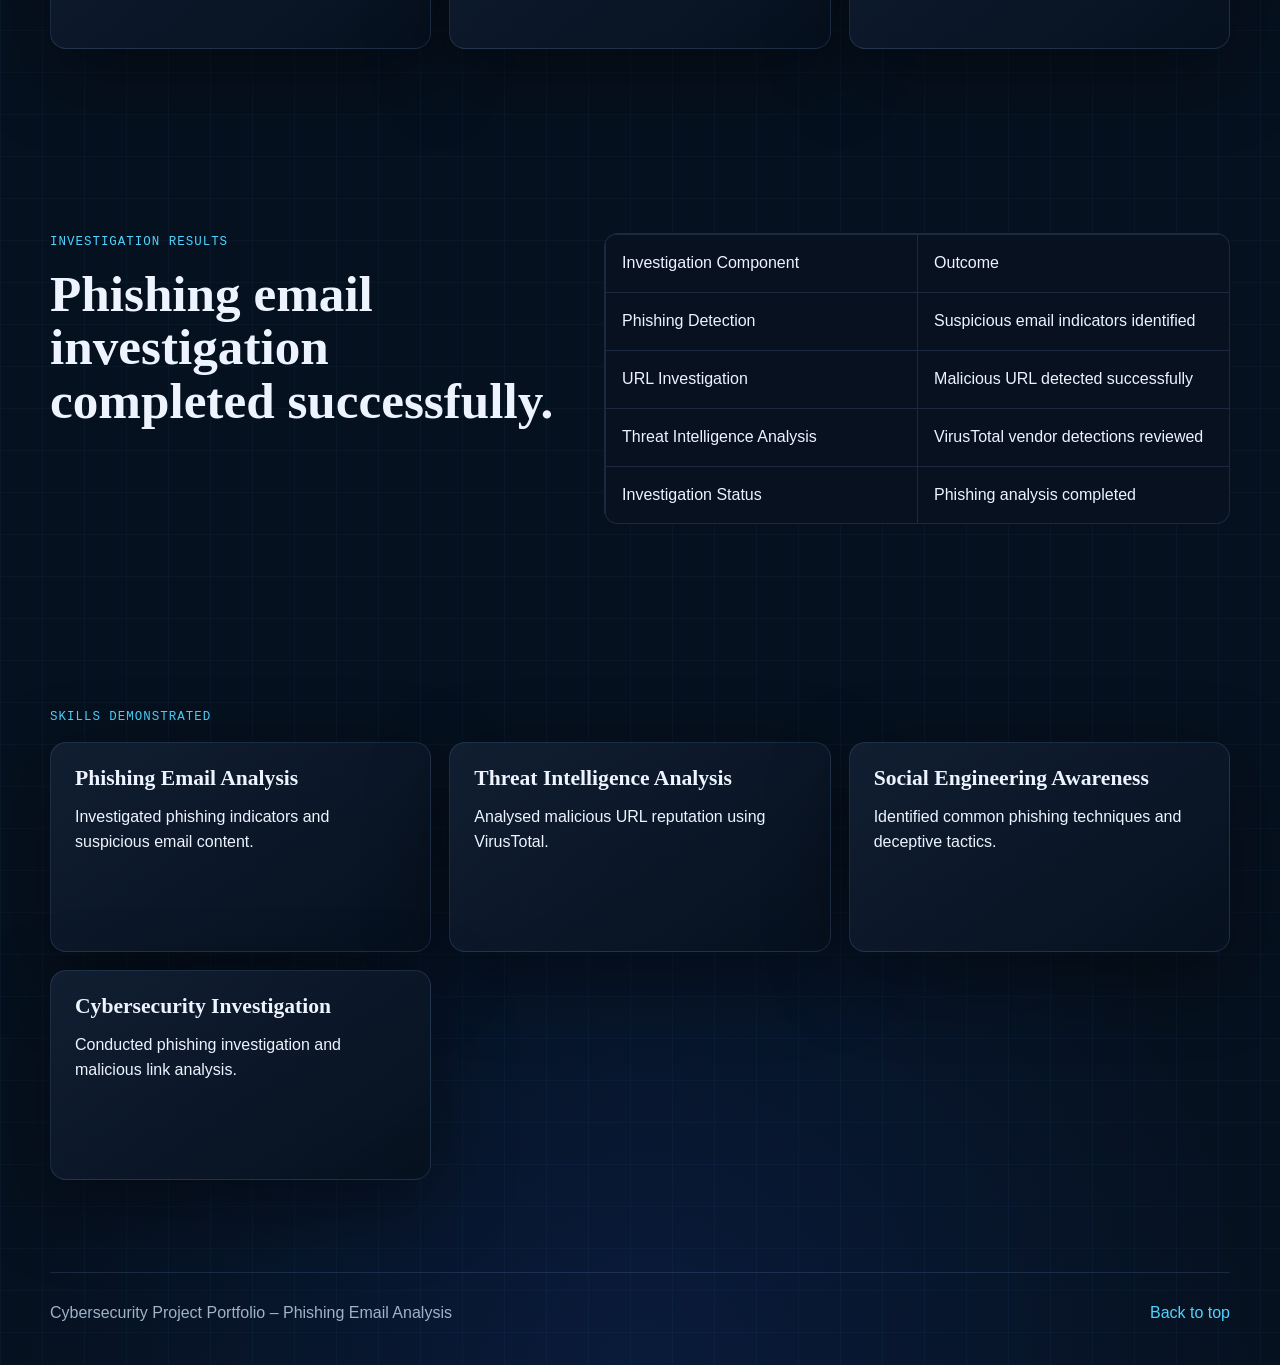
<file: project6/index.html>
<!doctype html>
<html lang="en">
  <head>
    <meta charset="utf-8" />
    <meta name="viewport" content="width=device-width, initial-scale=1" />
    <title>Phishing Email Analysis Portfolio</title>
    <meta
      name="description"
      content="A cybersecurity portfolio project demonstrating phishing email analysis,
      suspicious URL investigation, social engineering awareness, and threat intelligence analysis."
    />
    <link rel="icon" href="favicon.svg" type="image/svg+xml" />
    <link rel="stylesheet" href="styles.css" />
  </head>
  <body>
    <header class="site-header" aria-label="Primary navigation">
      <a class="brand" href="#top">
        Veni Shri / Phishing Analysis
      </a>
      <nav>
        <a href="#overview">Overview</a>
        <a href="#analysis">Analysis</a>
        <a href="#evidence">Evidence</a>
        <a href="#results">Results</a>
      </nav>
    </header>
    <main id="top">
      <section class="hero">
        <div class="hero-copy">
          <p class="eyebrow">
            Project 06 / Phishing Email Analysis
          </p>
          <h2>
            Analysed phishing email indicators and investigated suspicious URLs.
          </h2>
          <p class="lede">
            A cybersecurity portfolio project focused on phishing detection,
            suspicious URL investigation, social engineering awareness,
            and threat intelligence analysis.
          </p>
          <div class="hero-actions">

            <a class="button primary" href="#analysis">
              View Analysis
            </a>
            <a class="button secondary" href="#evidence">
              View Evidence Gallery
            </a>
            <a class="button secondary" href="#results">
              View Results
            </a>
          </div>
        </div>
        <aside class="incident-card" aria-label="Project summary">
          <div>
            <span class="status-dot"></span>
            <span>Analysis Summary</span>
          </div>
          <dl>
            <dt>Investigation Type</dt>
            <dd>Phishing Email Analysis</dd>
            <dt>Threat Category</dt>
            <dd>Social Engineering Attack</dd>
            <dt>Analysis Focus</dt>
            <dd>Suspicious URLs and phishing indicators</dd>
            <dt>Threat Intelligence Tool</dt>
            <dd>VirusTotal</dd>
          </dl>
        </aside>
      </section>
      <section class="metrics" aria-label="Project highlights">
        <article>
          <strong>2</strong>
          <span>Security investigation screenshots</span>
        </article>
        <article>
          <strong>URL</strong>
          <span>Malicious link investigation</span>
        </article>
        <article>
          <strong>AI</strong>
          <span>Threat intelligence analysis</span>
        </article>
      </section>
      <section class="split-section" id="overview">
        <div>
          <p class="eyebrow">Project Overview</p>
          <h2>
            Phishing email investigation and malicious URL analysis.
          </h2>
          <p>
            A phishing email analysis was conducted to identify malicious indicators
            commonly associated with social engineering attacks. The investigation
            involved analysing suspicious sender information, phishing characteristics,
            embedded links, and malicious URL reputation using VirusTotal.
          </p>
        </div>
        <div class="workflow" aria-label="Analysis workflow">
          <div>Review suspicious email</div>
          <div>Identify phishing indicators</div>
          <div>Inspect suspicious URLs</div>
          <div>Analyse malicious domains</div>
          <div>Use VirusTotal threat intelligence</div>
          <div>Document investigation findings</div>
        </div>
      </section>
      <section class="command-section">
        <p class="eyebrow">Tools Used</p>
        <h2>
          Technologies and tools used during phishing analysis.
        </h2>
        <div class="command-grid">
          <article>
            <h3>Security Tools</h3>
            <code>VirusTotal</code>
            <code>Web Browser</code>
            <code>Email Analysis</code>
          </article>
          <article>
            <h3>Investigation Focus</h3>
            <code>Suspicious Sender Analysis</code>
            <code>Malicious URL Detection</code>
            <code>Social Engineering Indicators</code>
          </article>
        </div>
      </section>
      <section class="architecture" id="analysis">
        <div>
          <p class="eyebrow">Threat Analysis</p>
          <h2>
            Phishing detection and suspicious URL investigation.
          </h2>
          <p>
            The phishing email was analysed to identify suspicious content,
            misleading hyperlinks, spoofed sender information, and common
            social engineering techniques used in phishing attacks.
          </p>
        </div>
        <div class="code-block">
<pre>
Phishing Indicators Identified:

- Suspicious sender address
- Urgent language
- Malicious hyperlink
- Spoofed branding
- Social engineering tactics

Threat Intelligence Analysis:
VirusTotal URL reputation investigation
</pre>
        </div>
      </section>
      <section class="evidence-section" id="evidence">
        <p class="eyebrow">Evidence Gallery</p>
        <h2>
          Screenshots and investigation evidence collected during phishing analysis.
        </h2>
        <div class="evidence-grid">
          <figure class="wide">
            <img
              src="assets/phishing-email-overview.png"
              alt="Phishing email overview"
            />
            <figcaption>
              Suspicious phishing email containing urgent language, misleading links,
              and spoofed sender characteristics commonly associated with
              social engineering attacks.
            </figcaption>
          </figure>
          <figure class="wide">
            <img
              src="assets/virustotal-url-analysis.png"
              alt="VirusTotal URL analysis"
            />
            <figcaption>
              VirusTotal analysis identifying the suspicious URL as malicious
              and phishing-related based on multiple security vendor detections.
            </figcaption>
          </figure>
        </div>
        <br><br>
        <p class="eyebrow">Investigation Findings</p>
        <h2>
          Multiple phishing indicators successfully identified.
        </h2>
        <div class="learning-list">
          <article>
            <h3>Phishing Detection</h3>
            <p>
              Identified suspicious email content and phishing characteristics
              commonly associated with social engineering attacks.
            </p>
          </article>
          <article>
            <h3>Malicious URL Analysis</h3>
            <p>
              Analysed suspicious hyperlinks and investigated malicious
              URL reputation using VirusTotal threat intelligence.
            </p>
          </article>
          <article>
            <h3>Threat Intelligence Investigation</h3>
            <p>
              Reviewed security vendor detections and phishing classifications
              associated with the suspicious URL.
            </p>
          </article>
        </div>
      </section>
      <section class="result-section" id="results">
        <div>
          <p class="eyebrow">Investigation Results</p>
          <h2>
            Phishing email investigation completed successfully.
          </h2>
        </div>
        <div class="comparison-table" role="table" aria-label="Investigation results">
          <div role="row" class="header-row">
            <span role="columnheader">Investigation Component</span>
            <span role="columnheader">Outcome</span>
          </div>
          <div role="row">
            <span role="cell">Phishing Detection</span>
            <span role="cell">Suspicious email indicators identified</span>
          </div>
          <div role="row">
            <span role="cell">URL Investigation</span>
            <span role="cell">Malicious URL detected successfully</span>
          </div>
          <div role="row">
            <span role="cell">Threat Intelligence Analysis</span>
            <span role="cell">VirusTotal vendor detections reviewed</span>
          </div>
          <div role="row">
            <span role="cell">Investigation Status</span>
            <span role="cell">Phishing analysis completed</span>
          </div>
        </div>
      </section>
      <section class="learning-section">
        <p class="eyebrow">Skills Demonstrated</p>
        <div class="learning-list">
          <article>
            <h3>Phishing Email Analysis</h3>
            <p>
              Investigated phishing indicators and suspicious email content.
            </p>
          </article>
          <article>
            <h3>Threat Intelligence Analysis</h3>
            <p>
              Analysed malicious URL reputation using VirusTotal.
            </p>
          </article>
          <article>
            <h3>Social Engineering Awareness</h3>
            <p>
              Identified common phishing techniques and deceptive tactics.
            </p>
          </article>
          <article>
            <h3>Cybersecurity Investigation</h3>
            <p>
              Conducted phishing investigation and malicious link analysis.
            </p>
          </article>
        </div>
      </section>
    </main>
    <footer>
      <span>
        Cybersecurity Project Portfolio – Phishing Email Analysis
      </span>
      <a href="#top">Back to top</a>
    </footer>
  </body>
</html>
</file>
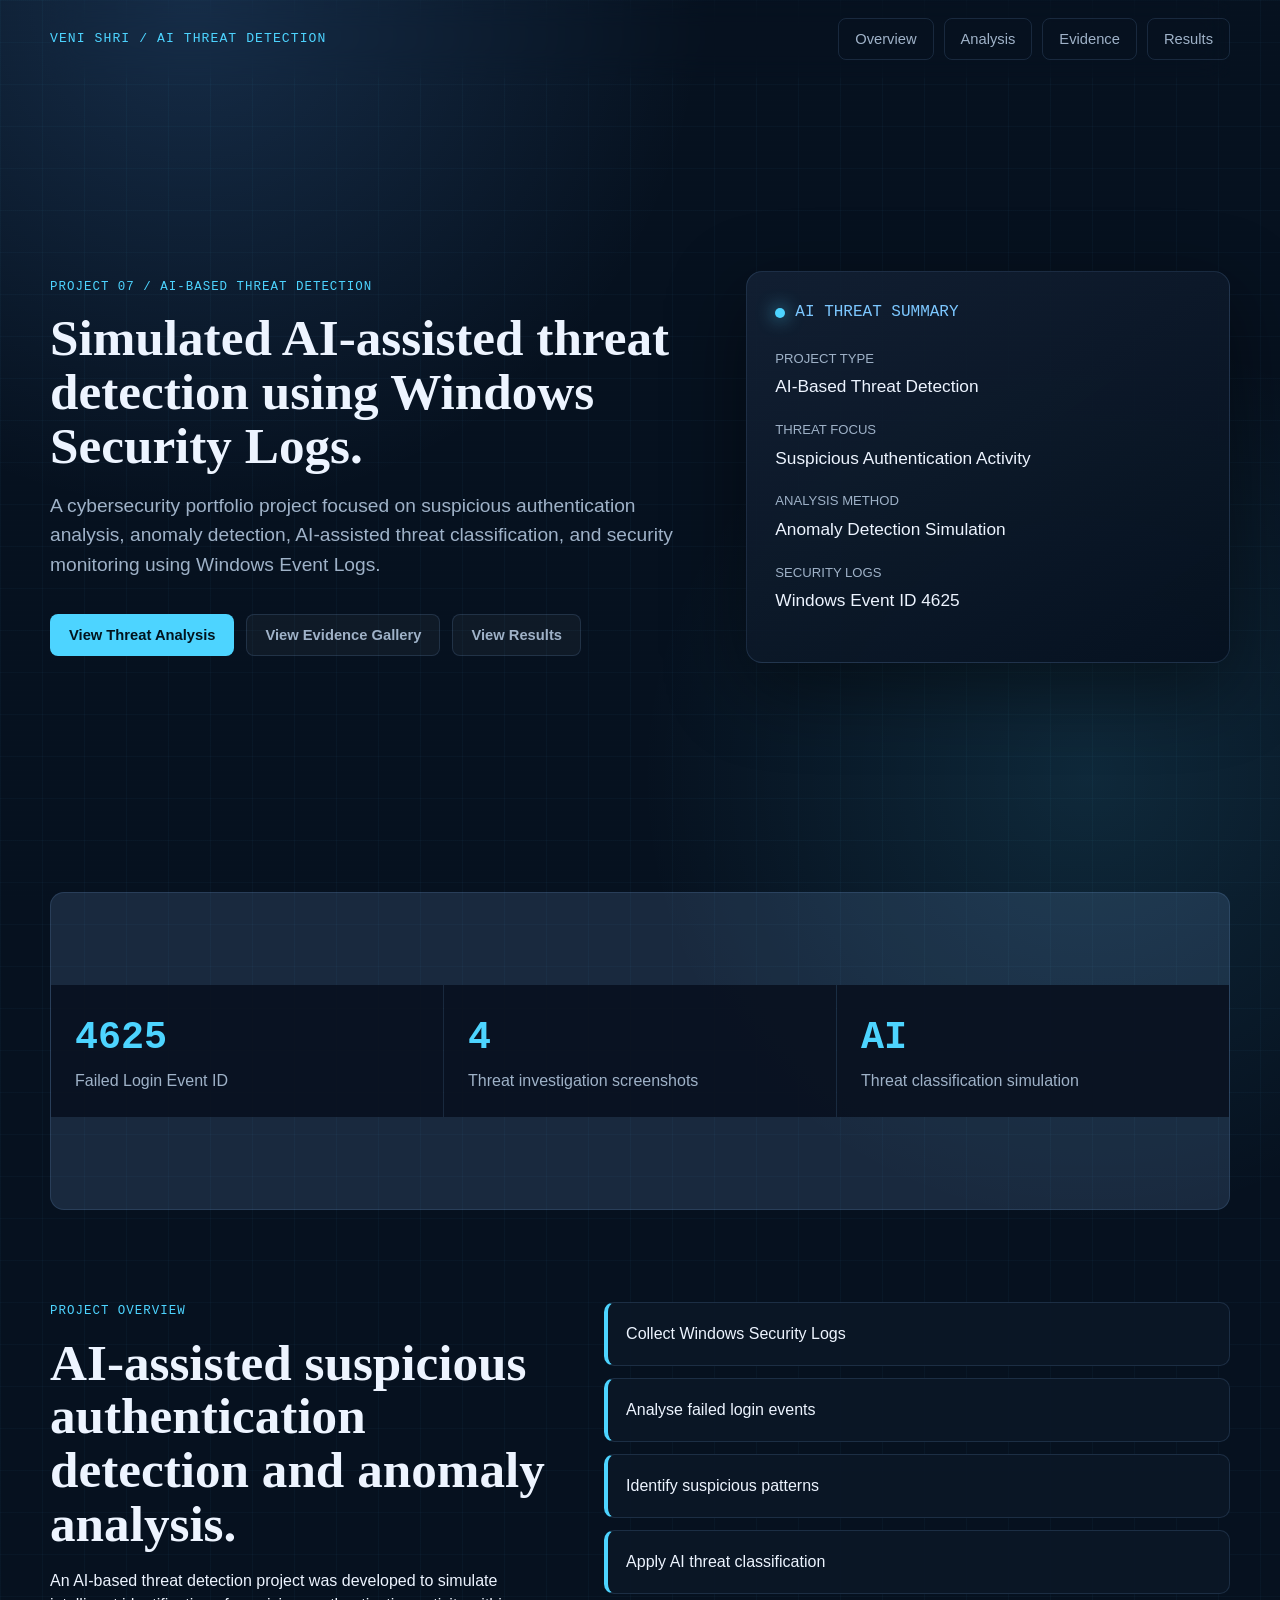
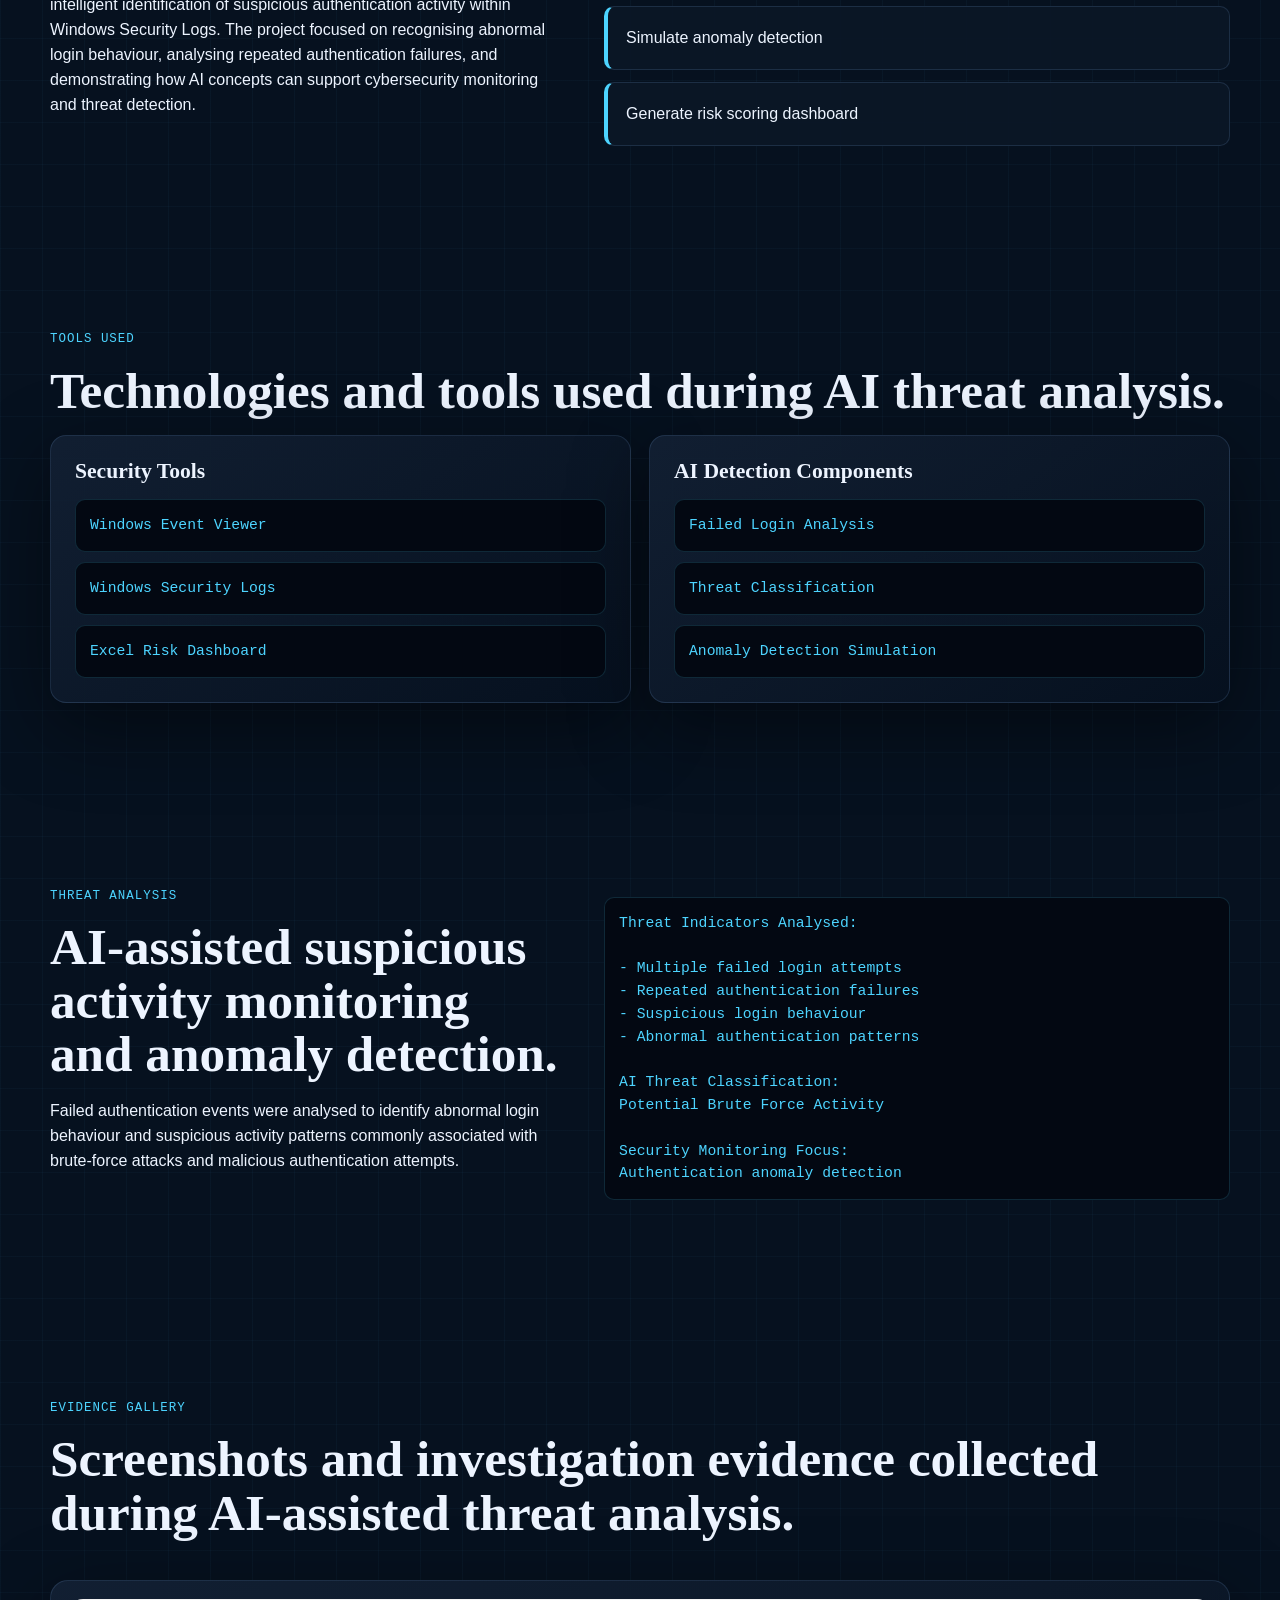
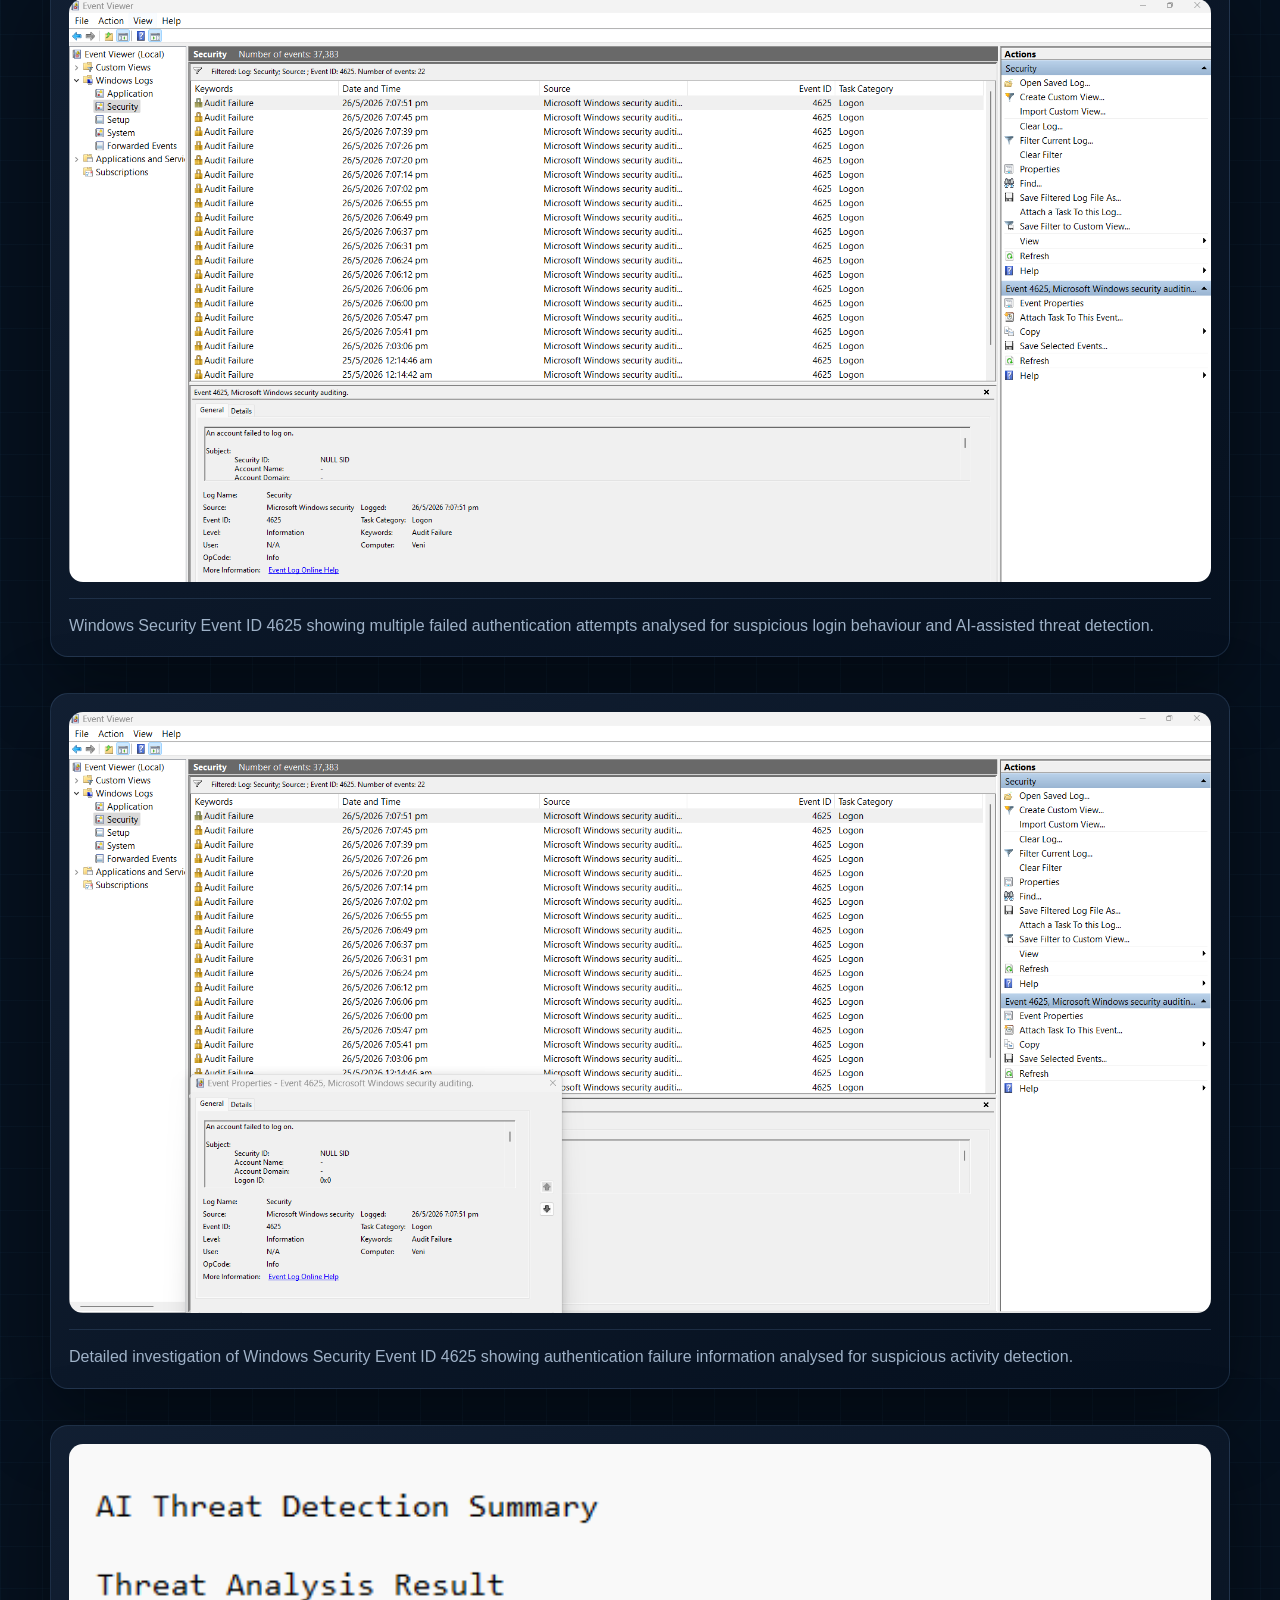
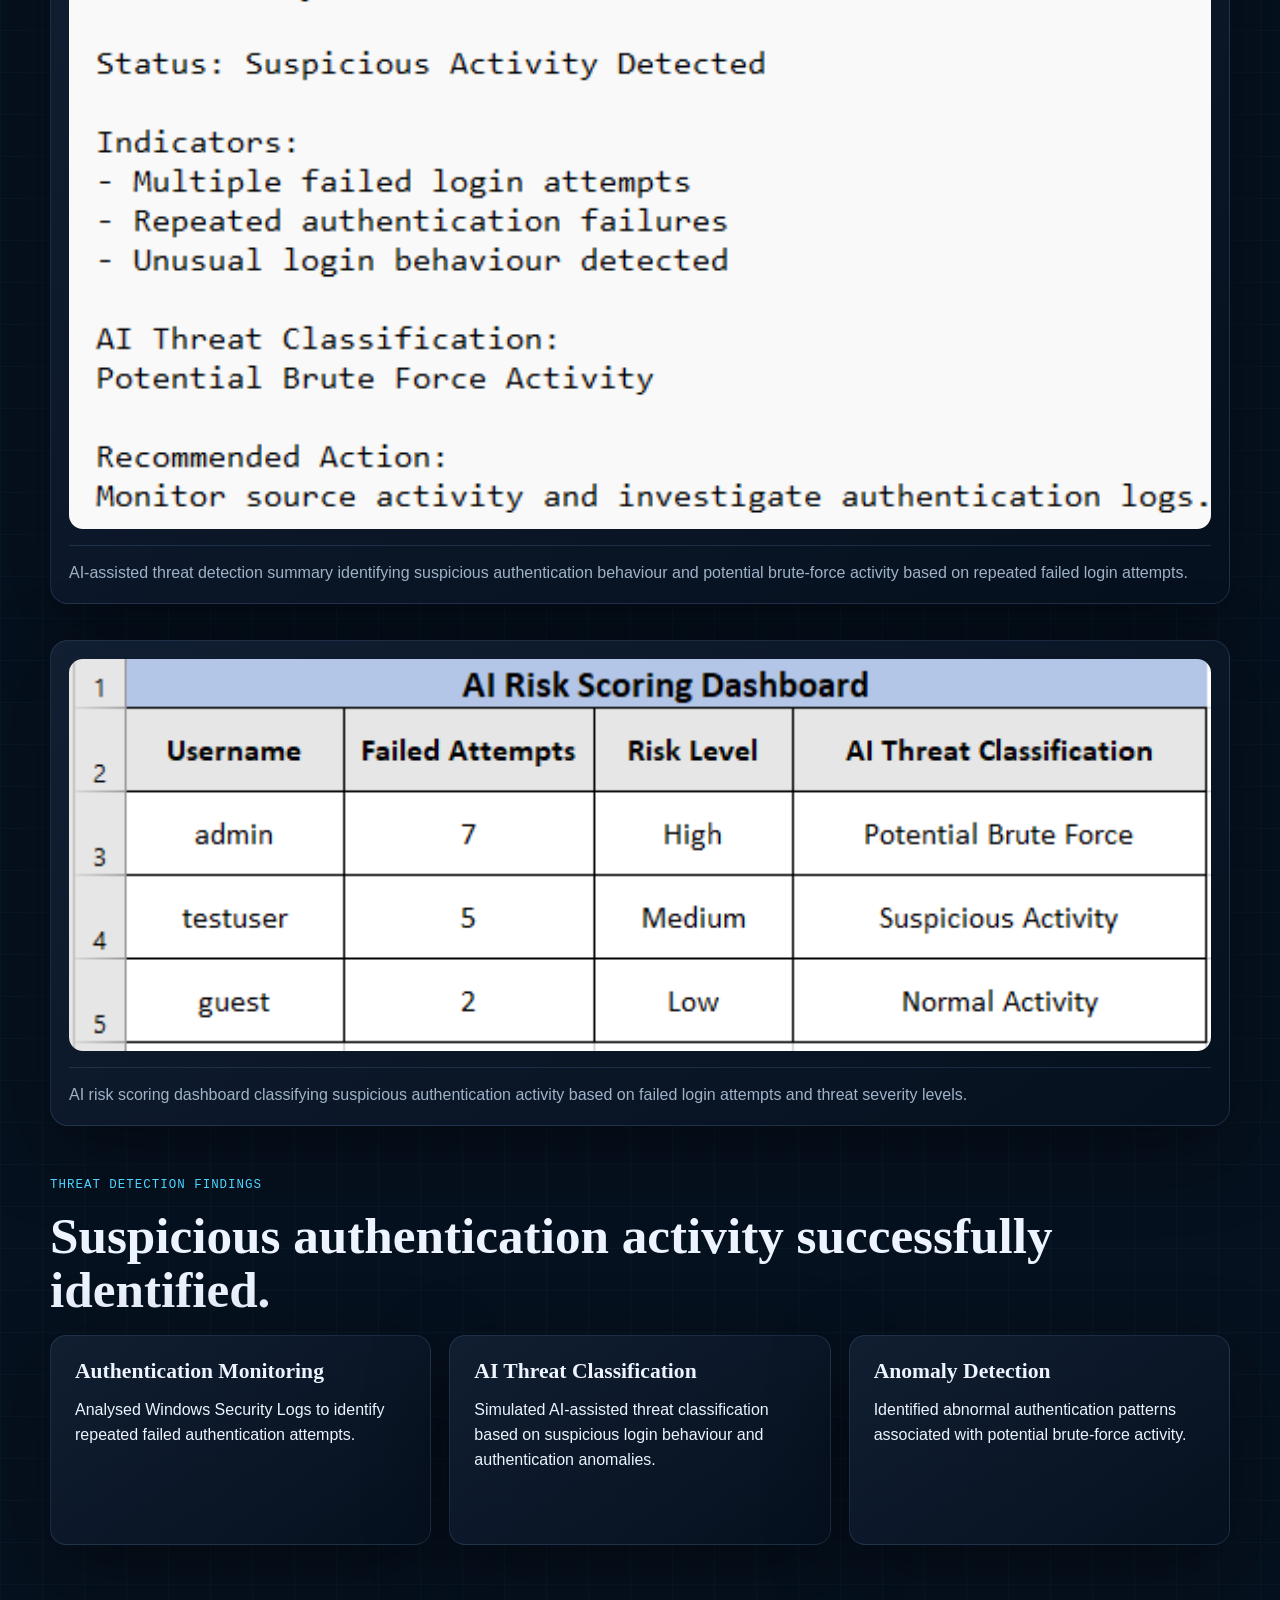
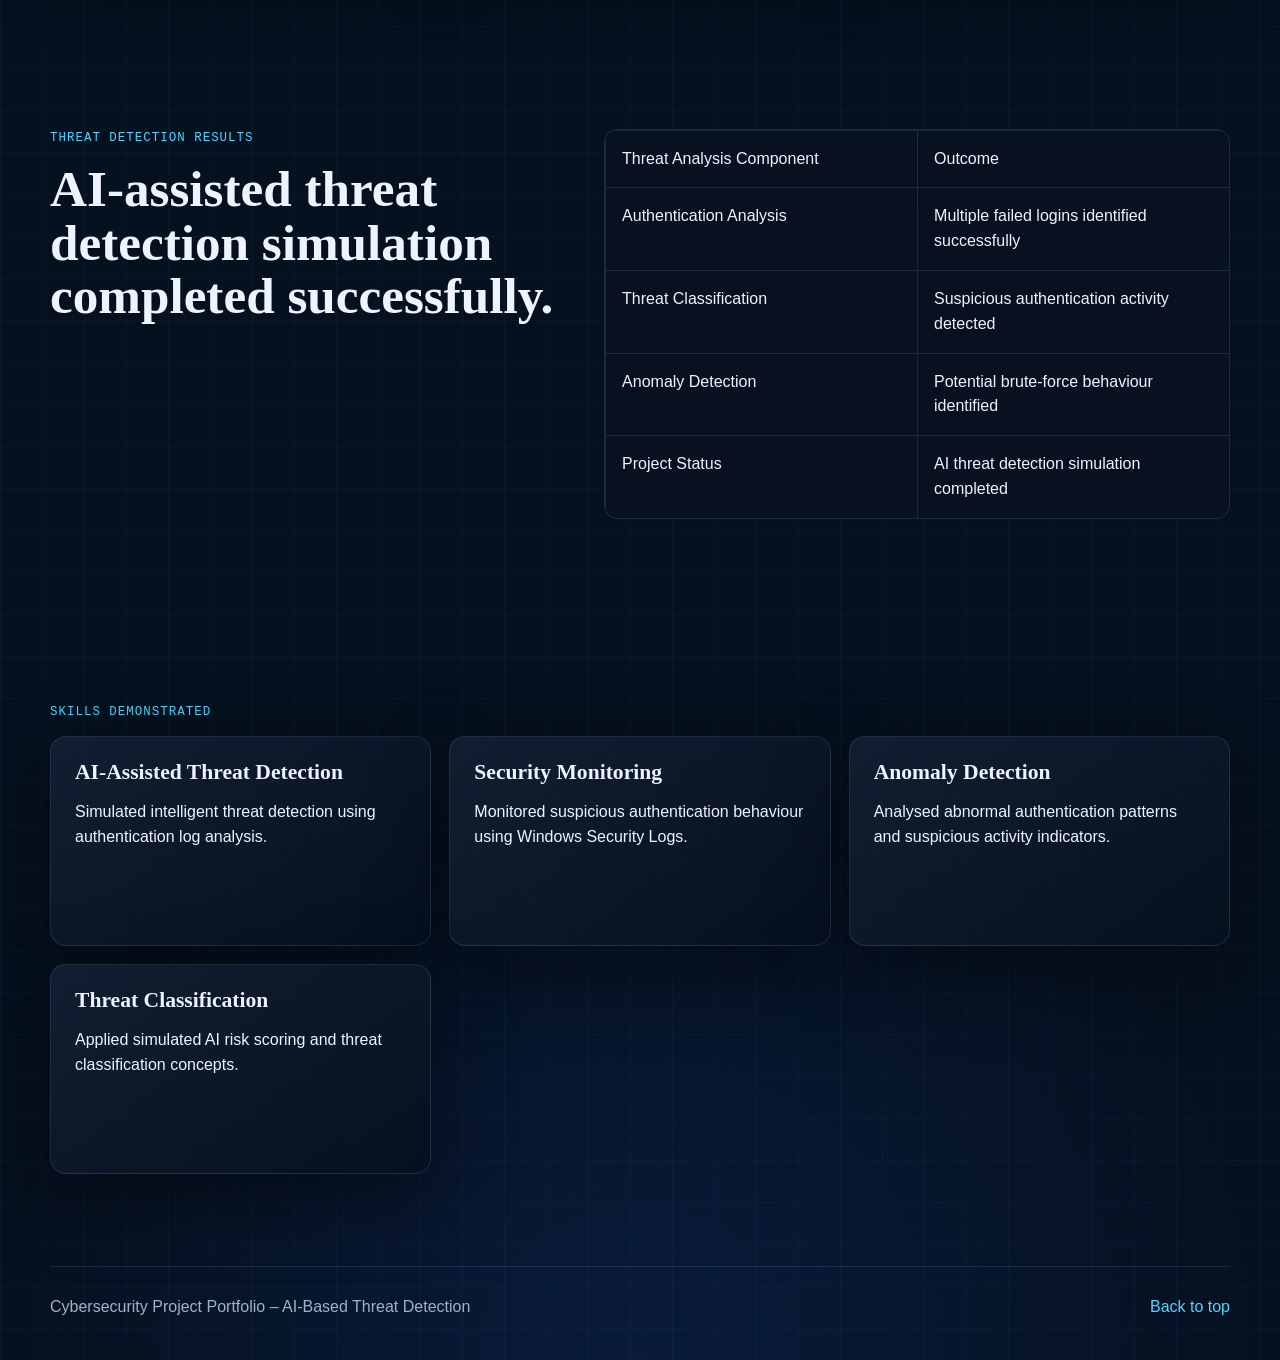
<file: project7/index.html>
<!doctype html>
<html lang="en">
  <head>
    <meta charset="utf-8" />
    <meta name="viewport" content="width=device-width, initial-scale=1" />
    <title>AI-Based Threat Detection Portfolio</title>
    <meta
      name="description"
      content="A cybersecurity portfolio project demonstrating AI-assisted threat detection,
      suspicious authentication analysis, anomaly detection, and AI-based security monitoring."
    />
    <link rel="icon" href="favicon.svg" type="image/svg+xml" />
    <link rel="stylesheet" href="styles.css" />
  </head>
  <body>
    <header class="site-header" aria-label="Primary navigation">
      <a class="brand" href="#top">
        Veni Shri / AI Threat Detection
      </a>
      <nav>
        <a href="#overview">Overview</a>
        <a href="#analysis">Analysis</a>
        <a href="#evidence">Evidence</a>
        <a href="#results">Results</a>
      </nav>
    </header>
    <main id="top">
      <section class="hero">
        <div class="hero-copy">
          <p class="eyebrow">
            Project 07 / AI-Based Threat Detection
          </p>
          <h2>
            Simulated AI-assisted threat detection using Windows Security Logs.
          </h2>
          <p class="lede">
            A cybersecurity portfolio project focused on suspicious authentication
            analysis, anomaly detection, AI-assisted threat classification,
            and security monitoring using Windows Event Logs.
          </p>
          <div class="hero-actions">
            <a class="button primary" href="#analysis">
              View Threat Analysis
            </a>
            <a class="button secondary" href="#evidence">
              View Evidence Gallery
            </a>
            <a class="button secondary" href="#results">
              View Results
            </a>
          </div>
        </div>
        <aside class="incident-card" aria-label="Project summary">
          <div>
            <span class="status-dot"></span>
            <span>AI Threat Summary</span>
          </div>
          <dl>
            <dt>Project Type</dt>
            <dd>AI-Based Threat Detection</dd>
            <dt>Threat Focus</dt>
            <dd>Suspicious Authentication Activity</dd>
            <dt>Analysis Method</dt>
            <dd>Anomaly Detection Simulation</dd>
            <dt>Security Logs</dt>
            <dd>Windows Event ID 4625</dd>
          </dl>
        </aside>
      </section>
      <section class="metrics" aria-label="Project highlights">
        <article>
          <strong>4625</strong>
          <span>Failed Login Event ID</span>
        </article>
        <article>
          <strong>4</strong>
          <span>Threat investigation screenshots</span>
        </article>
        <article>
          <strong>AI</strong>
          <span>Threat classification simulation</span>
        </article>
      </section>
      <section class="split-section" id="overview">
        <div>
          <p class="eyebrow">Project Overview</p>
          <h2>
            AI-assisted suspicious authentication detection and anomaly analysis.
          </h2>
          <p>
            An AI-based threat detection project was developed to simulate
            intelligent identification of suspicious authentication activity
            within Windows Security Logs. The project focused on recognising
            abnormal login behaviour, analysing repeated authentication failures,
            and demonstrating how AI concepts can support cybersecurity
            monitoring and threat detection.
          </p>
        </div>
        <div class="workflow" aria-label="AI detection workflow">
          <div>Collect Windows Security Logs</div>
          <div>Analyse failed login events</div>
          <div>Identify suspicious patterns</div>
          <div>Apply AI threat classification</div>
          <div>Simulate anomaly detection</div>
          <div>Generate risk scoring dashboard</div>
        </div>
      </section>
      <section class="command-section">
        <p class="eyebrow">Tools Used</p>
        <h2>
          Technologies and tools used during AI threat analysis.
        </h2>
        <div class="command-grid">
          <article>
            <h3>Security Tools</h3>
            <code>Windows Event Viewer</code>
            <code>Windows Security Logs</code>
            <code>Excel Risk Dashboard</code>
          </article>
          <article>
            <h3>AI Detection Components</h3>
            <code>Failed Login Analysis</code>
            <code>Threat Classification</code>
            <code>Anomaly Detection Simulation</code>
          </article>
        </div>
      </section>
      <section class="architecture" id="analysis">
        <div>
          <p class="eyebrow">Threat Analysis</p>
          <h2>
            AI-assisted suspicious activity monitoring and anomaly detection.
          </h2>
          <p>
            Failed authentication events were analysed to identify abnormal
            login behaviour and suspicious activity patterns commonly associated
            with brute-force attacks and malicious authentication attempts.
          </p>
        </div>
        <div class="code-block">
<pre>
Threat Indicators Analysed:

- Multiple failed login attempts
- Repeated authentication failures
- Suspicious login behaviour
- Abnormal authentication patterns

AI Threat Classification:
Potential Brute Force Activity

Security Monitoring Focus:
Authentication anomaly detection
</pre>
        </div>
      </section>
      <section class="evidence-section" id="evidence">
        <p class="eyebrow">Evidence Gallery</p>
        <h2>
          Screenshots and investigation evidence collected during AI-assisted threat analysis.
        </h2>
        <div class="evidence-grid">
          <figure class="wide">
            <img
              src="assets/ai-threat-login-analysis.png"
              alt="Suspicious authentication activity"
            />
            <figcaption>
              Windows Security Event ID 4625 showing multiple failed authentication attempts analysed for suspicious login behaviour and AI-assisted threat detection.
            </figcaption>
          </figure>
          <figure>
            <img
              src="assets/ai-threat-event-details.png"
              alt="Detailed authentication investigation"
            />
            <figcaption>
              Detailed investigation of Windows Security Event ID 4625 showing authentication failure information analysed for suspicious activity detection.
            </figcaption>
          </figure>
          <figure>
            <img
              src="assets/ai-threat-summary.png"
              alt="AI threat detection summary"
            />
            <figcaption>
              AI-assisted threat detection summary identifying suspicious authentication behaviour and potential brute-force activity based on repeated failed login attempts.
            </figcaption>
          </figure>
          <figure class="wide">
            <img
              src="assets/ai-risk-scoring-dashboard.png"
              alt="AI risk scoring dashboard"
            />
            <figcaption>
              AI risk scoring dashboard classifying suspicious authentication activity based on failed login attempts and threat severity levels.
            </figcaption>
          </figure>
        </div>
        <br><br>
        <p class="eyebrow">Threat Detection Findings</p>
        <h2>
          Suspicious authentication activity successfully identified.
        </h2>
        <div class="learning-list">
          <article>
            <h3>Authentication Monitoring</h3>
            <p>
              Analysed Windows Security Logs to identify repeated failed authentication attempts.
            </p>
          </article>
          <article>
            <h3>AI Threat Classification</h3>
            <p>
              Simulated AI-assisted threat classification based on suspicious login behaviour and authentication anomalies.
            </p>
          </article>
          <article>
            <h3>Anomaly Detection</h3>
            <p>
              Identified abnormal authentication patterns associated with potential brute-force activity.
            </p>
          </article>
        </div>
      </section>
      <section class="result-section" id="results">
        <div>
          <p class="eyebrow">Threat Detection Results</p>
          <h2>
            AI-assisted threat detection simulation completed successfully.
          </h2>
        </div>
        <div class="comparison-table" role="table" aria-label="Threat detection results">
          <div role="row" class="header-row">
            <span role="columnheader">Threat Analysis Component</span>
            <span role="columnheader">Outcome</span>
          </div>
          <div role="row">
            <span role="cell">Authentication Analysis</span>
            <span role="cell">Multiple failed logins identified successfully</span>
          </div>
          <div role="row">
            <span role="cell">Threat Classification</span>
            <span role="cell">Suspicious authentication activity detected</span>
          </div>
          <div role="row">
            <span role="cell">Anomaly Detection</span>
            <span role="cell">Potential brute-force behaviour identified</span>
          </div>
          <div role="row">
            <span role="cell">Project Status</span>
            <span role="cell">AI threat detection simulation completed</span>
          </div>
        </div>
      </section>
      <section class="learning-section">
        <p class="eyebrow">Skills Demonstrated</p>
        <div class="learning-list">
          <article>
            <h3>AI-Assisted Threat Detection</h3>
            <p>
              Simulated intelligent threat detection using authentication log analysis.
            </p>
          </article>
          <article>
            <h3>Security Monitoring</h3>
            <p>
              Monitored suspicious authentication behaviour using Windows Security Logs.
            </p>
          </article>
          <article>
            <h3>Anomaly Detection</h3>
            <p>
              Analysed abnormal authentication patterns and suspicious activity indicators.
            </p>
          </article>
          <article>
            <h3>Threat Classification</h3>
            <p>
              Applied simulated AI risk scoring and threat classification concepts.
            </p>
          </article>
        </div>
      </section>
    </main>
    <footer>
      <span>
        Cybersecurity Project Portfolio – AI-Based Threat Detection
      </span>
      <a href="#top">Back to top</a>
    </footer>
  </body>
</html>
</file>
<file: project1/styles.css>
:root {
  color-scheme: dark;
  --bg: #080b0d;
  --panel: #11171a;
  --panel-2: #172024;
  --text: #edf5ef;
  --muted: #9eafa7;
  --line: rgba(216, 255, 230, 0.15);
  --green: #5cff9d;
  --amber: #ffca68;
  --red: #ff6d62;
  --blue: #6cc8ff;
  --shadow: 0 24px 80px rgba(0, 0, 0, 0.42);
  --max: 1180px;
}

* {
  box-sizing: border-box;
}

html {
  scroll-behavior: smooth;
}

body {
  margin: 0;
  min-height: 100vh;
  background:
    linear-gradient(90deg, rgba(92, 255, 157, 0.04) 1px, transparent 1px),
    linear-gradient(180deg, rgba(92, 255, 157, 0.035) 1px, transparent 1px),
    radial-gradient(circle at 20% 0%, rgba(108, 200, 255, 0.16), transparent 34rem),
    radial-gradient(circle at 85% 12%, rgba(255, 202, 104, 0.11), transparent 26rem),
    var(--bg);
  background-size: 42px 42px, 42px 42px, auto, auto, auto;
  color: var(--text);
  font-family: "Avenir Next", "Gill Sans", "Trebuchet MS", sans-serif;
  line-height: 1.55;
}

body::before {
  content: "";
  position: fixed;
  inset: 0;
  pointer-events: none;
  background-image:
    linear-gradient(rgba(255, 255, 255, 0.04), rgba(255, 255, 255, 0.02) 1px, transparent 1px);
  background-size: 100% 5px;
  mix-blend-mode: overlay;
  opacity: 0.45;
}

a {
  color: inherit;
}

img {
  display: block;
  max-width: 100%;
}

.site-header,
main,
footer {
  width: min(var(--max), calc(100% - 32px));
  margin: 0 auto;
}

.site-header {
  position: sticky;
  top: 0;
  z-index: 10;
  display: flex;
  align-items: center;
  justify-content: space-between;
  gap: 20px;
  padding: 18px 0;
  backdrop-filter: blur(14px);
}

.brand {
  color: var(--green);
  font-family: "Menlo", "Consolas", monospace;
  font-size: 0.82rem;
  letter-spacing: 0;
  text-decoration: none;
  text-transform: uppercase;
}

nav {
  display: flex;
  gap: 8px;
}

nav a,
.button {
  min-height: 40px;
  border: 1px solid var(--line);
  border-radius: 6px;
  display: inline-flex;
  align-items: center;
  justify-content: center;
  padding: 0 14px;
  color: var(--muted);
  font-size: 0.92rem;
  text-decoration: none;
  transition: 180ms ease;
}

nav a:hover,
.button:hover {
  border-color: rgba(92, 255, 157, 0.55);
  color: var(--text);
  transform: translateY(-1px);
}

.hero {
  min-height: calc(100svh - 86px);
  display: grid;
  grid-template-columns: minmax(0, 1.15fr) minmax(320px, 0.85fr);
  gap: 42px;
  align-items: center;
  padding: 48px 0 84px;
}

.eyebrow {
  margin: 0 0 14px;
  color: var(--green);
  font-family: "Menlo", "Consolas", monospace;
  font-size: 0.78rem;
  text-transform: uppercase;
}

h1,
h2,
h3,
p {
  margin-top: 0;
}

h1,
h2,
h3 {
  font-family: "Hoefler Text", "Georgia", serif;
  font-weight: 700;
  line-height: 1.02;
}

h1 {
  max-width: 900px;
  margin-bottom: 22px;
  font-size: clamp(3rem, 7vw, 6.8rem);
}

h2 {
  margin-bottom: 18px;
  font-size: clamp(2rem, 4vw, 4rem);
}

h3 {
  margin-bottom: 16px;
  font-size: 1.35rem;
}

.lede {
  max-width: 680px;
  color: var(--muted);
  font-size: 1.22rem;
}

.hero-actions {
  display: flex;
  flex-wrap: wrap;
  gap: 12px;
  margin-top: 34px;
}

.button {
  padding: 0 18px;
  font-weight: 700;
}

.button.primary {
  border-color: rgba(92, 255, 157, 0.65);
  background: var(--green);
  color: #062211;
}

.button.secondary {
  background: rgba(255, 255, 255, 0.04);
}

.incident-card,
.command-grid article,
figure,
.learning-list article {
  border: 1px solid var(--line);
  border-radius: 8px;
  background: linear-gradient(145deg, rgba(23, 32, 36, 0.92), rgba(9, 14, 16, 0.92));
  box-shadow: var(--shadow);
}

.incident-card {
  padding: 24px;
}

.incident-card > div:first-child {
  display: flex;
  align-items: center;
  gap: 10px;
  margin-bottom: 24px;
  color: var(--amber);
  font-family: "Menlo", "Consolas", monospace;
  text-transform: uppercase;
}

.status-dot {
  width: 10px;
  height: 10px;
  border-radius: 999px;
  background: var(--amber);
  box-shadow: 0 0 24px var(--amber);
}

dl {
  margin: 0;
}

dt {
  color: var(--muted);
  font-size: 0.82rem;
  text-transform: uppercase;
}

dd {
  margin: 4px 0 20px;
  font-size: 1.08rem;
}

.metrics {
  display: grid;
  grid-template-columns: repeat(3, 1fr);
  gap: 1px;
  overflow: hidden;
  border: 1px solid var(--line);
  border-radius: 8px;
  background: var(--line);
}

.metrics article {
  min-height: 132px;
  padding: 24px;
  background: rgba(9, 14, 16, 0.9);
}

.metrics strong {
  display: block;
  color: var(--amber);
  font-family: "Menlo", "Consolas", monospace;
  font-size: 2.4rem;
}

.metrics span {
  color: var(--muted);
}

section {
  padding: 92px 0;
}

.split-section,
.architecture,
.result-section {
  display: grid;
  grid-template-columns: minmax(0, 0.9fr) minmax(320px, 1.1fr);
  gap: 42px;
  align-items: start;
}

.split-section p,
.architecture p {
  color: var(--muted);
  font-size: 1.1rem;
}

.workflow {
  display: grid;
  gap: 12px;
  counter-reset: step;
}

.workflow div {
  counter-increment: step;
  position: relative;
  min-height: 64px;
  border: 1px solid var(--line);
  border-left: 4px solid var(--green);
  border-radius: 8px;
  display: flex;
  align-items: center;
  padding: 16px 18px 16px 62px;
  background: rgba(17, 23, 26, 0.86);
}

.workflow div::before {
  content: counter(step, decimal-leading-zero);
  position: absolute;
  left: 18px;
  color: var(--green);
  font-family: "Menlo", "Consolas", monospace;
}

.command-section {
  border-block: 1px solid var(--line);
}

.command-grid {
  display: grid;
  grid-template-columns: repeat(2, 1fr);
  gap: 18px;
}

.command-grid article {
  padding: 24px;
}

code {
  display: block;
  margin-top: 10px;
  border: 1px solid rgba(92, 255, 157, 0.18);
  border-radius: 6px;
  padding: 10px 12px;
  background: #050809;
  color: var(--green);
  font-family: "Menlo", "Consolas", monospace;
  font-size: 0.92rem;
  white-space: normal;
}

figure {
  margin: 0;
  overflow: hidden;
}

figure img {
  width: 100%;
  background: #050809;
}

figcaption {
  border-top: 1px solid var(--line);
  padding: 12px 14px;
  color: var(--muted);
  font-size: 0.9rem;
}

.architecture figure {
  justify-self: center;
  width: min(100%, 560px);
}

.evidence-grid {
  display: grid;
  grid-template-columns: repeat(3, 1fr);
  gap: 18px;
  align-items: start;
}

.evidence-grid .wide {
  grid-column: span 2;
}

.result-section {
  align-items: center;
}

.comparison-table {
  overflow: hidden;
  border: 1px solid var(--line);
  border-radius: 8px;
  background: rgba(9, 14, 16, 0.9);
}

.comparison-table [role="row"] {
  display: grid;
  grid-template-columns: 1fr 1fr 1fr;
  border-top: 1px solid var(--line);
}

.comparison-table [role="row"]:first-child {
  border-top: 0;
}

.comparison-table span {
  min-width: 0;
  padding: 16px;
  border-left: 1px solid var(--line);
}

.comparison-table span:first-child {
  border-left: 0;
  color: var(--text);
  font-weight: 700;
}

.comparison-table span:nth-child(2) {
  color: var(--red);
}

.comparison-table span:nth-child(3) {
  color: var(--green);
}

.comparison-table .header-row {
  background: var(--panel-2);
  color: var(--muted);
  font-family: "Menlo", "Consolas", monospace;
  font-size: 0.8rem;
  text-transform: uppercase;
}

.learning-list {
  display: grid;
  grid-template-columns: repeat(3, 1fr);
  gap: 18px;
}

.learning-list article {
  min-height: 210px;
  padding: 24px;
}

.learning-list p {
  color: var(--muted);
}

footer {
  border-top: 1px solid var(--line);
  display: flex;
  justify-content: space-between;
  gap: 20px;
  padding: 28px 0 40px;
  color: var(--muted);
}

footer a {
  color: var(--green);
  text-decoration: none;
}

@media (max-width: 860px) {
  .site-header {
    position: static;
    align-items: flex-start;
    flex-direction: column;
  }

  nav {
    width: 100%;
  }

  nav a {
    flex: 1;
  }

  .hero,
  .split-section,
  .architecture,
  .result-section,
  .command-grid,
  .learning-list {
    grid-template-columns: 1fr;
  }

  .hero {
    min-height: auto;
    padding-top: 28px;
  }

  .metrics,
  .evidence-grid {
    grid-template-columns: 1fr;
  }

  .evidence-grid .wide {
    grid-column: auto;
  }

  section {
    padding: 64px 0;
  }
}

@media (max-width: 560px) {
  .site-header,
  main,
  footer {
    width: min(100% - 22px, var(--max));
  }

  h1 {
    font-size: 2.8rem;
  }

  .comparison-table [role="row"] {
    grid-template-columns: 1fr;
  }

  .comparison-table span {
    border-left: 0;
    border-top: 1px solid var(--line);
  }

  .comparison-table span:first-child {
    border-top: 0;
  }

  footer {
    flex-direction: column;
  }
}
</file>
<file: project2/styles.css>
:root {
  color-scheme: dark;

  /* Main Backgrounds */
  --bg: #06111f;
  --panel: #0b1727;
  --panel-2: #122033;

  /* Text */
  --text: #edf4ff;
  --muted: #9fb2c8;

  /* Borders */
  --line: rgba(140, 190, 255, 0.14);

  /* Accent Colours */
  --green: #4dd4ff;
  --amber: #7cc7ff;
  --red: #ff6b81;
  --blue: #5da9ff;

  /* Shadows */
  --shadow: 0 24px 80px rgba(0, 0, 0, 0.45);

  /* Layout */
  --max: 1180px;
}

* {
  box-sizing: border-box;
}

html {
  scroll-behavior: smooth;
}

body {
  margin: 0;
  min-height: 100vh;

  background:
    linear-gradient(90deg, rgba(168, 85, 247, 0.04) 1px, transparent 1px),
    linear-gradient(180deg, rgba(168, 85, 247, 0.03) 1px, transparent 1px),
    radial-gradient(circle at 15% 0%, rgba(139, 92, 246, 0.22), transparent 32rem),
    radial-gradient(circle at 85% 10%, rgba(192, 132, 252, 0.16), transparent 28rem),
    radial-gradient(circle at 50% 100%, rgba(109, 40, 217, 0.16), transparent 40rem),
    var(--bg);

  background-size: 42px 42px, 42px 42px, auto, auto, auto, auto;

  color: var(--text);
  font-family: "Avenir Next", "Gill Sans", "Trebu
  line-height: 1.55;
}

body::before {
  content: "";
  position: fixed;
  inset: 0;
  pointer-events: none;
  background-image:
    linear-gradient(rgba(255, 255, 255, 0.03),
    rgba(255, 255, 255, 0.01) 1px,
    transparent 1px);
  background-size: 100% 5px;
  mix-blend-mode: overlay;
  opacity: 0.4;
}

a {
  color: inherit;
}

img {
  display: block;
  max-width: 100%;
}

.site-header,
main,
footer {
  width: min(var(--max), calc(100% - 32px));
  margin: 0 auto;
}

.site-header {
  position: sticky;
  top: 0;
  z-index: 10;

  display: flex;
  align-items: center;
  justify-content: space-between;

  gap: 20px;
  padding: 18px 0;

  backdrop-filter: blur(14px);
}

.brand {
  color: var(--green);
  font-family: "Menlo", "Consolas", monospace;
  font-size: 0.82rem;
  text-decoration: none;
  text-transform: uppercase;
  letter-spacing: 0.08em;
}

nav {
  display: flex;
  gap: 10px;
}

nav a,
.button {
  min-height: 42px;

  border: 1px solid var(--line);
  border-radius: 8px;

  display: inline-flex;
  align-items: center;
  justify-content: center;

  padding: 0 16px;

  color: var(--muted);
  font-size: 0.92rem;
  text-decoration: none;

  transition: all 0.2s ease;
}

nav a:hover,
.button:hover {
  border-color: rgba(77, 212, 255, 0.55);
  color: var(--text);
  transform: translateY(-2px);
}

.hero {
  min-height: calc(100svh - 86px);

  display: grid;
  grid-template-columns: minmax(0, 1.15fr) minmax(320px, 0.85fr);

  gap: 42px;
  align-items: center;

  padding: 48px 0 84px;
}

.eyebrow {
  margin: 0 0 14px;

  color: var(--green);

  font-family: "Menlo", "Consolas", monospace;
  font-size: 0.78rem;

  text-transform: uppercase;
  letter-spacing: 0.08em;
}

h1,
h2,
h3,
p {
  margin-top: 0;
}

h1,
h2,
h3 {
  font-family: "Hoefler Text", "Georgia", serif;
  font-weight: 700;
  line-height: 1.05;
}

h1 {
  max-width: 900px;
  margin-bottom: 22px;
  font-size: clamp(3rem, 7vw, 6.8rem);
}

h2 {
  margin-bottom: 18px;
  font-size: clamp(2rem, 4vw, 4rem);
}

h3 {
  margin-bottom: 16px;
  font-size: 1.35rem;
}

.lede {
  max-width: 680px;
  color: var(--muted);
  font-size: 1.2rem;
}

.hero-actions {
  display: flex;
  flex-wrap: wrap;
  gap: 12px;
  margin-top: 34px;
}

.button {
  padding: 0 18px;
  font-weight: 700;
}

.button.primary {
  border-color: rgba(77, 212, 255, 0.65);
  background: var(--green);
  color: #02131d;
}

.button.secondary {
  background: rgba(255, 255, 255, 0.04);
}

.incident-card,
.command-grid article,
.learning-list article {
  border: 1px solid var(--line);
  border-radius: 16px;

  background: linear-gradient(
    145deg,
    rgba(18, 32, 51, 0.95),
    rgba(6, 17, 31, 0.96)
  );

  box-shadow: var(--shadow);
}

.incident-card {
  padding: 28px;
}

.incident-card > div:first-child {
  display: flex;
  align-items: center;
  gap: 10px;

  margin-bottom: 24px;

  color: var(--amber);

  font-family: "Menlo", "Consolas", monospace;
  text-transform: uppercase;
}

.status-dot {
  width: 10px;
  height: 10px;
  border-radius: 999px;

  background: var(--green);
  box-shadow: 0 0 18px var(--green);
}

dl {
  margin: 0;
}

dt {
  color: var(--muted);
  font-size: 0.82rem;
  text-transform: uppercase;
}

dd {
  margin: 4px 0 20px;
  font-size: 1.08rem;
}

.metrics {
  display: grid;
  grid-template-columns: repeat(3, 1fr);

  gap: 1px;

  overflow: hidden;

  border: 1px solid var(--line);
  border-radius: 14px;

  background: var(--line);
}

.metrics article {
  min-height: 132px;
  padding: 24px;

  background: rgba(9, 18, 32, 0.94);
}

.metrics strong {
  display: block;

  color: var(--green);

  font-family: "Menlo", "Consolas", monospace;
  font-size: 2.4rem;
}

.metrics span {
  color: var(--muted);
}

section {
  padding: 92px 0;
}

.split-section,
.architecture,
.result-section {
  display: grid;
  grid-template-columns: minmax(0, 0.9fr) minmax(320px, 1.1fr);

  gap: 42px;
  align-items: start;
}

.workflow {
  display: grid;
  gap: 12px;
}

.workflow div {
  min-height: 64px;

  border: 1px solid var(--line);
  border-left: 4px solid var(--green);
  border-radius: 10px;

  display: flex;
  align-items: center;

  padding: 16px 18px;

  background: rgba(11, 23, 39, 0.92);
}

.command-grid {
  display: grid;
  grid-template-columns: repeat(2, 1fr);
  gap: 18px;
}

.command-grid article {
  padding: 24px;
}

code,
pre {
  display: block;
  overflow-x: auto;

  margin-top: 10px;

  border: 1px solid rgba(77, 212, 255, 0.16);
  border-radius: 10px;

  padding: 14px;

  background: #030812;

  color: var(--green);

  font-family: "Menlo", "Consolas", monospace;
  font-size: 0.92rem;
}

/* =========================
   Evidence Gallery
========================= */

.evidence-section {
  padding: 92px 0;
}

.evidence-grid {
  display: grid;
  grid-template-columns: 1fr;
  gap: 36px;
  margin-top: 40px;
}

.evidence-grid figure {
  margin: 0;
  overflow: hidden;

  border: 1px solid var(--line);
  border-radius: 18px;

  background: linear-gradient(
    145deg,
    rgba(18, 32, 51, 0.96),
    rgba(6, 17, 31, 0.96)
  );

  box-shadow: var(--shadow);

  padding: 18px;
}

.evidence-grid img {
  width: 100%;
  height: auto;

  display: block;

  border-radius: 14px;

  background: #02070f;

  cursor: pointer;

  transition: transform 0.3s ease;
}

.evidence-grid img:hover {
  transform: scale(1.01);
}

.evidence-grid figcaption {
  margin-top: 16px;
  padding-top: 14px;

  border-top: 1px solid var(--line);

  color: var(--muted);

  font-size: 1rem;
  line-height: 1.6;
}

/* =========================
   Lightbox Popup
========================= */

.lightbox {
  display: none;
  position: fixed;
  z-index: 9999;

  padding: 40px;

  left: 0;
  top: 0;

  width: 100%;
  height: 100%;

  overflow: auto;

  background: rgba(0, 0, 0, 0.96);
}

.lightbox-content {
  display: block;
  margin: auto;

  max-width: 95%;
  max-height: 90vh;

  border-radius: 14px;

  box-shadow: 0 0 40px rgba(255, 255, 255, 0.08);
}

.lightbox-close {
  position: absolute;

  top: 20px;
  right: 40px;

  color: white;

  font-size: 48px;
  font-weight: bold;

  cursor: pointer;
}

.lightbox-image {
  cursor: pointer;
}

.comparison-table {
  overflow: hidden;

  border: 1px solid var(--line);
  border-radius: 14px;

  background: rgba(9, 18, 32, 0.94);
}

.comparison-table [role="row"] {
  display: grid;
  grid-template-columns: 1fr 1fr;

  border-top: 1px solid var(--line);
}

.comparison-table span {
  padding: 16px;
  border-left: 1px solid var(--line);
}

.learning-list {
  display: grid;
  grid-template-columns: repeat(3, 1fr);
  gap: 18px;
}

.learning-list article {
  min-height: 210px;
  padding: 24px;
}

footer {
  border-top: 1px solid var(--line);

  display: flex;
  justify-content: space-between;

  gap: 20px;

  padding: 28px 0 40px;

  color: var(--muted);
}

footer a {
  color: var(--green);
  text-decoration: none;
}

@media (max-width: 860px) {
  .hero,
  .split-section,
  .architecture,
  .result-section,
  .command-grid,
  .learning-list {
    grid-template-columns: 1fr;
  }

  .metrics {
    grid-template-columns: 1fr;
  }

  section {
    padding: 64px 0;
  }
}

@media (max-width: 560px) {
  .site-header,
  main,
  footer {
    width: min(100% - 22px, var(--max));
  }

  footer {
    flex-direction: column;
  }
}
</file>
<file: project3/styles.css>
:root {
  color-scheme: dark;

  /* Main Backgrounds */
  --bg: #06111f;
  --panel: #0b1727;
  --panel-2: #122033;

  /* Text */
  --text: #edf4ff;
  --muted: #9fb2c8;

  /* Borders */
  --line: rgba(140, 190, 255, 0.14);

  /* Accent Colours */
  --green: #4dd4ff;
  --amber: #7cc7ff;
  --red: #ff6b81;
  --blue: #5da9ff;

  /* Shadows */
  --shadow: 0 24px 80px rgba(0, 0, 0, 0.45);

  /* Layout */
  --max: 1180px;
}

* {
  box-sizing: border-box;
}

html {
  scroll-behavior: smooth;
}

body {
  margin: 0;
  min-height: 100vh;

  background:
    linear-gradient(90deg, rgba(34, 211, 238, 0.04) 1px, transparent 1px),
    linear-gradient(180deg, rgba(34, 211, 238, 0.03) 1px, transparent 1px),
    radial-gradient(circle at 15% 0%, rgba(56, 189, 248, 0.22), transparent 32rem),
    radial-gradient(circle at 85% 10%, rgba(34, 211, 238, 0.16), transparent 28rem),
    radial-gradient(circle at 50% 100%, rgba(14, 165, 233, 0.16), transparent 40rem),
    var(--bg);

  background-size: 42px 42px, 42px 42px, auto, auto, auto, auto;

  color: var(--text);
  font-family: "Avenir Next", "Gill Sans", "Trebuchet MS", sans-serif;
  line-height: 1.55;
}

body::before {
  content: "";
  position: fixed;
  inset: 0;
  pointer-events: none;
  background-image:
    linear-gradient(rgba(255, 255, 255, 0.03),
    rgba(255, 255, 255, 0.01) 1px,
    transparent 1px);
  background-size: 100% 5px;
  mix-blend-mode: overlay;
  opacity: 0.4;
}

a {
  color: inherit;
}

img {
  display: block;
  max-width: 100%;
}

.site-header,
main,
footer {
  width: min(var(--max), calc(100% - 32px));
  margin: 0 auto;
}

.site-header {
  position: sticky;
  top: 0;
  z-index: 10;

  display: flex;
  align-items: center;
  justify-content: space-between;

  gap: 20px;
  padding: 18px 0;

  backdrop-filter: blur(14px);
}

.brand {
  color: var(--green);
  font-family: "Menlo", "Consolas", monospace;
  font-size: 0.82rem;
  text-decoration: none;
  text-transform: uppercase;
  letter-spacing: 0.08em;
}

nav {
  display: flex;
  gap: 10px;
}

nav a,
.button {
  min-height: 42px;

  border: 1px solid var(--line);
  border-radius: 8px;

  display: inline-flex;
  align-items: center;
  justify-content: center;

  padding: 0 16px;

  color: var(--muted);
  font-size: 0.92rem;
  text-decoration: none;

  transition: all 0.2s ease;
}

nav a:hover,
.button:hover {
  border-color: rgba(34, 211, 238, 0.7);

  color: var(--text);

  transform: translateY(-2px);

  box-shadow: 0 0 18px rgba(34, 211, 238, 0.2);
}

.hero {
  min-height: calc(100svh - 86px);

  display: grid;
  grid-template-columns: minmax(0, 1.15fr) minmax(320px, 0.85fr);

  gap: 42px;
  align-items: center;

  padding: 48px 0 84px;
}

.eyebrow {
  margin: 0 0 14px;

  color: var(--green);

  font-family: "Menlo", "Consolas", monospace;
  font-size: 0.78rem;

  text-transform: uppercase;
  letter-spacing: 0.08em;
}

h1,
h2,
h3,
p {
  margin-top: 0;
}

h1,
h2,
h3 {
  font-family: "Hoefler Text", "Georgia", serif;
  font-weight: 700;
  line-height: 1.05;
}

h1 {
  max-width: 900px;
  margin-bottom: 22px;
  font-size: clamp(3rem, 7vw, 6.8rem);
}

h2 {
  margin-bottom: 18px;
  font-size: clamp(2rem, 4vw, 4rem);
}

h3 {
  margin-bottom: 16px;
  font-size: 1.35rem;
}

.lede {
  max-width: 680px;
  color: var(--muted);
  font-size: 1.2rem;
}

.hero-actions {
  display: flex;
  flex-wrap: wrap;
  gap: 12px;
  margin-top: 34px;
}

.button {
  padding: 0 18px;
  font-weight: 700;
}

.button.primary {
  border-color: rgba(77, 212, 255, 0.65);
  background: var(--green);
  color: #02131d;
}

.button.secondary {
  background: rgba(255, 255, 255, 0.05);

  border-color: rgba(56, 189, 248, 0.22);

  color: #dff8ff;
}

.incident-card,
.command-grid article,
.learning-list article {
  border: 1px solid var(--line);
  border-radius: 16px;

  background: linear-gradient(
    145deg,
    rgba(18, 32, 51, 0.95),
    rgba(6, 17, 31, 0.96)
  );

  box-shadow: var(--shadow);
}

.incident-card {
  padding: 28px;
}

.incident-card > div:first-child {
  display: flex;
  align-items: center;
  gap: 10px;

  margin-bottom: 24px;

  color: var(--amber);

  font-family: "Menlo", "Consolas", monospace;
  text-transform: uppercase;
}

.status-dot {
  width: 10px;
  height: 10px;
  border-radius: 999px;

  background: #22d3ee;

  box-shadow: 0 0 18px #22d3ee;
}

dl {
  margin: 0;
}

dt {
  color: var(--muted);
  font-size: 0.82rem;
  text-transform: uppercase;
}

dd {
  margin: 4px 0 20px;
  font-size: 1.08rem;
}

.metrics {
  display: grid;
  grid-template-columns: repeat(3, 1fr);

  gap: 1px;

  overflow: hidden;

  border: 1px solid var(--line);
  border-radius: 14px;

  background: var(--line);
}

.metrics article {
  min-height: 132px;
  padding: 24px;

  background: rgba(9, 18, 32, 0.94);
}

.metrics strong {
  display: block;

  color: var(--green);

  font-family: "Menlo", "Consolas", monospace;
  font-size: 2.4rem;
}

.metrics span {
  color: var(--muted);
}

section {
  padding: 92px 0;
}

.split-section,
.architecture,
.result-section {
  display: grid;
  grid-template-columns: minmax(0, 0.9fr) minmax(320px, 1.1fr);

  gap: 42px;
  align-items: start;
}

.workflow {
  display: grid;
  gap: 12px;
}

.workflow div {
  min-height: 64px;

  border: 1px solid var(--line);
  border-left: 4px solid var(--green);
  border-radius: 10px;

  display: flex;
  align-items: center;

  padding: 16px 18px;

  background: rgba(11, 23, 39, 0.92);
}

.command-grid {
  display: grid;
  grid-template-columns: repeat(2, 1fr);
  gap: 18px;
}

.command-grid article {
  padding: 24px;
}

code,
pre {
  display: block;
  overflow-x: auto;

  margin-top: 10px;

  border: 1px solid rgba(77, 212, 255, 0.16);
  border-radius: 10px;

  padding: 14px;

  background: #030812;

  color: var(--green);

  font-family: "Menlo", "Consolas", monospace;
  font-size: 0.92rem;
}

/* =========================
   Evidence Gallery
========================= */

.evidence-section {
  padding: 92px 0;
}

.evidence-grid {
  display: grid;
  grid-template-columns: 1fr;
  gap: 36px;
  margin-top: 40px;
}

.evidence-grid figure {
  margin: 0;
  overflow: hidden;

  border: 1px solid var(--line);
  border-radius: 18px;

  background: linear-gradient(
    145deg,
    rgba(18, 32, 51, 0.96),
    rgba(6, 17, 31, 0.96)
  );

  box-shadow: var(--shadow);

  padding: 18px;
}

.evidence-grid img {
  width: 100%;
  height: auto;

  display: block;

  border-radius: 14px;

  background: #02070f;

  cursor: pointer;

  transition: transform 0.3s ease;
}

.evidence-grid img:hover {
  transform: scale(1.01);
}

.evidence-grid figcaption {
  margin-top: 16px;
  padding-top: 14px;

  border-top: 1px solid var(--line);

  color: var(--muted);

  font-size: 1rem;
  line-height: 1.6;
}

/* =========================
   Lightbox Popup
========================= */

.lightbox {
  display: none;
  position: fixed;
  z-index: 9999;

  padding: 40px;

  left: 0;
  top: 0;

  width: 100%;
  height: 100%;

  overflow: auto;

  background: rgba(0, 0, 0, 0.96);
}

.lightbox-content {
  display: block;
  margin: auto;

  max-width: 95%;
  max-height: 90vh;

  border-radius: 14px;

  box-shadow: 0 0 40px rgba(255, 255, 255, 0.08);
}

.lightbox-close {
  position: absolute;

  top: 20px;
  right: 40px;

  color: white;

  font-size: 48px;
  font-weight: bold;

  cursor: pointer;
}

.lightbox-image {
  cursor: pointer;
}

.comparison-table {
  overflow: hidden;

  border: 1px solid var(--line);
  border-radius: 14px;

  background: rgba(9, 18, 32, 0.94);
}

.comparison-table [role="row"] {
  display: grid;
  grid-template-columns: 1fr 1fr;

  border-top: 1px solid var(--line);
}

.comparison-table span {
  padding: 16px;
  border-left: 1px solid var(--line);
}

.learning-list {
  display: grid;
  grid-template-columns: repeat(3, 1fr);
  gap: 18px;
}

.learning-list article {
  min-height: 210px;
  padding: 24px;
}

footer {
  border-top: 1px solid var(--line);

  display: flex;
  justify-content: space-between;

  gap: 20px;

  padding: 28px 0 40px;

  color: var(--muted);
}

footer a {
  color: var(--green);
  text-decoration: none;
}

@media (max-width: 860px) {
  .hero,
  .split-section,
  .architecture,
  .result-section,
  .command-grid,
  .learning-list {
    grid-template-columns: 1fr;
  }

  .metrics {
    grid-template-columns: 1fr;
  }

  section {
    padding: 64px 0;
  }
}

@media (max-width: 560px) {
  .site-header,
  main,
  footer {
    width: min(100% - 22px, var(--max));
  }

  footer {
    flex-direction: column;
  }
}
</file>
<file: project4/styles.css>
:root {
  color-scheme: dark;

  /* Main Backgrounds */
  --bg: #06111f;
  --panel: #0b1727;
  --panel-2: #122033;

  /* Text */
  --text: #edf4ff;
  --muted: #9fb2c8;

  /* Borders */
  --line: rgba(140, 190, 255, 0.14);

  /* Accent Colours */
  --green: #4dd4ff;
  --amber: #7cc7ff;
  --red: #ff6b81;
  --blue: #5da9ff;

  /* Shadows */
  --shadow: 0 24px 80px rgba(0, 0, 0, 0.45);

  /* Layout */
  --max: 1180px;
}

* {
  box-sizing: border-box;
}

html {
  scroll-behavior: smooth;
}

body {
  margin: 0;
  min-height: 100vh;

  background:
    linear-gradient(90deg, rgba(77, 212, 255, 0.035) 1px, transparent 1px),
    linear-gradient(180deg, rgba(77, 212, 255, 0.03) 1px, transparent 1px),
    radial-gradient(circle at 15% 0%, rgba(93, 169, 255, 0.18), transparent 32rem),
    radial-gradient(circle at 85% 10%, rgba(77, 212, 255, 0.12), transparent 28rem),
    radial-gradient(circle at 50% 100%, rgba(34, 99, 255, 0.12), transparent 40rem),
    var(--bg);

  background-size: 42px 42px, 42px 42px, auto, auto, auto, auto;

  color: var(--text);
  font-family: "Avenir Next", "Gill Sans", "Trebuchet MS", sans-serif;
  line-height: 1.55;
}

body::before {
  content: "";
  position: fixed;
  inset: 0;
  pointer-events: none;
  background-image:
    linear-gradient(rgba(255, 255, 255, 0.03),
    rgba(255, 255, 255, 0.01) 1px,
    transparent 1px);
  background-size: 100% 5px;
  mix-blend-mode: overlay;
  opacity: 0.4;
}

a {
  color: inherit;
}

img {
  display: block;
  max-width: 100%;
}

.site-header,
main,
footer {
  width: min(var(--max), calc(100% - 32px));
  margin: 0 auto;
}

.site-header {
  position: sticky;
  top: 0;
  z-index: 10;

  display: flex;
  align-items: center;
  justify-content: space-between;

  gap: 20px;
  padding: 18px 0;

  backdrop-filter: blur(14px);
}

.brand {
  color: var(--green);
  font-family: "Menlo", "Consolas", monospace;
  font-size: 0.82rem;
  text-decoration: none;
  text-transform: uppercase;
  letter-spacing: 0.08em;
}

nav {
  display: flex;
  gap: 10px;
}

nav a,
.button {
  min-height: 42px;

  border: 1px solid var(--line);
  border-radius: 8px;

  display: inline-flex;
  align-items: center;
  justify-content: center;

  padding: 0 16px;

  color: var(--muted);
  font-size: 0.92rem;
  text-decoration: none;

  transition: all 0.2s ease;
}

nav a:hover,
.button:hover {
  border-color: rgba(77, 212, 255, 0.55);
  color: var(--text);
  transform: translateY(-2px);
}

.hero {
  min-height: calc(100svh - 86px);

  display: grid;
  grid-template-columns: minmax(0, 1.15fr) minmax(320px, 0.85fr);

  gap: 42px;
  align-items: center;

  padding: 48px 0 84px;
}

.eyebrow {
  margin: 0 0 14px;

  color: var(--green);

  font-family: "Menlo", "Consolas", monospace;
  font-size: 0.78rem;

  text-transform: uppercase;
  letter-spacing: 0.08em;
}

h1,
h2,
h3,
p {
  margin-top: 0;
}

h1,
h2,
h3 {
  font-family: "Hoefler Text", "Georgia", serif;
  font-weight: 700;
  line-height: 1.05;
}

h1 {
  max-width: 900px;
  margin-bottom: 22px;
  font-size: clamp(3rem, 7vw, 6.8rem);
}

h2 {
  margin-bottom: 18px;
  font-size: clamp(2rem, 4vw, 4rem);
}

h3 {
  margin-bottom: 16px;
  font-size: 1.35rem;
}

.lede {
  max-width: 680px;
  color: var(--muted);
  font-size: 1.2rem;
}

.hero-actions {
  display: flex;
  flex-wrap: wrap;
  gap: 12px;
  margin-top: 34px;
}

.button {
  padding: 0 18px;
  font-weight: 700;
}

.button.primary {
  border-color: rgba(77, 212, 255, 0.65);
  background: var(--green);
  color: #02131d;
}

.button.secondary {
  background: rgba(255, 255, 255, 0.04);
}

.incident-card,
.command-grid article,
.learning-list article {
  border: 1px solid var(--line);
  border-radius: 16px;

  background: linear-gradient(
    145deg,
    rgba(18, 32, 51, 0.95),
    rgba(6, 17, 31, 0.96)
  );

  box-shadow: var(--shadow);
}

.incident-card {
  padding: 28px;
}

.incident-card > div:first-child {
  display: flex;
  align-items: center;
  gap: 10px;

  margin-bottom: 24px;

  color: var(--amber);

  font-family: "Menlo", "Consolas", monospace;
  text-transform: uppercase;
}

.status-dot {
  width: 10px;
  height: 10px;
  border-radius: 999px;

  background: var(--green);
  box-shadow: 0 0 18px var(--green);
}

dl {
  margin: 0;
}

dt {
  color: var(--muted);
  font-size: 0.82rem;
  text-transform: uppercase;
}

dd {
  margin: 4px 0 20px;
  font-size: 1.08rem;
}

.metrics {
  display: grid;
  grid-template-columns: repeat(3, 1fr);

  gap: 1px;

  overflow: hidden;

  border: 1px solid var(--line);
  border-radius: 14px;

  background: var(--line);
}

.metrics article {
  min-height: 132px;
  padding: 24px;

  background: rgba(9, 18, 32, 0.94);
}

.metrics strong {
  display: block;

  color: var(--green);

  font-family: "Menlo", "Consolas", monospace;
  font-size: 2.4rem;
}

.metrics span {
  color: var(--muted);
}

section {
  padding: 92px 0;
}

.split-section,
.architecture,
.result-section {
  display: grid;
  grid-template-columns: minmax(0, 0.9fr) minmax(320px, 1.1fr);

  gap: 42px;
  align-items: start;
}

.workflow {
  display: grid;
  gap: 12px;
}

.workflow div {
  min-height: 64px;

  border: 1px solid var(--line);
  border-left: 4px solid var(--green);
  border-radius: 10px;

  display: flex;
  align-items: center;

  padding: 16px 18px;

  background: rgba(11, 23, 39, 0.92);
}

.command-grid {
  display: grid;
  grid-template-columns: repeat(2, 1fr);
  gap: 18px;
}

.command-grid article {
  padding: 24px;
}

code,
pre {
  display: block;
  overflow-x: auto;

  margin-top: 10px;

  border: 1px solid rgba(77, 212, 255, 0.16);
  border-radius: 10px;

  padding: 14px;

  background: #030812;

  color: var(--green);

  font-family: "Menlo", "Consolas", monospace;
  font-size: 0.92rem;
}

/* =========================
   Evidence Gallery
========================= */

.evidence-section {
  padding: 92px 0;
}

.evidence-grid {
  display: grid;
  grid-template-columns: 1fr;
  gap: 36px;
  margin-top: 40px;
}

.evidence-grid figure {
  margin: 0;
  overflow: hidden;

  border: 1px solid var(--line);
  border-radius: 18px;

  background: linear-gradient(
    145deg,
    rgba(18, 32, 51, 0.96),
    rgba(6, 17, 31, 0.96)
  );

  box-shadow: var(--shadow);

  padding: 18px;
}

.evidence-grid img {
  width: 100%;
  height: auto;

  display: block;

  border-radius: 14px;

  background: #02070f;

  cursor: pointer;

  transition: transform 0.3s ease;
}

.evidence-grid img:hover {
  transform: scale(1.01);
}

.evidence-grid figcaption {
  margin-top: 16px;
  padding-top: 14px;

  border-top: 1px solid var(--line);

  color: var(--muted);

  font-size: 1rem;
  line-height: 1.6;
}

/* =========================
   Lightbox Popup
========================= */

.lightbox {
  display: none;
  position: fixed;
  z-index: 9999;

  padding: 40px;

  left: 0;
  top: 0;

  width: 100%;
  height: 100%;

  overflow: auto;

  background: rgba(0, 0, 0, 0.96);
}

.lightbox-content {
  display: block;
  margin: auto;

  max-width: 95%;
  max-height: 90vh;

  border-radius: 14px;

  box-shadow: 0 0 40px rgba(255, 255, 255, 0.08);
}

.lightbox-close {
  position: absolute;

  top: 20px;
  right: 40px;

  color: white;

  font-size: 48px;
  font-weight: bold;

  cursor: pointer;
}

.lightbox-image {
  cursor: pointer;
}

.comparison-table {
  overflow: hidden;

  border: 1px solid var(--line);
  border-radius: 14px;

  background: rgba(9, 18, 32, 0.94);
}

.comparison-table [role="row"] {
  display: grid;
  grid-template-columns: 1fr 1fr;

  border-top: 1px solid var(--line);
}

.comparison-table span {
  padding: 16px;
  border-left: 1px solid var(--line);
}

.learning-list {
  display: grid;
  grid-template-columns: repeat(3, 1fr);
  gap: 18px;
}

.learning-list article {
  min-height: 210px;
  padding: 24px;
}

footer {
  border-top: 1px solid var(--line);

  display: flex;
  justify-content: space-between;

  gap: 20px;

  padding: 28px 0 40px;

  color: var(--muted);
}

footer a {
  color: var(--green);
  text-decoration: none;
}

@media (max-width: 860px) {
  .hero,
  .split-section,
  .architecture,
  .result-section,
  .command-grid,
  .learning-list {
    grid-template-columns: 1fr;
  }

  .metrics {
    grid-template-columns: 1fr;
  }

  section {
    padding: 64px 0;
  }
}

@media (max-width: 560px) {
  .site-header,
  main,
  footer {
    width: min(100% - 22px, var(--max));
  }

  footer {
    flex-direction: column;
  }
}
</file>
<file: project5/styles.css>
:root {
  color-scheme: dark;

  /* Main Backgrounds */
  --bg: #06111f;
  --panel: #0b1727;
  --panel-2: #122033;

  /* Text */
  --text: #edf4ff;
  --muted: #9fb2c8;

  /* Borders */
  --line: rgba(140, 190, 255, 0.14);

  /* Accent Colours */
  --green: #4dd4ff;
  --amber: #7cc7ff;
  --red: #ff6b81;
  --blue: #5da9ff;

  /* Shadows */
  --shadow: 0 24px 80px rgba(0, 0, 0, 0.45);

  /* Layout */
  --max: 1180px;
}

* {
  box-sizing: border-box;
}

html {
  scroll-behavior: smooth;
}

body {
  margin: 0;
  min-height: 100vh;

  background:
    linear-gradient(90deg, rgba(77, 212, 255, 0.035) 1px, transparent 1px),
    linear-gradient(180deg, rgba(77, 212, 255, 0.03) 1px, transparent 1px),
    radial-gradient(circle at 15% 0%, rgba(93, 169, 255, 0.18), transparent 32rem),
    radial-gradient(circle at 85% 10%, rgba(77, 212, 255, 0.12), transparent 28rem),
    radial-gradient(circle at 50% 100%, rgba(34, 99, 255, 0.12), transparent 40rem),
    var(--bg);

  background-size: 42px 42px, 42px 42px, auto, auto, auto, auto;

  color: var(--text);
  font-family: "Avenir Next", "Gill Sans", "Trebuchet MS", sans-serif;
  line-height: 1.55;
}

body::before {
  content: "";
  position: fixed;
  inset: 0;
  pointer-events: none;
  background-image:
    linear-gradient(rgba(255, 255, 255, 0.03),
    rgba(255, 255, 255, 0.01) 1px,
    transparent 1px);
  background-size: 100% 5px;
  mix-blend-mode: overlay;
  opacity: 0.4;
}

a {
  color: inherit;
}

img {
  display: block;
  max-width: 100%;
}

.site-header,
main,
footer {
  width: min(var(--max), calc(100% - 32px));
  margin: 0 auto;
}

.site-header {
  position: sticky;
  top: 0;
  z-index: 10;

  display: flex;
  align-items: center;
  justify-content: space-between;

  gap: 20px;
  padding: 18px 0;

  backdrop-filter: blur(14px);
}

.brand {
  color: var(--green);
  font-family: "Menlo", "Consolas", monospace;
  font-size: 0.82rem;
  text-decoration: none;
  text-transform: uppercase;
  letter-spacing: 0.08em;
}

nav {
  display: flex;
  gap: 10px;
}

nav a,
.button {
  min-height: 42px;

  border: 1px solid var(--line);
  border-radius: 8px;

  display: inline-flex;
  align-items: center;
  justify-content: center;

  padding: 0 16px;

  color: var(--muted);
  font-size: 0.92rem;
  text-decoration: none;

  transition: all 0.2s ease;
}

nav a:hover,
.button:hover {
  border-color: rgba(77, 212, 255, 0.55);
  color: var(--text);
  transform: translateY(-2px);
}

.hero {
  min-height: calc(100svh - 86px);

  display: grid;
  grid-template-columns: minmax(0, 1.15fr) minmax(320px, 0.85fr);

  gap: 42px;
  align-items: center;

  padding: 48px 0 84px;
}

.eyebrow {
  margin: 0 0 14px;

  color: var(--green);

  font-family: "Menlo", "Consolas", monospace;
  font-size: 0.78rem;

  text-transform: uppercase;
  letter-spacing: 0.08em;
}

h1,
h2,
h3,
p {
  margin-top: 0;
}

h1,
h2,
h3 {
  font-family: "Hoefler Text", "Georgia", serif;
  font-weight: 700;
  line-height: 1.05;
}

h1 {
  max-width: 900px;
  margin-bottom: 22px;
  font-size: clamp(3rem, 7vw, 6.8rem);
}

h2 {
  margin-bottom: 18px;
  font-size: clamp(2rem, 4vw, 4rem);
}

h3 {
  margin-bottom: 16px;
  font-size: 1.35rem;
}

.lede {
  max-width: 680px;
  color: var(--muted);
  font-size: 1.2rem;
}

.hero-actions {
  display: flex;
  flex-wrap: wrap;
  gap: 12px;
  margin-top: 34px;
}

.button {
  padding: 0 18px;
  font-weight: 700;
}

.button.primary {
  border-color: rgba(77, 212, 255, 0.65);
  background: var(--green);
  color: #02131d;
}

.button.secondary {
  background: rgba(255, 255, 255, 0.04);
}

.incident-card,
.command-grid article,
.learning-list article {
  border: 1px solid var(--line);
  border-radius: 16px;

  background: linear-gradient(
    145deg,
    rgba(18, 32, 51, 0.95),
    rgba(6, 17, 31, 0.96)
  );

  box-shadow: var(--shadow);
}

.incident-card {
  padding: 28px;
}

.incident-card > div:first-child {
  display: flex;
  align-items: center;
  gap: 10px;

  margin-bottom: 24px;

  color: var(--amber);

  font-family: "Menlo", "Consolas", monospace;
  text-transform: uppercase;
}

.status-dot {
  width: 10px;
  height: 10px;
  border-radius: 999px;

  background: var(--green);
  box-shadow: 0 0 18px var(--green);
}

dl {
  margin: 0;
}

dt {
  color: var(--muted);
  font-size: 0.82rem;
  text-transform: uppercase;
}

dd {
  margin: 4px 0 20px;
  font-size: 1.08rem;
}

.metrics {
  display: grid;
  grid-template-columns: repeat(3, 1fr);

  gap: 1px;

  overflow: hidden;

  border: 1px solid var(--line);
  border-radius: 14px;

  background: var(--line);
}

.metrics article {
  min-height: 132px;
  padding: 24px;

  background: rgba(9, 18, 32, 0.94);
}

.metrics strong {
  display: block;

  color: var(--green);

  font-family: "Menlo", "Consolas", monospace;
  font-size: 2.4rem;
}

.metrics span {
  color: var(--muted);
}

section {
  padding: 92px 0;
}

.split-section,
.architecture,
.result-section {
  display: grid;
  grid-template-columns: minmax(0, 0.9fr) minmax(320px, 1.1fr);

  gap: 42px;
  align-items: start;
}

.workflow {
  display: grid;
  gap: 12px;
}

.workflow div {
  min-height: 64px;

  border: 1px solid var(--line);
  border-left: 4px solid var(--green);
  border-radius: 10px;

  display: flex;
  align-items: center;

  padding: 16px 18px;

  background: rgba(11, 23, 39, 0.92);
}

.command-grid {
  display: grid;
  grid-template-columns: repeat(2, 1fr);
  gap: 18px;
}

.command-grid article {
  padding: 24px;
}

code,
pre {
  display: block;
  overflow-x: auto;

  margin-top: 10px;

  border: 1px solid rgba(77, 212, 255, 0.16);
  border-radius: 10px;

  padding: 14px;

  background: #030812;

  color: var(--green);

  font-family: "Menlo", "Consolas", monospace;
  font-size: 0.92rem;
}

/* =========================
   Evidence Gallery
========================= */

.evidence-section {
  padding: 92px 0;
}

.evidence-grid {
  display: grid;
  grid-template-columns: 1fr;
  gap: 36px;
  margin-top: 40px;
}

.evidence-grid figure {
  margin: 0;
  overflow: hidden;

  border: 1px solid var(--line);
  border-radius: 18px;

  background: linear-gradient(
    145deg,
    rgba(18, 32, 51, 0.96),
    rgba(6, 17, 31, 0.96)
  );

  box-shadow: var(--shadow);

  padding: 18px;
}

.evidence-grid img {
  width: 100%;
  height: auto;

  display: block;

  border-radius: 14px;

  background: #02070f;

  cursor: pointer;

  transition: transform 0.3s ease;
}

.evidence-grid img:hover {
  transform: scale(1.01);
}

.evidence-grid figcaption {
  margin-top: 16px;
  padding-top: 14px;

  border-top: 1px solid var(--line);

  color: var(--muted);

  font-size: 1rem;
  line-height: 1.6;
}

/* =========================
   Lightbox Popup
========================= */

.lightbox {
  display: none;
  position: fixed;
  z-index: 9999;

  padding: 40px;

  left: 0;
  top: 0;

  width: 100%;
  height: 100%;

  overflow: auto;

  background: rgba(0, 0, 0, 0.96);
}

.lightbox-content {
  display: block;
  margin: auto;

  max-width: 95%;
  max-height: 90vh;

  border-radius: 14px;

  box-shadow: 0 0 40px rgba(255, 255, 255, 0.08);
}

.lightbox-close {
  position: absolute;

  top: 20px;
  right: 40px;

  color: white;

  font-size: 48px;
  font-weight: bold;

  cursor: pointer;
}

.lightbox-image {
  cursor: pointer;
}

.comparison-table {
  overflow: hidden;

  border: 1px solid var(--line);
  border-radius: 14px;

  background: rgba(9, 18, 32, 0.94);
}

.comparison-table [role="row"] {
  display: grid;
  grid-template-columns: 1fr 1fr;

  border-top: 1px solid var(--line);
}

.comparison-table span {
  padding: 16px;
  border-left: 1px solid var(--line);
}

.learning-list {
  display: grid;
  grid-template-columns: repeat(3, 1fr);
  gap: 18px;
}

.learning-list article {
  min-height: 210px;
  padding: 24px;
}

footer {
  border-top: 1px solid var(--line);

  display: flex;
  justify-content: space-between;

  gap: 20px;

  padding: 28px 0 40px;

  color: var(--muted);
}

footer a {
  color: var(--green);
  text-decoration: none;
}

@media (max-width: 860px) {
  .hero,
  .split-section,
  .architecture,
  .result-section,
  .command-grid,
  .learning-list {
    grid-template-columns: 1fr;
  }

  .metrics {
    grid-template-columns: 1fr;
  }

  section {
    padding: 64px 0;
  }
}

@media (max-width: 560px) {
  .site-header,
  main,
  footer {
    width: min(100% - 22px, var(--max));
  }

  footer {
    flex-direction: column;
  }
}
</file>
<file: project6/styles.css>
:root {
  color-scheme: dark;

  /* Main Backgrounds */
  --bg: #06111f;
  --panel: #0b1727;
  --panel-2: #122033;

  /* Text */
  --text: #edf4ff;
  --muted: #9fb2c8;

  /* Borders */
  --line: rgba(140, 190, 255, 0.14);

  /* Accent Colours */
  --green: #4dd4ff;
  --amber: #7cc7ff;
  --red: #ff6b81;
  --blue: #5da9ff;

  /* Shadows */
  --shadow: 0 24px 80px rgba(0, 0, 0, 0.45);

  /* Layout */
  --max: 1180px;
}

* {
  box-sizing: border-box;
}

html {
  scroll-behavior: smooth;
}

body {
  margin: 0;
  min-height: 100vh;

  background:
    linear-gradient(90deg, rgba(77, 212, 255, 0.035) 1px, transparent 1px),
    linear-gradient(180deg, rgba(77, 212, 255, 0.03) 1px, transparent 1px),
    radial-gradient(circle at 15% 0%, rgba(93, 169, 255, 0.18), transparent 32rem),
    radial-gradient(circle at 85% 10%, rgba(77, 212, 255, 0.12), transparent 28rem),
    radial-gradient(circle at 50% 100%, rgba(34, 99, 255, 0.12), transparent 40rem),
    var(--bg);

  background-size: 42px 42px, 42px 42px, auto, auto, auto, auto;

  color: var(--text);
  font-family: "Avenir Next", "Gill Sans", "Trebuchet MS", sans-serif;
  line-height: 1.55;
}

body::before {
  content: "";
  position: fixed;
  inset: 0;
  pointer-events: none;
  background-image:
    linear-gradient(rgba(255, 255, 255, 0.03),
    rgba(255, 255, 255, 0.01) 1px,
    transparent 1px);
  background-size: 100% 5px;
  mix-blend-mode: overlay;
  opacity: 0.4;
}

a {
  color: inherit;
}

img {
  display: block;
  max-width: 100%;
}

.site-header,
main,
footer {
  width: min(var(--max), calc(100% - 32px));
  margin: 0 auto;
}

.site-header {
  position: sticky;
  top: 0;
  z-index: 10;

  display: flex;
  align-items: center;
  justify-content: space-between;

  gap: 20px;
  padding: 18px 0;

  backdrop-filter: blur(14px);
}

.brand {
  color: var(--green);
  font-family: "Menlo", "Consolas", monospace;
  font-size: 0.82rem;
  text-decoration: none;
  text-transform: uppercase;
  letter-spacing: 0.08em;
}

nav {
  display: flex;
  gap: 10px;
}

nav a,
.button {
  min-height: 42px;

  border: 1px solid var(--line);
  border-radius: 8px;

  display: inline-flex;
  align-items: center;
  justify-content: center;

  padding: 0 16px;

  color: var(--muted);
  font-size: 0.92rem;
  text-decoration: none;

  transition: all 0.2s ease;
}

nav a:hover,
.button:hover {
  border-color: rgba(77, 212, 255, 0.55);
  color: var(--text);
  transform: translateY(-2px);
}

.hero {
  min-height: calc(100svh - 86px);

  display: grid;
  grid-template-columns: minmax(0, 1.15fr) minmax(320px, 0.85fr);

  gap: 42px;
  align-items: center;

  padding: 48px 0 84px;
}

.eyebrow {
  margin: 0 0 14px;

  color: var(--green);

  font-family: "Menlo", "Consolas", monospace;
  font-size: 0.78rem;

  text-transform: uppercase;
  letter-spacing: 0.08em;
}

h1,
h2,
h3,
p {
  margin-top: 0;
}

h1,
h2,
h3 {
  font-family: "Hoefler Text", "Georgia", serif;
  font-weight: 700;
  line-height: 1.05;
}

h1 {
  max-width: 900px;
  margin-bottom: 22px;
  font-size: clamp(3rem, 7vw, 6.8rem);
}

h2 {
  margin-bottom: 18px;
  font-size: clamp(2rem, 4vw, 4rem);
}

h3 {
  margin-bottom: 16px;
  font-size: 1.35rem;
}

.lede {
  max-width: 680px;
  color: var(--muted);
  font-size: 1.2rem;
}

.hero-actions {
  display: flex;
  flex-wrap: wrap;
  gap: 12px;
  margin-top: 34px;
}

.button {
  padding: 0 18px;
  font-weight: 700;
}

.button.primary {
  border-color: rgba(77, 212, 255, 0.65);
  background: var(--green);
  color: #02131d;
}

.button.secondary {
  background: rgba(255, 255, 255, 0.04);
}

.incident-card,
.command-grid article,
.learning-list article {
  border: 1px solid var(--line);
  border-radius: 16px;

  background: linear-gradient(
    145deg,
    rgba(18, 32, 51, 0.95),
    rgba(6, 17, 31, 0.96)
  );

  box-shadow: var(--shadow);
}

.incident-card {
  padding: 28px;
}

.incident-card > div:first-child {
  display: flex;
  align-items: center;
  gap: 10px;

  margin-bottom: 24px;

  color: var(--amber);

  font-family: "Menlo", "Consolas", monospace;
  text-transform: uppercase;
}

.status-dot {
  width: 10px;
  height: 10px;
  border-radius: 999px;

  background: var(--green);
  box-shadow: 0 0 18px var(--green);
}

dl {
  margin: 0;
}

dt {
  color: var(--muted);
  font-size: 0.82rem;
  text-transform: uppercase;
}

dd {
  margin: 4px 0 20px;
  font-size: 1.08rem;
}

.metrics {
  display: grid;
  grid-template-columns: repeat(3, 1fr);

  gap: 1px;

  overflow: hidden;

  border: 1px solid var(--line);
  border-radius: 14px;

  background: var(--line);
}

.metrics article {
  min-height: 132px;
  padding: 24px;

  background: rgba(9, 18, 32, 0.94);
}

.metrics strong {
  display: block;

  color: var(--green);

  font-family: "Menlo", "Consolas", monospace;
  font-size: 2.4rem;
}

.metrics span {
  color: var(--muted);
}

section {
  padding: 92px 0;
}

.split-section,
.architecture,
.result-section {
  display: grid;
  grid-template-columns: minmax(0, 0.9fr) minmax(320px, 1.1fr);

  gap: 42px;
  align-items: start;
}

.workflow {
  display: grid;
  gap: 12px;
}

.workflow div {
  min-height: 64px;

  border: 1px solid var(--line);
  border-left: 4px solid var(--green);
  border-radius: 10px;

  display: flex;
  align-items: center;

  padding: 16px 18px;

  background: rgba(11, 23, 39, 0.92);
}

.command-grid {
  display: grid;
  grid-template-columns: repeat(2, 1fr);
  gap: 18px;
}

.command-grid article {
  padding: 24px;
}

code,
pre {
  display: block;
  overflow-x: auto;

  margin-top: 10px;

  border: 1px solid rgba(77, 212, 255, 0.16);
  border-radius: 10px;

  padding: 14px;

  background: #030812;

  color: var(--green);

  font-family: "Menlo", "Consolas", monospace;
  font-size: 0.92rem;
}

/* =========================
   Evidence Gallery
========================= */

.evidence-section {
  padding: 92px 0;
}

.evidence-grid {
  display: grid;
  grid-template-columns: 1fr;
  gap: 36px;
  margin-top: 40px;
}

.evidence-grid figure {
  margin: 0;
  overflow: hidden;

  border: 1px solid var(--line);
  border-radius: 18px;

  background: linear-gradient(
    145deg,
    rgba(18, 32, 51, 0.96),
    rgba(6, 17, 31, 0.96)
  );

  box-shadow: var(--shadow);

  padding: 18px;
}

.evidence-grid img {
  width: 100%;
  height: auto;

  display: block;

  border-radius: 14px;

  background: #02070f;

  cursor: pointer;

  transition: transform 0.3s ease;
}

.evidence-grid img:hover {
  transform: scale(1.01);
}

.evidence-grid figcaption {
  margin-top: 16px;
  padding-top: 14px;

  border-top: 1px solid var(--line);

  color: var(--muted);

  font-size: 1rem;
  line-height: 1.6;
}

/* =========================
   Lightbox Popup
========================= */

.lightbox {
  display: none;
  position: fixed;
  z-index: 9999;

  padding: 40px;

  left: 0;
  top: 0;

  width: 100%;
  height: 100%;

  overflow: auto;

  background: rgba(0, 0, 0, 0.96);
}

.lightbox-content {
  display: block;
  margin: auto;

  max-width: 95%;
  max-height: 90vh;

  border-radius: 14px;

  box-shadow: 0 0 40px rgba(255, 255, 255, 0.08);
}

.lightbox-close {
  position: absolute;

  top: 20px;
  right: 40px;

  color: white;

  font-size: 48px;
  font-weight: bold;

  cursor: pointer;
}

.lightbox-image {
  cursor: pointer;
}

.comparison-table {
  overflow: hidden;

  border: 1px solid var(--line);
  border-radius: 14px;

  background: rgba(9, 18, 32, 0.94);
}

.comparison-table [role="row"] {
  display: grid;
  grid-template-columns: 1fr 1fr;

  border-top: 1px solid var(--line);
}

.comparison-table span {
  padding: 16px;
  border-left: 1px solid var(--line);
}

.learning-list {
  display: grid;
  grid-template-columns: repeat(3, 1fr);
  gap: 18px;
}

.learning-list article {
  min-height: 210px;
  padding: 24px;
}

footer {
  border-top: 1px solid var(--line);

  display: flex;
  justify-content: space-between;

  gap: 20px;

  padding: 28px 0 40px;

  color: var(--muted);
}

footer a {
  color: var(--green);
  text-decoration: none;
}

@media (max-width: 860px) {
  .hero,
  .split-section,
  .architecture,
  .result-section,
  .command-grid,
  .learning-list {
    grid-template-columns: 1fr;
  }

  .metrics {
    grid-template-columns: 1fr;
  }

  section {
    padding: 64px 0;
  }
}

@media (max-width: 560px) {
  .site-header,
  main,
  footer {
    width: min(100% - 22px, var(--max));
  }

  footer {
    flex-direction: column;
  }
}
</file>
<file: project7/styles.css>
:root {
  color-scheme: dark;

  /* Main Backgrounds */
  --bg: #06111f;
  --panel: #0b1727;
  --panel-2: #122033;

  /* Text */
  --text: #edf4ff;
  --muted: #9fb2c8;

  /* Borders */
  --line: rgba(140, 190, 255, 0.14);

  /* Accent Colours */
  --green: #4dd4ff;
  --amber: #7cc7ff;
  --red: #ff6b81;
  --blue: #5da9ff;

  /* Shadows */
  --shadow: 0 24px 80px rgba(0, 0, 0, 0.45);

  /* Layout */
  --max: 1180px;
}

* {
  box-sizing: border-box;
}

html {
  scroll-behavior: smooth;
}

body {
  margin: 0;
  min-height: 100vh;

  background:
    linear-gradient(90deg, rgba(77, 212, 255, 0.035) 1px, transparent 1px),
    linear-gradient(180deg, rgba(77, 212, 255, 0.03) 1px, transparent 1px),
    radial-gradient(circle at 15% 0%, rgba(93, 169, 255, 0.18), transparent 32rem),
    radial-gradient(circle at 85% 10%, rgba(77, 212, 255, 0.12), transparent 28rem),
    radial-gradient(circle at 50% 100%, rgba(34, 99, 255, 0.12), transparent 40rem),
    var(--bg);

  background-size: 42px 42px, 42px 42px, auto, auto, auto, auto;

  color: var(--text);
  font-family: "Avenir Next", "Gill Sans", "Trebuchet MS", sans-serif;
  line-height: 1.55;
}

body::before {
  content: "";
  position: fixed;
  inset: 0;
  pointer-events: none;
  background-image:
    linear-gradient(rgba(255, 255, 255, 0.03),
    rgba(255, 255, 255, 0.01) 1px,
    transparent 1px);
  background-size: 100% 5px;
  mix-blend-mode: overlay;
  opacity: 0.4;
}

a {
  color: inherit;
}

img {
  display: block;
  max-width: 100%;
}

.site-header,
main,
footer {
  width: min(var(--max), calc(100% - 32px));
  margin: 0 auto;
}

.site-header {
  position: sticky;
  top: 0;
  z-index: 10;

  display: flex;
  align-items: center;
  justify-content: space-between;

  gap: 20px;
  padding: 18px 0;

  backdrop-filter: blur(14px);
}

.brand {
  color: var(--green);
  font-family: "Menlo", "Consolas", monospace;
  font-size: 0.82rem;
  text-decoration: none;
  text-transform: uppercase;
  letter-spacing: 0.08em;
}

nav {
  display: flex;
  gap: 10px;
}

nav a,
.button {
  min-height: 42px;

  border: 1px solid var(--line);
  border-radius: 8px;

  display: inline-flex;
  align-items: center;
  justify-content: center;

  padding: 0 16px;

  color: var(--muted);
  font-size: 0.92rem;
  text-decoration: none;

  transition: all 0.2s ease;
}

nav a:hover,
.button:hover {
  border-color: rgba(77, 212, 255, 0.55);
  color: var(--text);
  transform: translateY(-2px);
}

.hero {
  min-height: calc(100svh - 86px);

  display: grid;
  grid-template-columns: minmax(0, 1.15fr) minmax(320px, 0.85fr);

  gap: 42px;
  align-items: center;

  padding: 48px 0 84px;
}

.eyebrow {
  margin: 0 0 14px;

  color: var(--green);

  font-family: "Menlo", "Consolas", monospace;
  font-size: 0.78rem;

  text-transform: uppercase;
  letter-spacing: 0.08em;
}

h1,
h2,
h3,
p {
  margin-top: 0;
}

h1,
h2,
h3 {
  font-family: "Hoefler Text", "Georgia", serif;
  font-weight: 700;
  line-height: 1.05;
}

h1 {
  max-width: 900px;
  margin-bottom: 22px;
  font-size: clamp(3rem, 7vw, 6.8rem);
}

h2 {
  margin-bottom: 18px;
  font-size: clamp(2rem, 4vw, 4rem);
}

h3 {
  margin-bottom: 16px;
  font-size: 1.35rem;
}

.lede {
  max-width: 680px;
  color: var(--muted);
  font-size: 1.2rem;
}

.hero-actions {
  display: flex;
  flex-wrap: wrap;
  gap: 12px;
  margin-top: 34px;
}

.button {
  padding: 0 18px;
  font-weight: 700;
}

.button.primary {
  border-color: rgba(77, 212, 255, 0.65);
  background: var(--green);
  color: #02131d;
}

.button.secondary {
  background: rgba(255, 255, 255, 0.04);
}

.incident-card,
.command-grid article,
.learning-list article {
  border: 1px solid var(--line);
  border-radius: 16px;

  background: linear-gradient(
    145deg,
    rgba(18, 32, 51, 0.95),
    rgba(6, 17, 31, 0.96)
  );

  box-shadow: var(--shadow);
}

.incident-card {
  padding: 28px;
}

.incident-card > div:first-child {
  display: flex;
  align-items: center;
  gap: 10px;

  margin-bottom: 24px;

  color: var(--amber);

  font-family: "Menlo", "Consolas", monospace;
  text-transform: uppercase;
}

.status-dot {
  width: 10px;
  height: 10px;
  border-radius: 999px;

  background: var(--green);
  box-shadow: 0 0 18px var(--green);
}

dl {
  margin: 0;
}

dt {
  color: var(--muted);
  font-size: 0.82rem;
  text-transform: uppercase;
}

dd {
  margin: 4px 0 20px;
  font-size: 1.08rem;
}

.metrics {
  display: grid;
  grid-template-columns: repeat(3, 1fr);

  gap: 1px;

  overflow: hidden;

  border: 1px solid var(--line);
  border-radius: 14px;

  background: var(--line);
}

.metrics article {
  min-height: 132px;
  padding: 24px;

  background: rgba(9, 18, 32, 0.94);
}

.metrics strong {
  display: block;

  color: var(--green);

  font-family: "Menlo", "Consolas", monospace;
  font-size: 2.4rem;
}

.metrics span {
  color: var(--muted);
}

section {
  padding: 92px 0;
}

.split-section,
.architecture,
.result-section {
  display: grid;
  grid-template-columns: minmax(0, 0.9fr) minmax(320px, 1.1fr);

  gap: 42px;
  align-items: start;
}

.workflow {
  display: grid;
  gap: 12px;
}

.workflow div {
  min-height: 64px;

  border: 1px solid var(--line);
  border-left: 4px solid var(--green);
  border-radius: 10px;

  display: flex;
  align-items: center;

  padding: 16px 18px;

  background: rgba(11, 23, 39, 0.92);
}

.command-grid {
  display: grid;
  grid-template-columns: repeat(2, 1fr);
  gap: 18px;
}

.command-grid article {
  padding: 24px;
}

code,
pre {
  display: block;
  overflow-x: auto;

  margin-top: 10px;

  border: 1px solid rgba(77, 212, 255, 0.16);
  border-radius: 10px;

  padding: 14px;

  background: #030812;

  color: var(--green);

  font-family: "Menlo", "Consolas", monospace;
  font-size: 0.92rem;
}

/* =========================
   Evidence Gallery
========================= */

.evidence-section {
  padding: 92px 0;
}

.evidence-grid {
  display: grid;
  grid-template-columns: 1fr;
  gap: 36px;
  margin-top: 40px;
}

.evidence-grid figure {
  margin: 0;
  overflow: hidden;

  border: 1px solid var(--line);
  border-radius: 18px;

  background: linear-gradient(
    145deg,
    rgba(18, 32, 51, 0.96),
    rgba(6, 17, 31, 0.96)
  );

  box-shadow: var(--shadow);

  padding: 18px;
}

.evidence-grid img {
  width: 100%;
  height: auto;

  display: block;

  border-radius: 14px;

  background: #02070f;

  cursor: pointer;

  transition: transform 0.3s ease;
}

.evidence-grid img:hover {
  transform: scale(1.01);
}

.evidence-grid figcaption {
  margin-top: 16px;
  padding-top: 14px;

  border-top: 1px solid var(--line);

  color: var(--muted);

  font-size: 1rem;
  line-height: 1.6;
}

/* =========================
   Lightbox Popup
========================= */

.lightbox {
  display: none;
  position: fixed;
  z-index: 9999;

  padding: 40px;

  left: 0;
  top: 0;

  width: 100%;
  height: 100%;

  overflow: auto;

  background: rgba(0, 0, 0, 0.96);
}

.lightbox-content {
  display: block;
  margin: auto;

  max-width: 95%;
  max-height: 90vh;

  border-radius: 14px;

  box-shadow: 0 0 40px rgba(255, 255, 255, 0.08);
}

.lightbox-close {
  position: absolute;

  top: 20px;
  right: 40px;

  color: white;

  font-size: 48px;
  font-weight: bold;

  cursor: pointer;
}

.lightbox-image {
  cursor: pointer;
}

.comparison-table {
  overflow: hidden;

  border: 1px solid var(--line);
  border-radius: 14px;

  background: rgba(9, 18, 32, 0.94);
}

.comparison-table [role="row"] {
  display: grid;
  grid-template-columns: 1fr 1fr;

  border-top: 1px solid var(--line);
}

.comparison-table span {
  padding: 16px;
  border-left: 1px solid var(--line);
}

.learning-list {
  display: grid;
  grid-template-columns: repeat(3, 1fr);
  gap: 18px;
}

.learning-list article {
  min-height: 210px;
  padding: 24px;
}

footer {
  border-top: 1px solid var(--line);

  display: flex;
  justify-content: space-between;

  gap: 20px;

  padding: 28px 0 40px;

  color: var(--muted);
}

footer a {
  color: var(--green);
  text-decoration: none;
}

@media (max-width: 860px) {
  .hero,
  .split-section,
  .architecture,
  .result-section,
  .command-grid,
  .learning-list {
    grid-template-columns: 1fr;
  }

  .metrics {
    grid-template-columns: 1fr;
  }

  section {
    padding: 64px 0;
  }
}

@media (max-width: 560px) {
  .site-header,
  main,
  footer {
    width: min(100% - 22px, var(--max));
  }

  footer {
    flex-direction: column;
  }
}
</file>
